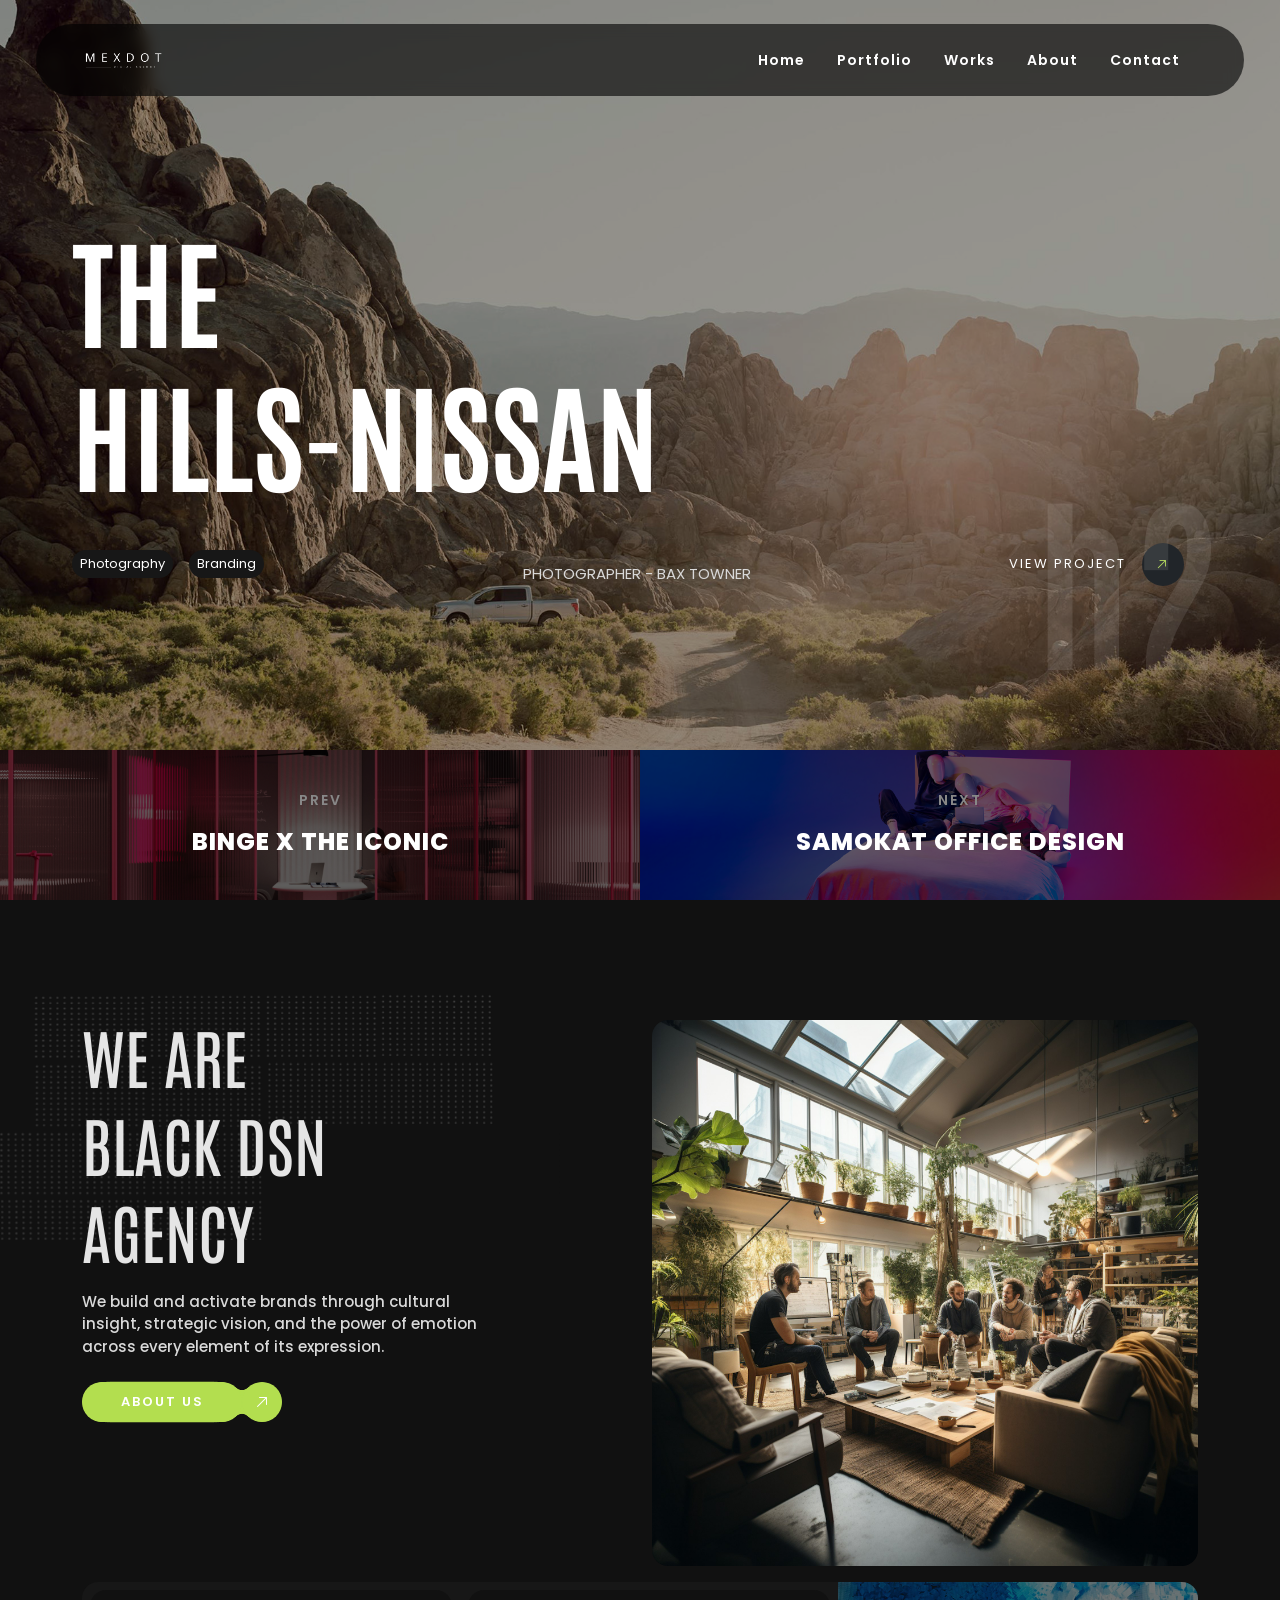
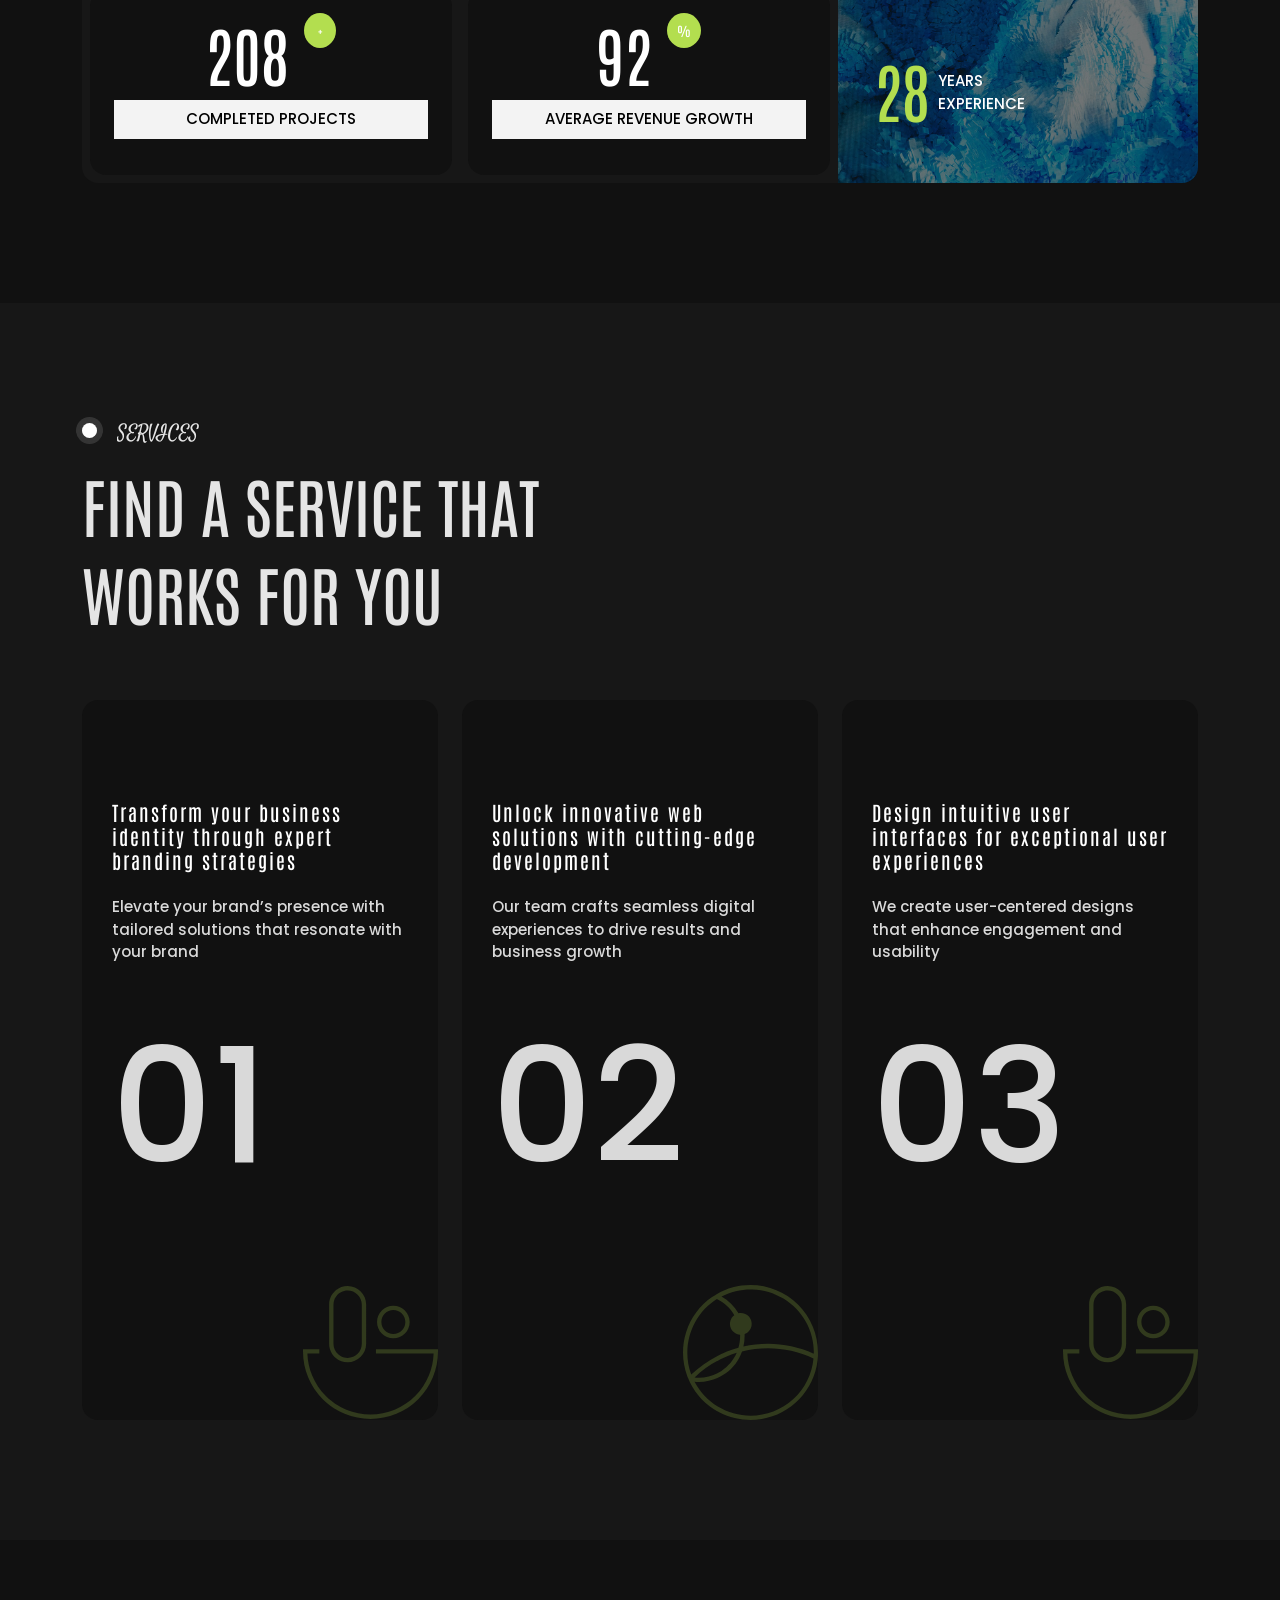
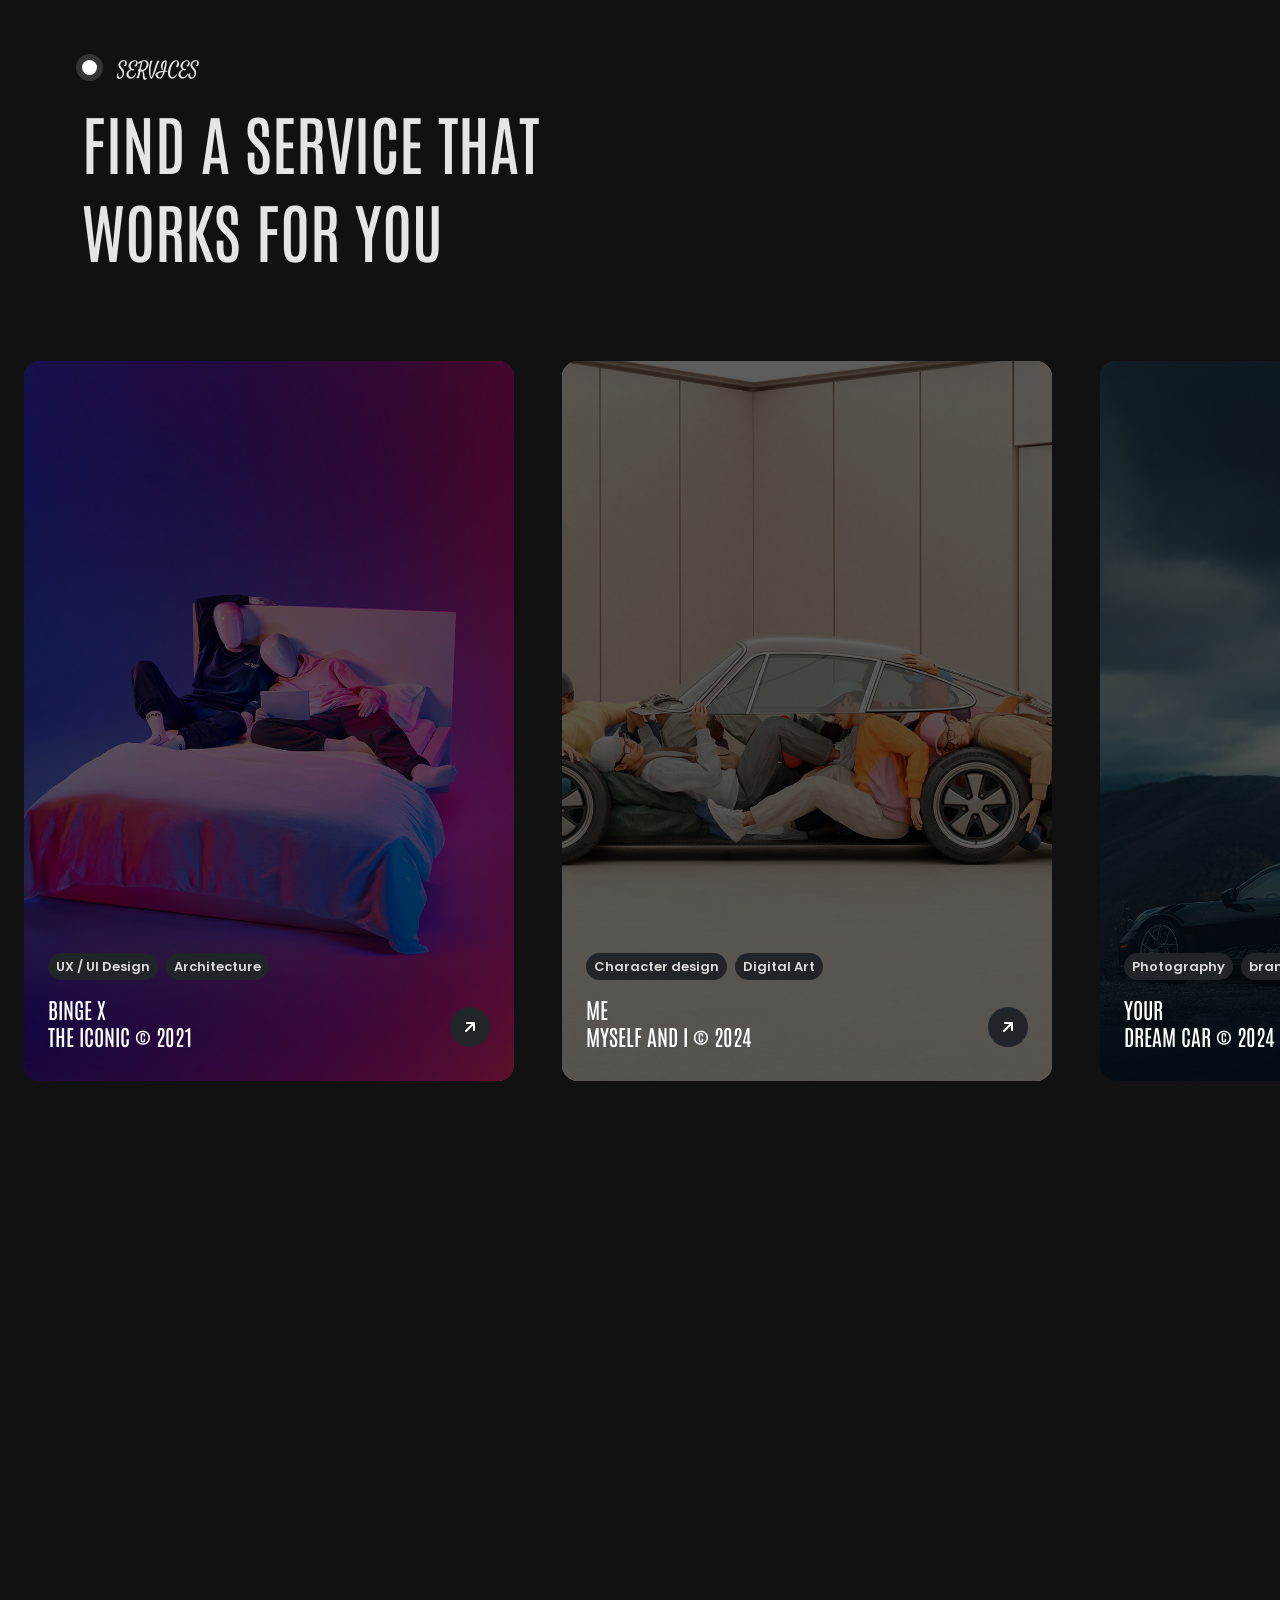
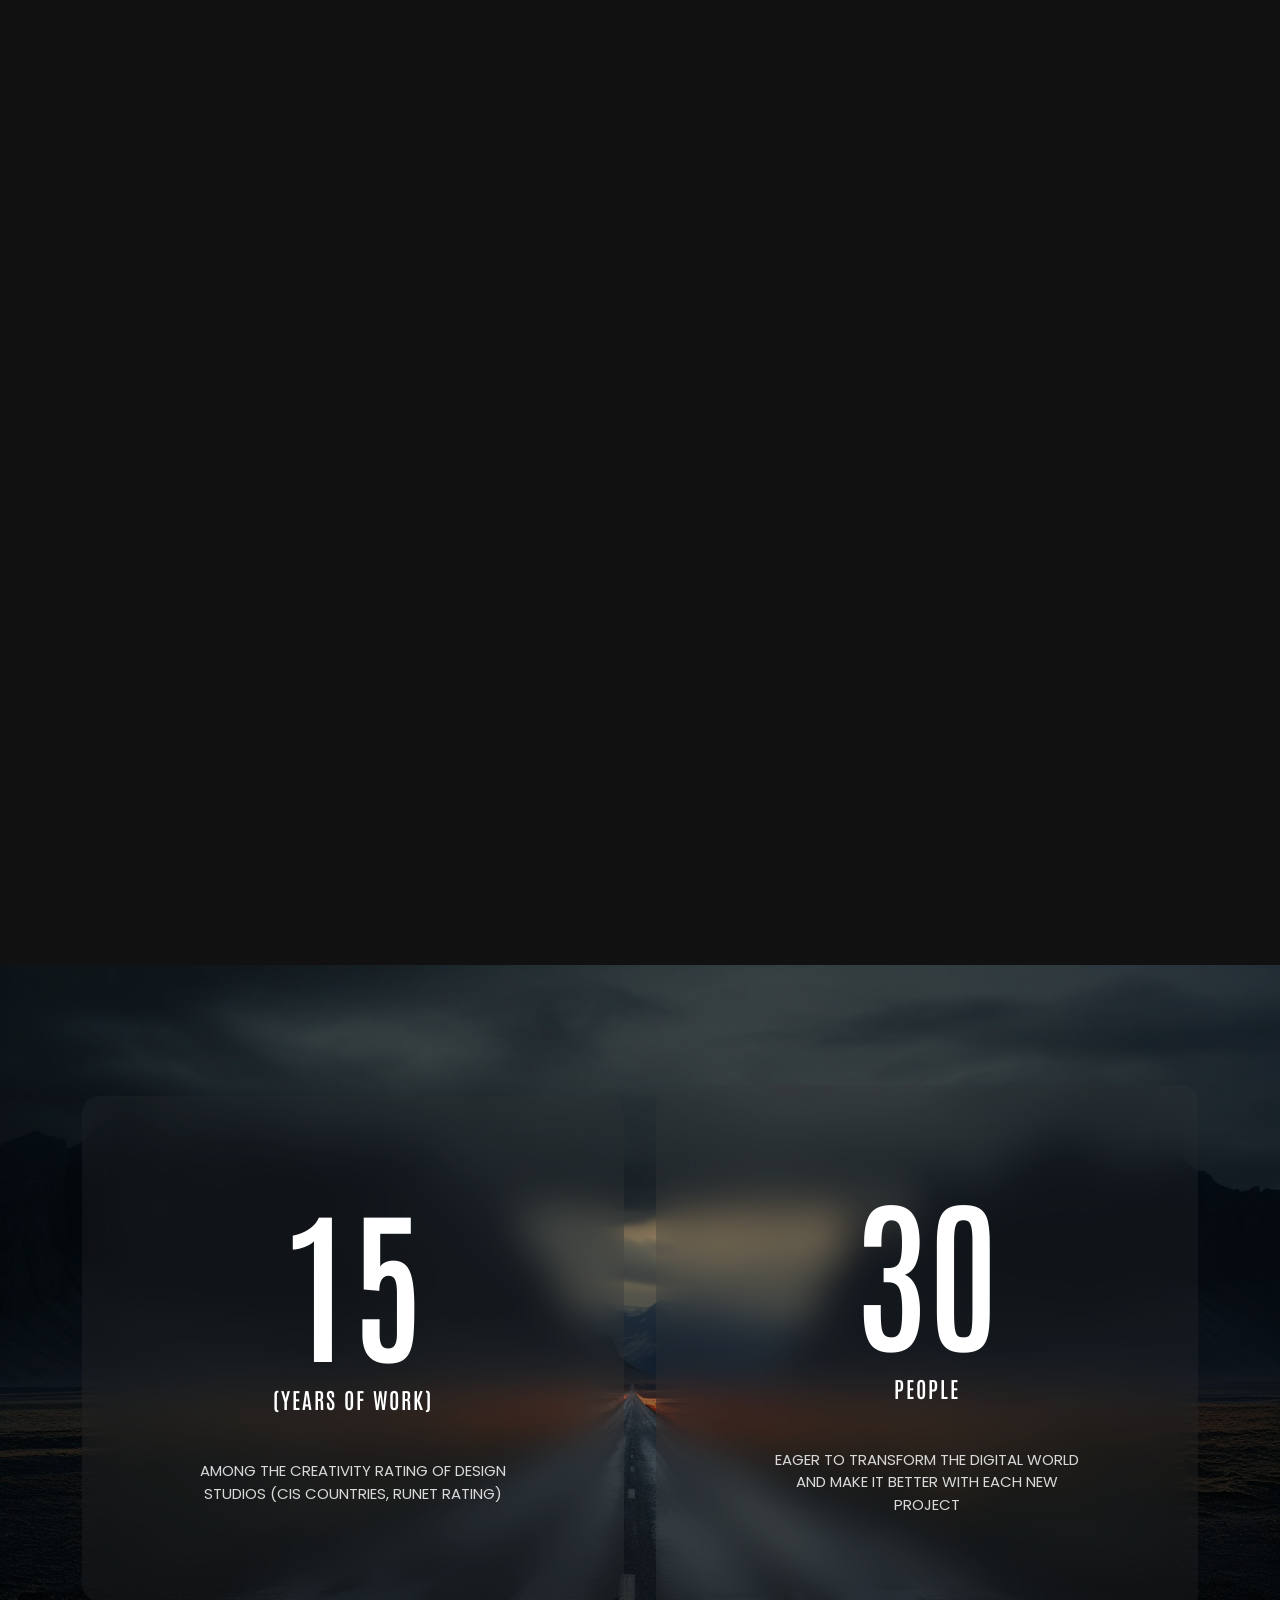
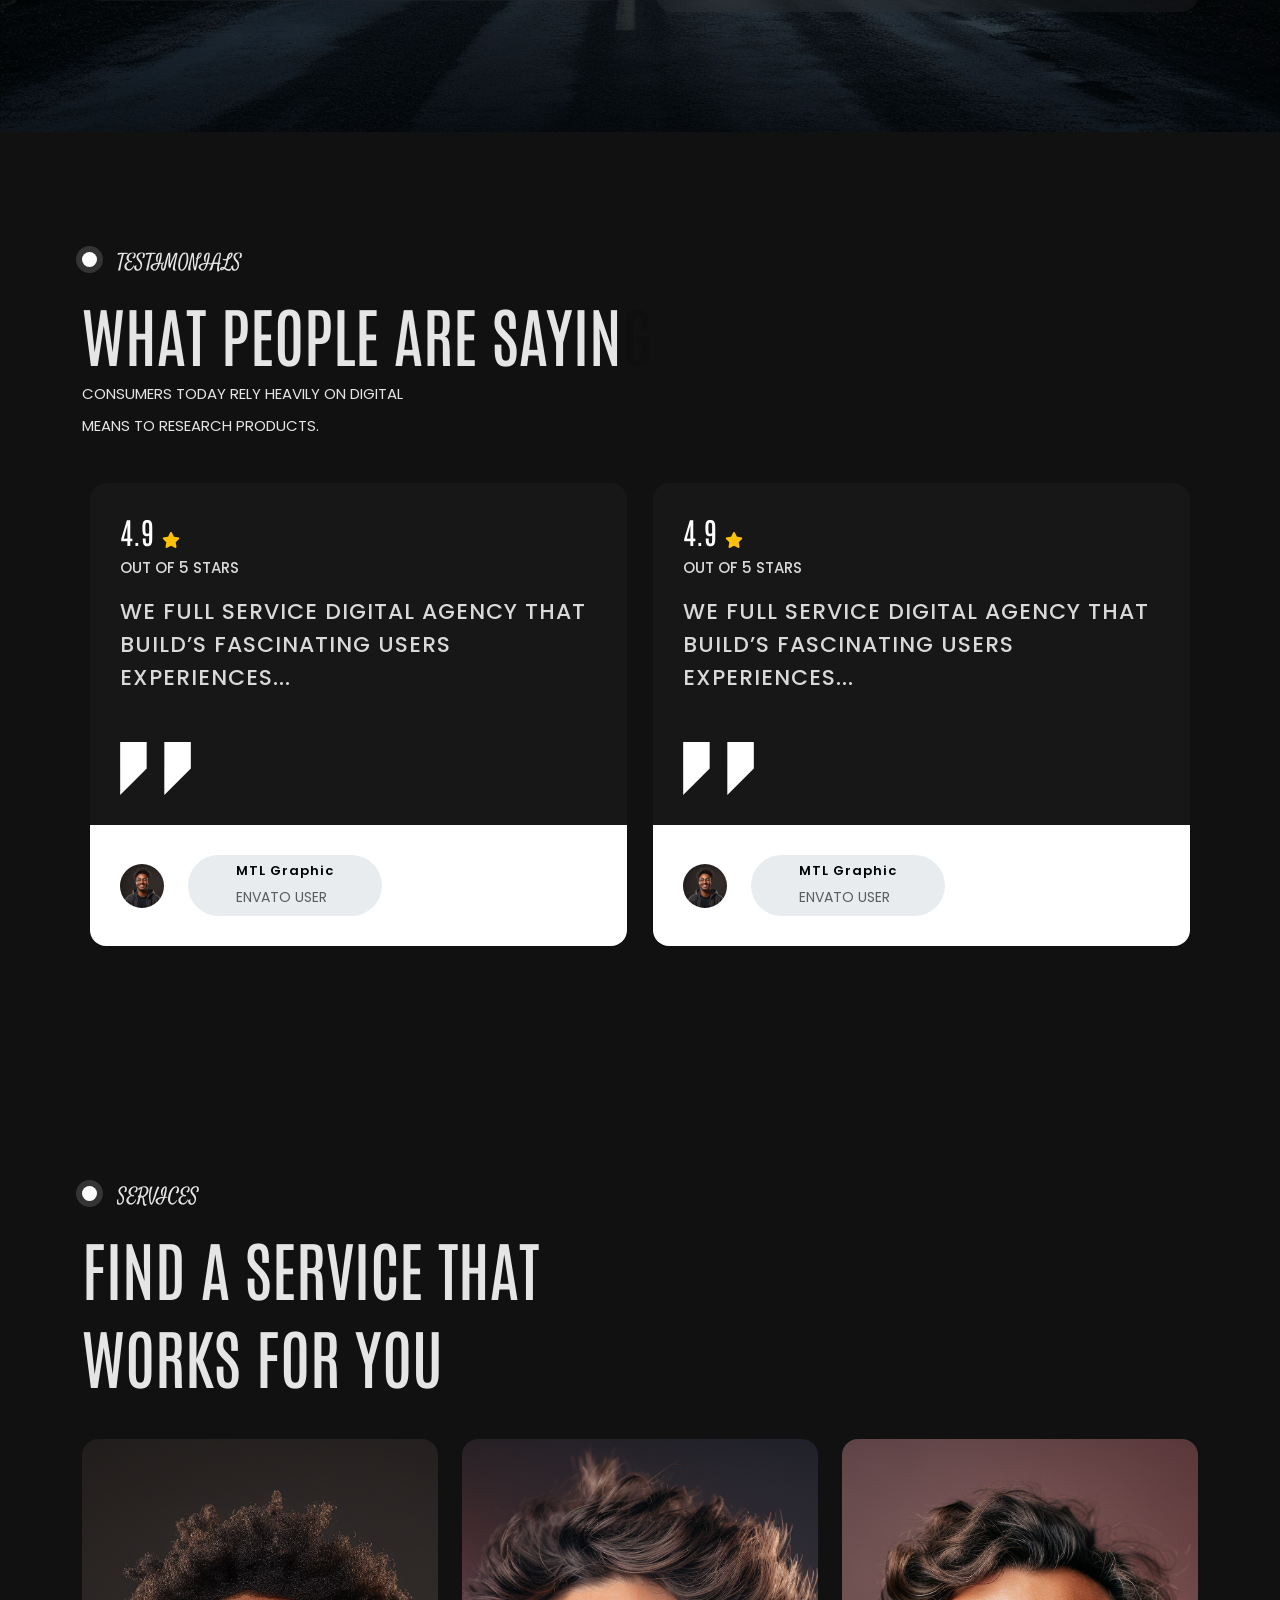
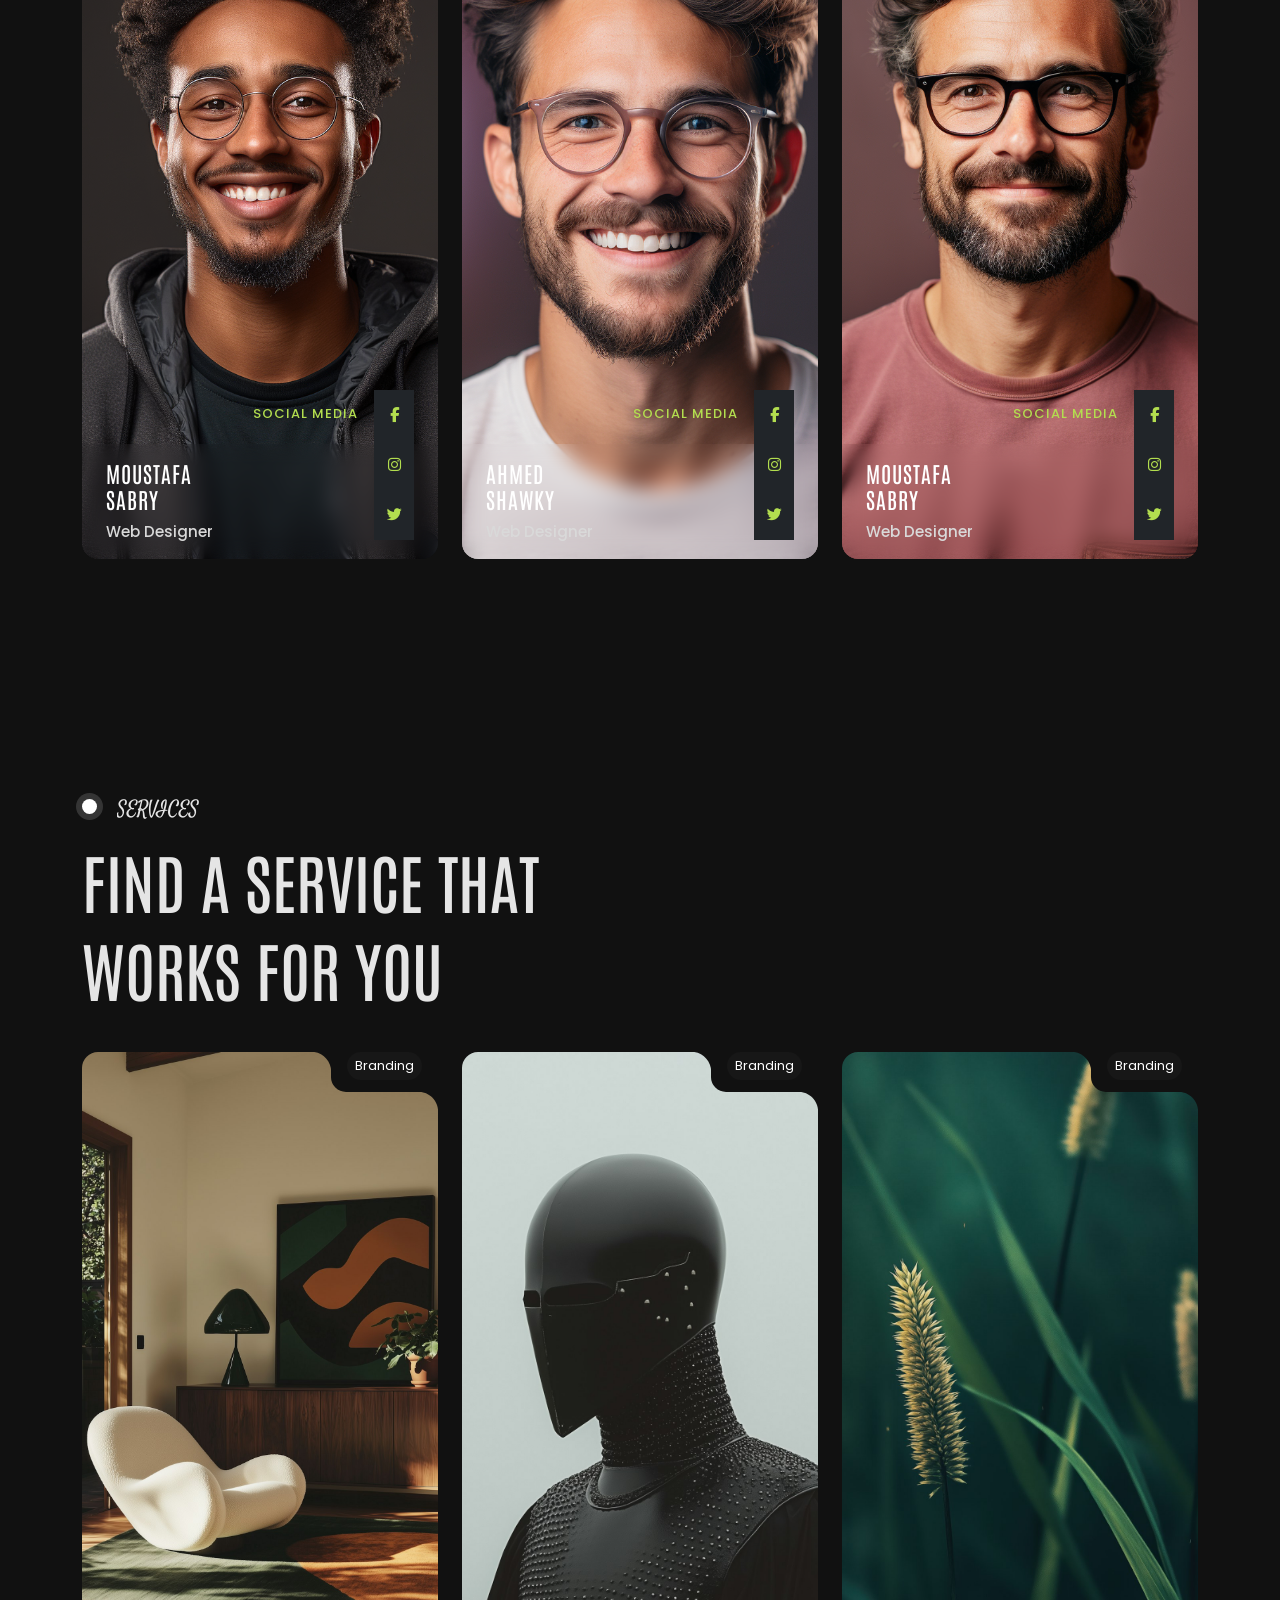
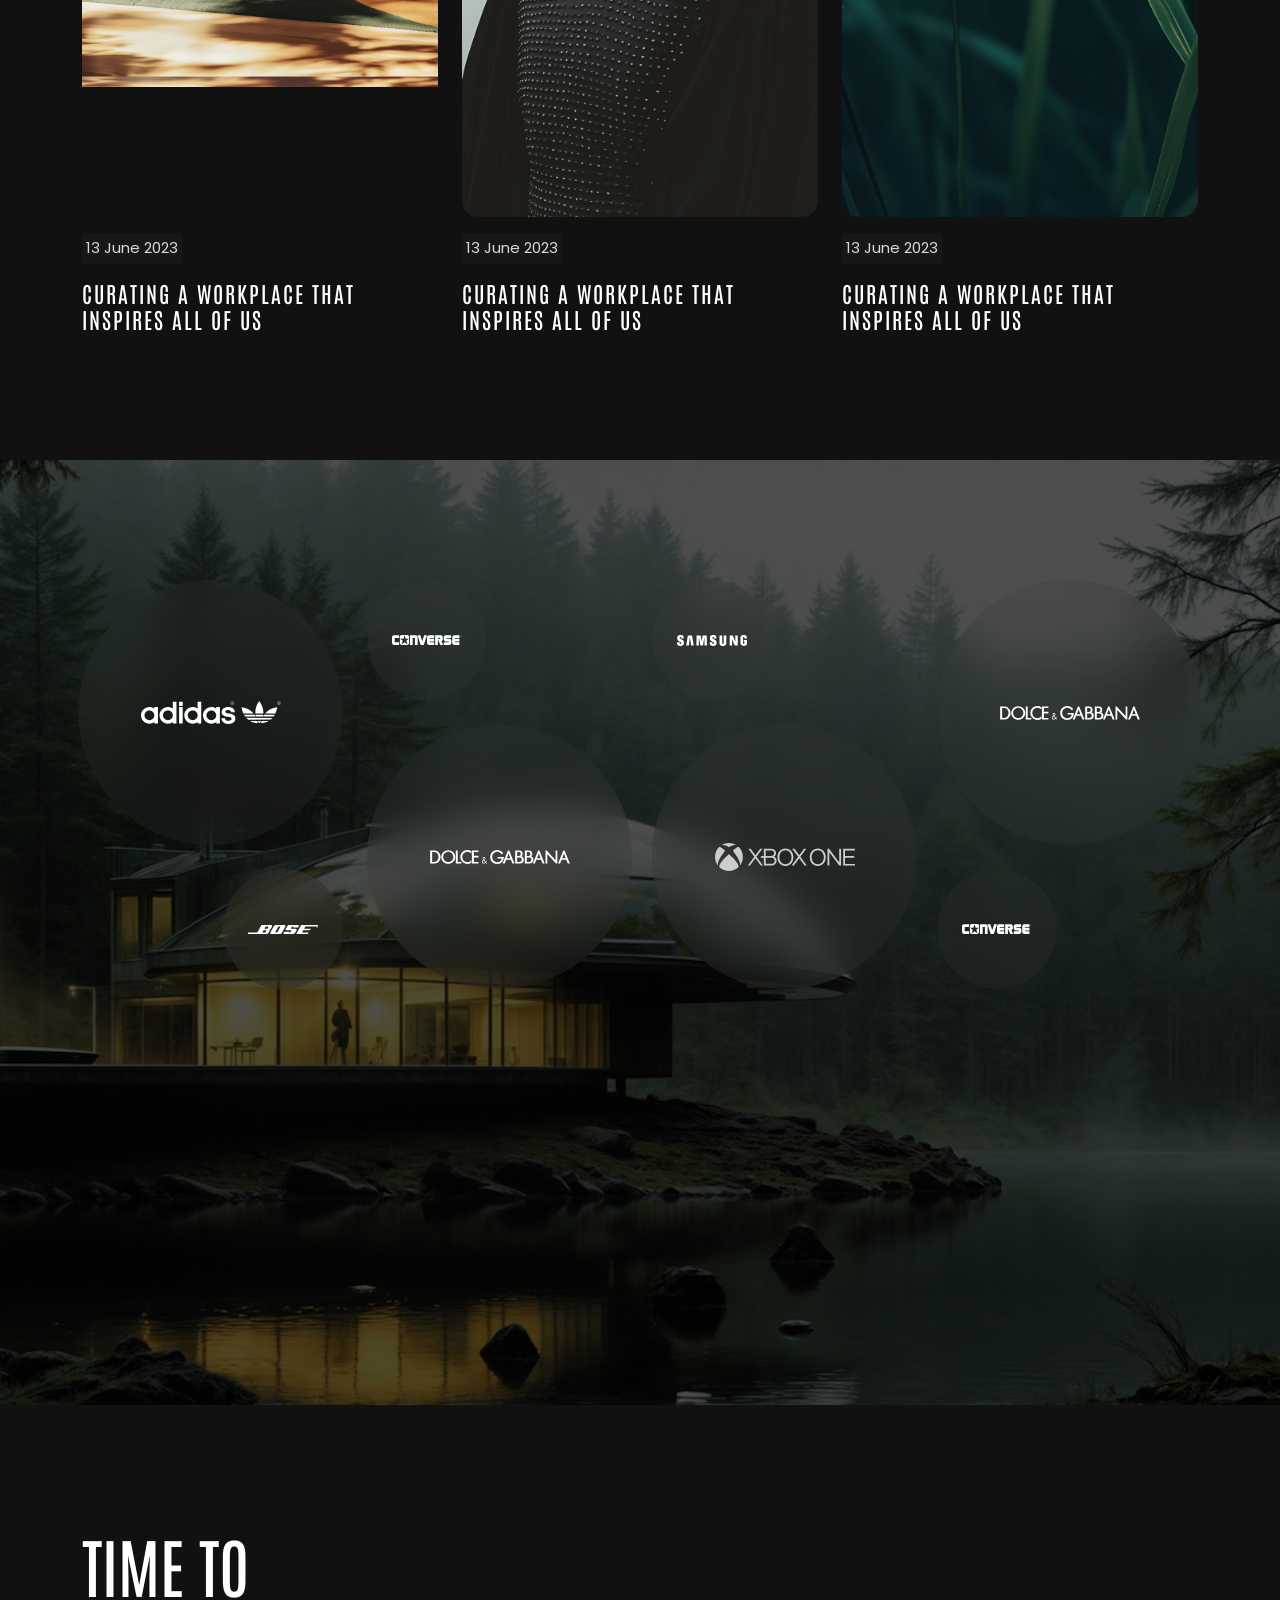
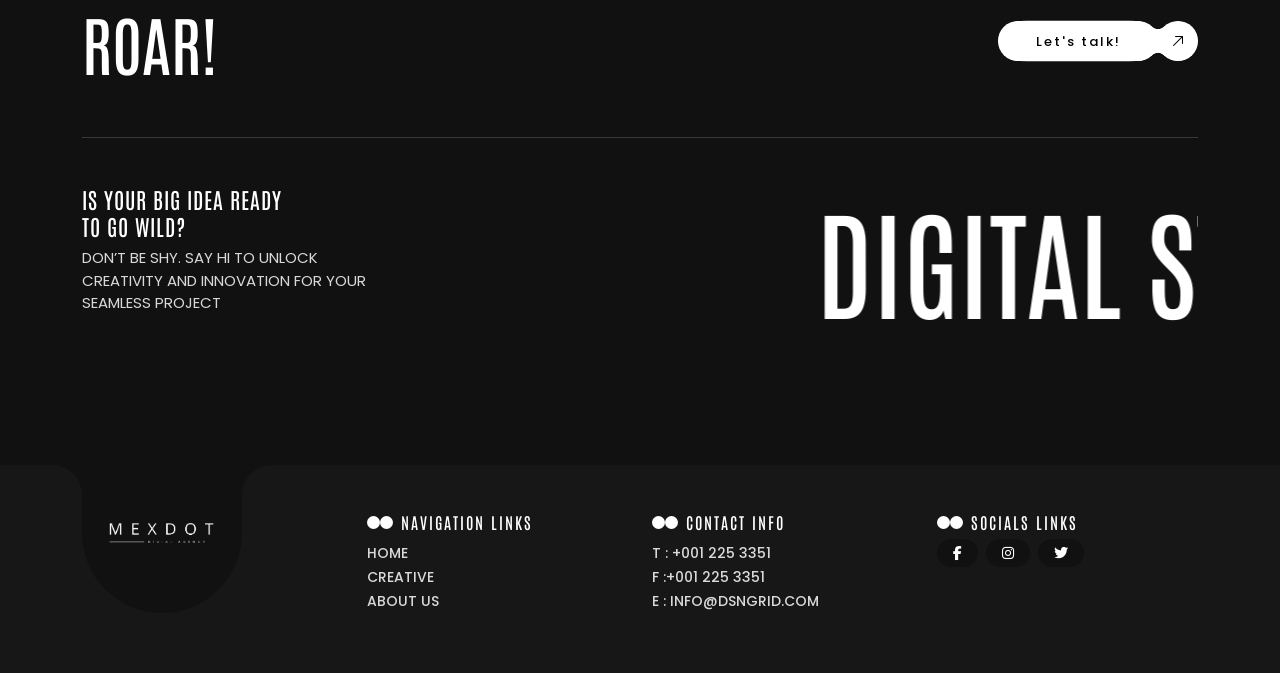
<file: index.html>
<!DOCTYPE html>
<html lang="en">

<head>
    <meta charset="UTF-8">
    <meta name="viewport" content="width=device-width, initial-scale=1.0">
    <title>MexDot</title>
    <!-- poppins-fonts -->
    <link rel="stylesheet" href="fonts/Poppins/stylesheet.css" type="text/css">

    <!-- antonio-fonts -->
    <link rel="stylesheet" href="fonts/Antonio/stylesheet.css" type="text/css">

    <!-- poppins-fonts -->
    <link rel="stylesheet" href="fonts/Satisfy/stylesheet.css" type="text/css">

    <!-- font awesome -->
    <link rel="stylesheet" href="css/all.min.css" type="text/css">

    <!-- bootstrap -->
    <link rel="stylesheet" href="css/bootstrap.min.css" type="text/css">

    <!-- owl carousel -->
    <link rel="sxtylesheet" href="css/owl.theme.default.min.css" type="text/css">
    <link rel="stylesheet" href="css/owl.carousel.min.css" type="text/css">

    <!-- main-css -->
    <link rel="stylesheet" href="css/style.css" type="text/css">

    <!-- responsive-css -->
    <link rel="stylesheet" href="css/responsive.css" type="text/css">


</head>

<body>

    <!-- header -->
    <header class="position-absolute top-0 start-0 z-3 w-100">
        <div class="container-fluid">
            <div
                class="header-wrapper d-flex align-items-center justify-content-center justify-content-between m-4 px-5 py-4 rounded-pill">
                <div class="logo">
                    <a href="javascript:void(0)">
                        <img src="images/logo-light.png" class="img-fluid" alt="logo">
                    </a>
                </div>
                <nav>
                    <ul class="d-flex mb-0">
                        <li class="px-3"><a href="" class="fw-semibold mb-0">Home</a></li>
                        <li class="px-3"><a href="" class="fw-semibold mb-0">Portfolio</a></li>
                        <li class="px-3"><a href="" class="fw-semibold mb-0">Works</a></li>
                        <li class="px-3"><a href="" class="fw-semibold mb-0">About</a></li>
                        <li class="px-3"><a href="" class="fw-semibold mb-0">Contact</a></li>
                    </ul>
                </nav>
                <!-- Mobile Hamburger -->
                <button class="nav-toggle" id="navToggle" aria-label="Toggle navigation">
                    <span></span>
                    <span></span>
                    <span></span>
                </button>
            </div>
            <!-- Mobile slide-down menu -->
            <div class="mobile-menu" id="mobileMenu">
                <ul class="ps-0 mb-0">
                    <li><a href="" class="fw-semibold">Home</a></li>
                    <li><a href="" class="fw-semibold">Portfolio</a></li>
                    <li><a href="" class="fw-semibold">Works</a></li>
                    <li><a href="" class="fw-semibold">About</a></li>
                    <li><a href="" class="fw-semibold">Contact</a></li>
                </ul>
            </div>
        </div>
    </header>

    <main>
        <!-- banner -->
        <section class="banner position-relative">
            <!-- Main Portfolio Container -->
            <div class="portfolio-container position-relative w-100 overflow-hidden">
                <!-- Slide 1 -->
                <div class="portfolio-slide position-absolute top-0 start-0 w-100 h-100  active"
                    style="background-image: url('images/p4.jpg');">
                    <div class="container-fluid">
                        <div class="slide-overlay position-absolute top-0 start-0 w-100 h-100"></div>
                        <div class="main-content position-relative d-flex justify-content-center">
                            <h1 class="project-title fw-bold">THE <br>HILLS-NISSAN</h1>
                            <div class="d-flex justify-content-between justify-content-center align-items-center">
                                <div class="project-meta d-flex align-items-center justify-content-center">
                                    <span class="project-category rounded-pill  px-2 py-1 me-3">Photography</span>
                                    <span class="project-category rounded-pill  px-2 py-1">Branding</span>
                                </div>
                                <div class="project-info d-flex justify-content-between mt-auto">
                                    <p class="photographer-credit mb-0">PHOTOGRAPHER - BAX TOWNER</p>
                                </div>
                                <div class="project-info d-flex justify-content-between mt-auto">

                                    <a href="#" class="view-project-btn me-4">VIEW PROJECT <span
                                            class="ms-3 transition1 rounded-circle bg-dark"><i
                                                class="fa-light fa-arrow-up-right transition1"></i></span></a>
                                </div>
                            </div>
                        </div>
                    </div>
                </div>

                <!-- Slide 2 -->
                <div class="portfolio-slide position-absolute top-0 start-0 w-100 h-100 "
                    style="background-image: url('images/p1.jpg');">
                    <div class="container-fluid">
                        <div class="slide-overlay position-absolute top-0 start-0 w-100 h-100"></div>
                        <div class="main-content position-relative d-flex justify-content-center">
                            <h1 class="project-title fw-bold">Binge x <br>The Iconic</h1>
                            <div class="d-flex justify-content-between justify-content-center align-items-center">
                                <div class="project-meta d-flex align-items-center justify-content-center">
                                    <span class="project-category rounded-pill  px-2 py-1 me-3">Interior Design</span>
                                    <span class="project-category rounded-pill  px-2 py-1">Architecture</span>
                                </div>
                                <div class="project-info d-flex justify-content-between mt-auto">
                                    <p class="photographer-credit mb-0">photographer - Janyon Boshoff</p>
                                </div>
                                <div class="project-info d-flex justify-content-between mt-auto">
                                    <a href="#" class="view-project-btn me-4">VIEW PROJECT <span
                                            class="ms-3 transition1 rounded-circle bg-dark"><i
                                                class="fa-light fa-arrow-up-right transition1"></i></span></a>
                                </div>
                            </div>
                        </div>
                    </div>
                </div>

                <!-- Slide 3 -->
                <div class="portfolio-slide position-absolute top-0 start-0 w-100 h-100 "
                    style="background-image: url('images/p2.jpg');">
                    <div class="container-fluid">
                        <div class="slide-overlay position-absolute top-0 start-0 w-100 h-100"></div>
                        <div class="main-content position-relative d-flex justify-content-center">
                            <h1 class="project-title fw-bold">Me <br>Myself and i</h1>
                            <div class="d-flex justify-content-between justify-content-center align-items-center">
                                <div class="project-meta d-flex align-items-center justify-content-center">
                                    <span class="project-category rounded-pill  px-2 py-1 me-3">Web Design</span>
                                    <span class="project-category rounded-pill  px-2 py-1">Development</span>
                                </div>
                                <div class="project-info d-flex justify-content-between mt-auto">
                                    <p class="photographer-credit mb-0">photographer - Chris Labrooy</p>
                                </div>
                                <div class="project-info d-flex justify-content-between mt-auto">
                                    <a href="#" class="view-project-btn me-4">VIEW PROJECT <span
                                            class="ms-3 transition1 rounded-circle bg-dark"><i
                                                class="fa-light fa-arrow-up-right transition1"></i></span></a>
                                </div>
                            </div>
                        </div>
                    </div>
                </div>

                <!-- Slide 4 -->
                <div class="portfolio-slide position-absolute top-0 start-0 w-100 h-100 "
                    style="background-image: url('images/p3.jpg');">
                    <div class="container-fluid">
                        <div class="slide-overlay position-absolute top-0 start-0 w-100 h-100"></div>
                        <div class="main-content position-relative d-flex justify-content-center">
                            <h1 class="project-title fw-bold">YOUR <br>DREAM CAR</h1>
                            <div class="d-flex justify-content-between justify-content-center align-items-center">
                                <div class="project-meta d-flex align-items-center justify-content-center">
                                    <span class="project-category rounded-pill  px-2 py-1 me-3">Web Design</span>
                                    <span class="project-category rounded-pill  px-2 py-1">Development</span>
                                </div>
                                <div class="project-info d-flex justify-content-between mt-auto">
                                    <p class="photographer-credit mb-0">photographer - Aaron Brimhall</p>
                                </div>
                                <div class="project-info d-flex justify-content-between mt-auto">
                                    <a href="#" class="view-project-btn me-4">VIEW PROJECT <span
                                            class="ms-3 transition1 rounded-circle bg-dark"><i
                                                class="fa-light fa-arrow-up-right transition1"></i></span></a>
                                </div>
                            </div>
                        </div>
                    </div>
                </div>

                <!-- Slide 5 -->
                <div class="portfolio-slide position-absolute top-0 start-0 w-100 h-100 "
                    style="background-image: url('images/p5.jpg');">
                    <div class="container-fluid">
                        <div class="slide-overlay position-absolute top-0 start-0 w-100 h-100"></div>
                        <div class="main-content position-relative d-flex justify-content-center">
                            <h1 class="project-title fw-bold">Church <br>Copenhagen Denmark</h1>
                            <div class="d-flex justify-content-between justify-content-center align-items-center">
                                <div class="project-meta d-flex align-items-center justify-content-center">
                                    <span class="project-category rounded-pill  px-2 py-1 me-3">Web Design</span>
                                    <span class="project-category rounded-pill  px-2 py-1">Development</span>
                                </div>
                                <div class="project-info d-flex justify-content-between mt-auto">
                                    <p class="photographer-credit mb-0">photographer - Kacper Mroczek</p>
                                </div>
                                <div class="project-info d-flex justify-content-between mt-auto">
                                    <a href="#" class="view-project-btn me-4">VIEW PROJECT <span
                                            class="ms-3 transition1 rounded-circle bg-dark"><i
                                                class="fa-light fa-arrow-up-right transition1"></i></span></a>
                                </div>
                            </div>
                        </div>
                    </div>
                </div>

                <!-- Slide 6 -->
                <div class="portfolio-slide position-absolute top-0 start-0 w-100 h-100 "
                    style="background-image: url('images/p6.jpg');">
                    <div class="container-fluid">
                        <div class="slide-overlay position-absolute top-0 start-0 w-100 h-100"></div>
                        <div class="main-content position-relative d-flex justify-content-center">
                            <h1 class="project-title fw-bold">LOST <br>RENDER</h1>
                            <div class="d-flex justify-content-between justify-content-center align-items-center">
                                <div class="project-meta d-flex align-items-center justify-content-center">
                                    <span class="project-category rounded-pill  px-2 py-1 me-3">Web Design</span>
                                    <span class="project-category rounded-pill  px-2 py-1">Development</span>
                                </div>
                                <div class="project-info d-flex justify-content-between mt-auto">
                                    <p class="photographer-credit mb-0">photographer - CJ Gong</p>
                                </div>
                                <div class="project-info d-flex justify-content-between mt-auto">
                                    <a href="#" class="view-project-btn me-4">VIEW PROJECT <span
                                            class="ms-3 transition1 rounded-circle bg-dark"><i
                                                class="fa-light fa-arrow-up-right transition1"></i></span></a>
                                </div>
                            </div>
                        </div>
                    </div>
                </div>

                <!-- Slide 7 -->
                <div class="portfolio-slide position-absolute top-0 start-0 w-100 h-100 "
                    style="background-image: url('images/p7.jpg');">
                    <div class="container-fluid">
                        <div class="slide-overlay position-absolute top-0 start-0 w-100 h-100"></div>
                        <div class="main-content position-relative d-flex justify-content-center">
                            <h1 class="project-title fw-bold">Samokat <br>office</h1>
                            <div class="d-flex justify-content-between justify-content-center align-items-center">
                                <div class="project-meta d-flex align-items-center justify-content-center">
                                    <span class="project-category rounded-pill  px-2 py-1 me-3">Web Design</span>
                                    <span class="project-category rounded-pill  px-2 py-1">Development</span>
                                </div>
                                <div class="project-info d-flex justify-content-between mt-auto">
                                    <p class="photographer-credit mb-0">photographer - KIDZ Studio</p>
                                </div>
                                <div class="project-info d-flex justify-content-between mt-auto">
                                    <a href="#" class="view-project-btn me-4">VIEW PROJECT <span
                                            class="ms-3 transition1 rounded-circle bg-dark"><i
                                                class="fa-light fa-arrow-up-right transition1"></i></span></a>
                                </div>
                            </div>
                        </div>
                    </div>
                </div>

            </div>

            <!-- Bottom Split Navigation -->
            <div class="bottom-navigation position-absolute bottom-0 start-0 w-100 d-flex">
                <div class="nav-section position-relative overflow-hidden prev-nav"
                    style="background-image: url(images/p4.jpg);">
                    <div class="nav-content position-relative h-100 d-flex justify-content-between text-center">
                        <div class="nav-label fw-semibold">PREV</div>
                        <div class="nav-title mt-auto">SAMOKAT OFFICE</div>
                    </div>
                </div>

                <div class="nav-section position-relative overflow-hidden next-nav"
                    style="background-image: url(images/p1.jpg);">
                    <div class="nav-content position-relative h-100 d-flex justify-content-between text-center">
                        <div class="nav-label fw-semibold">NEXT</div>
                        <div class="nav-title mt-auto">BINGE X THE ICONIC</div>
                    </div>
                </div>
            </div>

            <!-- Slide Number -->
            <div class="slide-number position-absolute">h2</div>

        </section>

        <!-- about -->
        <section class="about py position-relative">
            <div class="container">
                <div class="row mb-3">
                    <div class="col-lg-6 col-md-12">
                        <div class="section">
                            <div class="text-wrap d-flex">
                                <!-- line 1 -->
                                <div class="line position-relative">
                                    <h2 class="text m-0 base z-3">WE ARE</h2>
                                    <h2 class="text m-0 white position-absolute z-3">WE ARE</h2>
                                </div>
                                <!-- line 2 -->
                                <div class="line position-relative">
                                    <h2 class="text m-0 base z-3">BLACK DSN</h2>
                                    <h2 class="text m-0 white position-absolute z-3">BLACK DSN</h2>
                                </div>
                                <!-- line 3 -->
                                <div class="line position-relative">
                                    <h2 class="text m-0 base z-3">AGENCY</h2>
                                    <h2 class="text m-0 white position-absolute z-3">AGENCY</h2>
                                </div>
                            </div>
                        </div>
                        <p class="w-75 fw-medium my-4">We build and activate brands through cultural insight,
                            strategic vision, and the power of emotion across every element of its expression.</p>
                        <!-- about button -->
                        <svg width="0" height="0" style="position:absolute">
                            <defs>
                                <filter id="gooey">
                                    <feGaussianBlur in="SourceGraphic" stdDeviation="6" result="blur" />
                                    <feColorMatrix in="blur" mode="matrix" values="
      1 0 0 0 0
      0 1 0 0 0
      0 0 1 0 0
      0 0 0 22 -10" result="goo" />
                                    <feBlend in="SourceGraphic" in2="goo" />
                                </filter>
                            </defs>
                        </svg>

                        <div class="button-wrap">
                            <div class="gooey-btn transition1 d-inline-block position-relative" id="aboutBtn">
                                <button aria-label="About Us">
                                    <div class="cursor"><i></i><b></b></div>
                                    <div class="group position-relative d-flex align-items-center">
                                        <div
                                            class="pill align-items-center justify-content-center position-relative overflow-hidden">
                                            ABOUT&nbsp;US</div>
                                        <div class="circle transition1">
                                            <div class="arrow d-flex align-items-center justify-content-center"><i
                                                    class="fa-light fa-arrow-up-right transition1"></i></div>
                                        </div>
                                    </div>
                                </button>
                            </div>
                        </div>
                    </div>
                    <div class="col-lg-6 col-md-12">
                        <div class="about-img-wrapper rounded-4 overflow-hidden">
                            <img src="images/hero.jpg" width="100%" height="385" alt="img">
                        </div>
                    </div>
                </div>
                <div class="about-achi overflow-hidden rounded-4 w-100 d-flex">
                    <div class="about-item m-2 rounded-4 p-4 text-center ">
                        <h2 class="text-white">208 <sup class="mb-5"><span class="rounded-circle "
                                    style="padding: 9px 14px;">+</span></sup></h2>
                        <p class="py-2 fw-medium mb-0">COMPLETED PROJECTS</p>
                    </div>
                    <div class="about-item m-2 rounded-4 p-4 text-center ">
                        <h2 class="text-white">92 <sup class="mb-5"><span class="rounded-circle "
                                    style="padding: 9px 10px;">%</span></sup></h2>
                        <p class="py-2 fw-medium mb-0">AVERAGE REVENUE GROWTH</p>
                    </div>
                    <div class="about-item ">
                        <div class="about-img-wrapper position-relative">
                            <img src="images/bg-video.jpg" width="100%" class="img-fluid" alt="">
                            <div
                                class="about-img-wrapper-cnt position-absolute d-flex align-items-center justify-content-center">
                                <h2>28</h2>
                                <p class="mb-0 fw-medium text-white ps-2">YEARS <br> EXPERIENCE</p>
                            </div>
                        </div>
                    </div>
                </div>

            </div>
            </div>
        </section>

        <!-- services -->
        <section class="service py ">
            <div class="container">
                <!-- title -->
                <div class="section">
                    <div class="text-wrap d-flex">

                        <!-- line 1 -->
                        <div class="line d-flex position-relative">
                            <h6 class="mb-0 d-flex"></h6>
                            <h2 class="text title-top d-flex base z-3" style="margin-left: 21px;">SERVICES</h2>
                            <h2 class="text title-top d-flex white position-absolute z-3" style="margin-left: 35px;">
                                SERVICES</h2>
                        </div>
                        <!-- line 2 -->
                        <div class="line position-relative">
                            <h2 class="text m-0 base z-3">Find a service That</h2>
                            <h2 class="text m-0 white position-absolute z-3">Find a service That</h2>
                        </div>
                        <!-- line 3 -->
                        <div class="line position-relative">
                            <h2 class="text m-0 base z-3">works for you</h2>
                            <h2 class="text m-0 white position-absolute z-3">works for you</h2>
                        </div>
                    </div>
                </div>

                <div class="row mt-5 pt-4">
                    <div class="col-lg-4">
                        <div class="service-item position-relative rounded-4 ">
                            <h5 class="mb-4">Transform your business identity through expert branding strategies</h5>
                            <p class="fw-medium mb-5">Elevate your brand’s presence with tailored solutions that
                                resonate with your brand</p>
                            <h3>01</h3>
                            <div class="icon position-absolute bottom-0 end-0">
                                <svg xmlns="http://www.w3.org/2000/svg" viewBox="0 0 62 61" fill="#313A1D">
                                    <path fill-rule="evenodd" clip-rule="evenodd"
                                        d="M27 8.5V26.5C27 30.0898 24.0899 33 20.5 33C16.9102 33 14 30.0899 14 26.5V8.5C14 4.91015 16.9102 2 20.5 2C24.0899 2 27 4.91015 27 8.5ZM12 8.5C12 3.80558 15.8056 0 20.5 0C25.1944 0 29 3.80558 29 8.5V26.5C29 31.1944 25.1944 35 20.5 35C15.8056 35 12 31.1944 12 26.5V8.5ZM41.5 22C44.5376 22 47 19.5376 47 16.5C47 13.4624 44.5376 11 41.5 11C38.4624 11 36 13.4624 36 16.5C36 19.5376 38.4624 22 41.5 22ZM41.5 24C45.6421 24 49 20.6421 49 16.5C49 12.3579 45.6421 9 41.5 9C37.3579 9 34 12.3579 34 16.5C34 20.6421 37.3579 24 41.5 24ZM42.8632 58.6403C39.1021 60.1982 35.071 61 31 61C26.929 61 22.8979 60.1982 19.1368 58.6403C15.3757 57.0824 11.9583 54.7989 9.07968 51.9203C6.20107 49.0417 3.91763 45.6243 2.35973 41.8632C0.801836 38.1021 0 34.071 0 30V29H0.999999L7.5 29L7.5 31L2.01725 31C2.13687 34.4672 2.87779 37.8876 4.20749 41.0978C5.66487 44.6163 7.801 47.8132 10.4939 50.5061C13.1868 53.199 16.3837 55.3351 19.9022 56.7925C23.4206 58.2499 27.1917 59 31 59C34.8083 59 38.5794 58.2499 42.0978 56.7925C45.6163 55.3351 48.8132 53.199 51.5061 50.5061C54.199 47.8132 56.3351 44.6163 57.7925 41.0978C59.1222 37.8877 59.8631 34.4672 59.9828 31L33.5 31V29L61 29H62V30C62 34.071 61.1982 38.1021 59.6403 41.8632C58.0824 45.6243 55.7989 49.0417 52.9203 51.9203C50.0417 54.7989 46.6243 57.0824 42.8632 58.6403Z"
                                        fill="#313A1D"></path>
                                </svg>
                            </div>
                        </div>
                    </div>
                    <div class="col-lg-4">
                        <div class="service-item position-relative rounded-4 ">
                            <h5 class="mb-4">Unlock innovative web solutions with cutting-edge development</h5>
                            <p class="fw-medium mb-5">Our team crafts seamless digital experiences to drive results and
                                business growth</p>
                            <h3>02</h3>
                            <div class="icon position-absolute bottom-0 end-0">
                                <svg xmlns="http://www.w3.org/2000/svg" viewBox="0 0 60 60" fill="#313A1D">
                                    <path
                                        d="M30.0115 7.23803e-06C24.723 -0.00367286 19.5281 1.39604 14.9573 4.05635C14.2603 4.47264 13.573 4.90839 12.9147 5.3634C7.44186 9.15007 3.38539 14.6509 1.38526 20.9984C-0.614867 27.3458 -0.444969 34.1786 1.86838 40.4188C1.96519 40.7092 2.08145 40.9899 2.19762 41.2706C2.39124 41.7482 2.59467 42.2131 2.80765 42.6649C2.8851 42.8391 2.96255 43.0135 3.04968 43.1877C5.89744 49.0029 10.5494 53.7411 16.3114 56.695C22.0734 59.6489 28.6363 60.6601 35.0202 59.5776C41.4041 58.4951 47.2666 55.377 51.7327 50.6887C56.1988 46.0004 59.0289 39.9934 59.8004 33.5645C59.8876 32.8771 59.9553 32.1802 59.9843 31.4831C59.9843 30.9894 59.9843 30.515 59.9843 30.0116C59.9843 22.0587 56.8278 14.4309 51.208 8.8038C45.5881 3.17665 37.9644 0.010269 30.0115 7.23803e-06ZM1.93621 30.0116C1.93916 25.2663 3.14495 20.5993 5.44066 16.4464C7.73637 12.2934 11.0471 8.7901 15.0639 6.26368C18.2802 7.83988 20.9705 10.315 22.8088 13.3891C22.0143 13.9806 21.4205 14.8014 21.1073 15.7411C20.7941 16.6807 20.7767 17.6939 21.0574 18.6438C21.3382 19.5936 21.9035 20.4345 22.6772 21.053C23.4509 21.6714 24.3955 22.0376 25.3839 22.1021C25.3839 22.3345 25.3839 22.5571 25.3839 22.7895C25.38 24.5233 25.129 26.2478 24.6385 27.9108C16.7655 30.074 9.55333 34.1592 3.64979 39.7993C2.49553 36.6661 1.91506 33.3505 1.93621 30.0116ZM23.8835 30.147C22.4514 33.4234 20.0952 36.2115 17.1034 38.1699C14.1117 40.1283 10.6139 41.1722 7.03819 41.174C6.40763 41.176 5.77747 41.1436 5.15042 41.077C10.4659 36.0325 16.878 32.288 23.8835 30.1373V30.147ZM30.0115 58.0869C24.8848 58.0846 19.8567 56.6786 15.4723 54.0213C11.088 51.3641 7.51493 47.5571 5.14073 43.0133C5.77 43.0714 6.39928 43.1102 7.07696 43.1102C11.2855 43.1049 15.3886 41.7934 18.8203 39.3571C22.252 36.9207 24.8431 33.4795 26.236 29.5081C36.8666 26.8406 48.0935 27.9458 57.9999 32.6351C57.3459 39.6025 54.1135 46.0746 48.9361 50.7828C43.7587 55.491 37.0095 58.0958 30.0115 58.0869ZM58.0869 30.5635C48.3041 26.105 37.327 24.9859 26.8458 27.3783C27.1992 25.8708 27.3811 24.3282 27.388 22.7798C27.388 22.4603 27.388 22.1408 27.388 21.8117C28.4446 21.4145 29.3293 20.6607 29.8889 19.6804C30.4485 18.7001 30.6478 17.5551 30.4526 16.4433C30.2573 15.3315 29.6797 14.3229 28.8196 13.5919C27.9595 12.8609 26.8709 12.4537 25.7422 12.4404C25.3766 12.4407 25.0123 12.4861 24.6578 12.5758C22.8395 9.47138 20.2392 6.89784 17.1162 5.11168C21.3949 2.88658 26.1747 1.80118 30.9948 1.96011C35.8149 2.11904 40.513 3.51693 44.6358 6.01905C48.7587 8.52117 52.1673 12.0431 54.5335 16.2455C56.8997 20.4478 58.1435 25.1889 58.145 30.0116C58.0869 30.1858 58.0772 30.3698 58.0675 30.5538L58.0869 30.5635Z">
                                    </path>
                                </svg>
                            </div>
                        </div>
                    </div>
                    <div class="col-lg-4">
                        <div class="service-item position-relative rounded-4 ">
                            <h5 class="mb-4">Design intuitive user interfaces for exceptional user experiences</h5>
                            <p class="fw-medium mb-5">We create user-centered designs that enhance engagement and
                                usability</p>
                            <h3>03</h3>
                            <div class="icon position-absolute bottom-0 end-0">
                                <svg xmlns="http://www.w3.org/2000/svg" viewBox="0 0 62 61" fill="#313A1D">
                                    <path fill-rule="evenodd" clip-rule="evenodd"
                                        d="M27 8.5V26.5C27 30.0898 24.0899 33 20.5 33C16.9102 33 14 30.0899 14 26.5V8.5C14 4.91015 16.9102 2 20.5 2C24.0899 2 27 4.91015 27 8.5ZM12 8.5C12 3.80558 15.8056 0 20.5 0C25.1944 0 29 3.80558 29 8.5V26.5C29 31.1944 25.1944 35 20.5 35C15.8056 35 12 31.1944 12 26.5V8.5ZM41.5 22C44.5376 22 47 19.5376 47 16.5C47 13.4624 44.5376 11 41.5 11C38.4624 11 36 13.4624 36 16.5C36 19.5376 38.4624 22 41.5 22ZM41.5 24C45.6421 24 49 20.6421 49 16.5C49 12.3579 45.6421 9 41.5 9C37.3579 9 34 12.3579 34 16.5C34 20.6421 37.3579 24 41.5 24ZM42.8632 58.6403C39.1021 60.1982 35.071 61 31 61C26.929 61 22.8979 60.1982 19.1368 58.6403C15.3757 57.0824 11.9583 54.7989 9.07968 51.9203C6.20107 49.0417 3.91763 45.6243 2.35973 41.8632C0.801836 38.1021 0 34.071 0 30V29H0.999999L7.5 29L7.5 31L2.01725 31C2.13687 34.4672 2.87779 37.8876 4.20749 41.0978C5.66487 44.6163 7.801 47.8132 10.4939 50.5061C13.1868 53.199 16.3837 55.3351 19.9022 56.7925C23.4206 58.2499 27.1917 59 31 59C34.8083 59 38.5794 58.2499 42.0978 56.7925C45.6163 55.3351 48.8132 53.199 51.5061 50.5061C54.199 47.8132 56.3351 44.6163 57.7925 41.0978C59.1222 37.8877 59.8631 34.4672 59.9828 31L33.5 31V29L61 29H62V30C62 34.071 61.1982 38.1021 59.6403 41.8632C58.0824 45.6243 55.7989 49.0417 52.9203 51.9203C50.0417 54.7989 46.6243 57.0824 42.8632 58.6403Z"
                                        fill="#313A1D"></path>
                                </svg>
                            </div>
                        </div>
                    </div>
                </div>
            </div>
        </section>

        <!-- service2 -->
        <section class="service2 py ">
            <div class="container">
                <div class="section">
                    <div class="text-wrap d-flex">

                        <!-- line 1 -->
                        <div class="line d-flex position-relative">
                            <h6 class="mb-0 d-flex"></h6>
                            <h2 class="text title-top d-flex base z-3" style="margin-left: 21px;">SERVICES</h2>
                            <h2 class="text title-top d-flex white position-absolute z-3" style="margin-left: 35px;">
                                SERVICES</h2>
                        </div>
                        <!-- line 2 -->
                        <div class="line position-relative">
                            <h2 class="text m-0 base z-3">Find a service That</h2>
                            <h2 class="text m-0 white position-absolute z-3">Find a service That</h2>
                        </div>
                        <!-- line 3 -->
                        <div class="line position-relative">
                            <h2 class="text m-0 base z-3">works for you</h2>
                            <h2 class="text m-0 white position-absolute z-3">works for you</h2>
                        </div>
                    </div>
                </div>
            </div>

            <div class="service2-outer overflow-hidden">
                <div class="service2-wrapper mt-5 pt-5 d-flex align-items-center w-100 ">
                    <div class="service2-item mx-4 position-relative rounded-4 overflow-hidden ">
                        <div class="service2-img" style="background-image: url(images/p1.jpg);">
                            <div class="service2-cnt z-3 position-absolute bottom-0 start-0 w-100 p-4">
                                <div class="d-flex">
                                    <p class="px-2 py-1 bg-dark fw-semibold rounded-pill">UX / UI Design</p>
                                    <p class="px-2 py-1 ms-2 bg-dark fw-semibold rounded-pill">Architecture</p>
                                </div>
                                <div class="d-flex align-items-center justify-content-center justify-content-between">
                                    <h4 class="fw-medium">Binge x <br> The Iconic © 2021</h4>
                                    <a href="javascript:void(0)"
                                        class="text-white rounded-circle bg-dark mb-0 d-flex align-items-center justify-content-center"><i
                                            class="fa-solid fa-arrow-up-right transition1"></i></a>
                                </div>
                            </div>
                        </div>
                    </div>
                    <div class="service2-item mx-4 position-relative rounded-4 overflow-hidden ">
                        <div class="service2-img" style="background-image: url(images/p2.jpg);">
                            <div class="service2-cnt z-3 position-absolute bottom-0 start-0 w-100 p-4">
                                <div class="d-flex">
                                    <p class="px-2 py-1 bg-dark fw-semibold rounded-pill">Character design</p>
                                    <p class="px-2 py-1 ms-2 bg-dark fw-semibold rounded-pill">Digital Art</p>
                                </div>
                                <div class="d-flex align-items-center justify-content-center justify-content-between">
                                    <h4 class="fw-medium">Me <br> Myself and i © 2024</h4>
                                    <a href="javascript:void(0)"
                                        class="text-white rounded-circle bg-dark mb-0 d-flex align-items-center justify-content-center"><i
                                            class="fa-solid fa-arrow-up-right transition1"></i></a>
                                </div>
                            </div>
                        </div>
                    </div>
                    <div class="service2-item mx-4 position-relative rounded-4 overflow-hidden ">
                        <div class="service2-img" style="background-image: url(images/p3.jpg);">
                            <div class="service2-cnt z-3 position-absolute bottom-0 start-0 w-100 p-4">
                                <div class="d-flex">
                                    <p class="px-2 py-1 bg-dark fw-semibold rounded-pill">Photography</p>
                                    <p class="px-2 py-1 ms-2 bg-dark fw-semibold rounded-pill">branding</p>
                                </div>
                                <div class="d-flex align-items-center justify-content-center justify-content-between">
                                    <h4 class="fw-medium">YOUR <br> DREAM CAR © 2024</h4>
                                    <a href="javascript:void(0)"
                                        class="text-white rounded-circle bg-dark mb-0 d-flex align-items-center justify-content-center"><i
                                            class="fa-solid fa-arrow-up-right transition1"></i></a>
                                </div>
                            </div>
                        </div>
                    </div>
                    <div class="service2-item mx-4 position-relative rounded-4 overflow-hidden ">
                        <div class="service2-img" style="background-image: url(images/p4.jpg);">
                            <div class="service2-cnt z-3 position-absolute bottom-0 start-0 w-100 p-4">
                                <div class="d-flex">
                                    <p class="px-2 py-1 bg-dark fw-semibold rounded-pill">Photography</p>
                                    <p class="px-2 py-1 ms-2 bg-dark fw-semibold rounded-pill">branding</p>
                                </div>
                                <div class="d-flex align-items-center justify-content-center justify-content-between">
                                    <h4 class="fw-medium">The <br> Hills - Nissan © 2019</h4>
                                    <a href="javascript:void(0)"
                                        class="text-white rounded-circle bg-dark mb-0 d-flex align-items-center justify-content-center"><i
                                            class="fa-solid fa-arrow-up-right transition1"></i></a>
                                </div>
                            </div>
                        </div>
                    </div>
                    <div class="service2-item mx-4 position-relative rounded-4 overflow-hidden ">
                        <div class="service2-img" style="background-image: url(images/p5.jpg);">
                            <div class="service2-cnt z-3 position-absolute bottom-0 start-0 w-100 p-4">
                                <div class="d-flex">
                                    <p class="px-2 py-1 bg-dark fw-semibold rounded-pill">Photography</p>
                                    <p class="px-2 py-1 ms-2 bg-dark fw-semibold rounded-pill">Architecture</p>
                                </div>
                                <div class="d-flex align-items-center justify-content-center justify-content-between">
                                    <h4 class="fw-medium">Church <br>Copenhagen Denmark</h4>
                                    <a href="javascript:void(0)"
                                        class="text-white rounded-circle bg-dark mb-0 d-flex align-items-center justify-content-center"><i
                                            class="fa-solid fa-arrow-up-right transition1"></i></a>
                                </div>
                            </div>
                        </div>
                    </div>
                    <div class="service2-item mx-4 position-relative rounded-4 overflow-hidden ">
                        <div class="service2-img" style="background-image: url(images/p6.jpg);">
                            <div class="service2-cnt z-3 position-absolute bottom-0 start-0 w-100 p-4">
                                <div class="d-flex">
                                    <p class="px-2 py-1 bg-dark fw-semibold rounded-pill">Photography</p>
                                    <p class="px-2 py-1 ms-2 bg-dark fw-semibold rounded-pill">Architecture</p>
                                </div>
                                <div class="d-flex align-items-center justify-content-center justify-content-between">
                                    <h4 class="fw-medium">LOST <br>RENDER © 2023</h4>
                                    <a href="javascript:void(0)"
                                        class="text-white rounded-circle bg-dark mb-0 d-flex align-items-center justify-content-center"><i
                                            class="fa-solid fa-arrow-up-right transition1"></i></a>
                                </div>
                            </div>
                        </div>
                    </div>
                    <div class="service2-item mx-4 position-relative rounded-4 overflow-hidden ">
                        <div class="service2-img" style="background-image: url(images/p7.jpg);">
                            <div class="service2-cnt z-3 position-absolute bottom-0 start-0 w-100 p-4">
                                <div class="d-flex">
                                    <p class="px-2 py-1 bg-dark fw-semibold rounded-pill">Architecture</p>
                                    <p class="px-2 py-1 ms-2 bg-dark fw-semibold rounded-pill">Interior Design</p>
                                </div>
                                <div class="d-flex align-items-center justify-content-center justify-content-between">
                                    <h4 class="fw-medium">Samokat <br>office © 2021</h4>
                                    <a href="javascript:void(0)"
                                        class="text-white rounded-circle bg-dark mb-0 d-flex align-items-center justify-content-center"><i
                                            class="fa-solid fa-arrow-up-right transition1"></i></a>
                                </div>
                            </div>
                        </div>
                    </div>
                </div>
            </div>
        </section>

        <!-- poster -->
        <section class="poster position-relative py">
            <div class="container">
                <div class="d-flex align-items-center justify-content-between justify-content-center">
                    <div class="poster-item rounded-4 me-3 text-center w-50">
                        <h3>15</h3>
                        <h5 class="fw-semibold">(years of work)</h5>
                        <p class="ms-5 me-5 mt-5">Among the creativity rating of design studios (CIS countries, Runet
                            Rating)</p>
                    </div>
                    <div class="poster-item rounded-4 ms-3 text-center w-50">
                        <h3>30</h3>
                        <h5 class="fw-semibold">people</h5>
                        <p class=" ms-5 me-5 mt-5">Eager to transform the digital world and make it better with each new
                            project</p>
                    </div>
                </div>
            </div>
        </section>

        <!-- testimonials -->
        <section class="testimonial py">
            <div class="container">
                <div class="section">
                    <div class="text-wrap d-flex">

                        <!-- line 1 -->
                        <div class="line d-flex position-relative">
                            <h6 class="mb-0 d-flex"></h6>
                            <h2 class="text title-top d-flex base z-3" style="margin-left: 21px;">testimonials</h2>
                            <h2 class="text title-top d-flex white position-absolute z-3" style="margin-left: 35px;">
                                testimonials</h2>
                        </div>
                        <!-- line 2 -->
                        <div class="line position-relative">
                            <h2 class="text m-0 base z-3">What People Are Saying</h2>
                            <h2 class="text m-0 white position-absolute z-3">What People Are Saying</h2>
                        </div>
                        <!-- line 3 -->
                        <div class="line position-relative">
                            <p class="text m-0 base z-3">Consumers today rely heavily on digital</p>
                            <p class="text m-0 white position-absolute z-3">Consumers today rely heavily on digital</p>
                        </div>
                        <!-- line 4 -->
                        <div class="line position-relative">
                            <p class="text m-0 base z-3">means to research products.</p>
                            <p class="text m-0 white position-absolute z-3">means to research products.</p>
                        </div>
                    </div>
                </div>

                <!-- <div class="d-flex mt-5 w-100 align-items-center justify-content-center justify-content-between"> -->

                <div class="owl-carousel mt-5 owl-theme">
                    <div class="testi-item mx-2  rounded-4 overflow-hidden">
                        <div class="testi-cnt ">
                            <div class="testi-head">
                                <h5>4.9<span class="ms-2"><i class="fa-solid fa-star text-warning"></i></span></h5>
                                <p class="fw-medium">out of 5 stars</p>
                            </div>
                            <div class="testi-body">
                                <p class="text-uppercase fw-medium">We full service digital agency that build’s
                                    fascinating users <br>experiences...</p>

                                <div class="svg-wrapper mt-5">
                                    <svg xmlns="http://www.w3.org/2000/svg" width="40" height="30" viewBox="0 0 40 30"
                                        fill="none">
                                        <path d="M0 0V30L15.0025 15V0H0Z" fill="#ffffff"></path>
                                        <path d="M24.9961 0V30L39.9986 15V0H24.9961Z" fill="#ffffff">
                                        </path>
                                    </svg>
                                </div>

                            </div>

                        </div>
                        <div class="testi-footer bg-white">
                            <div class="d-flex align-items-center ">
                                <img src="images/t1.jpg" class="rounded-circle me-4" alt="img">
                                <div class="py-2 px-5 bg-body-secondary d-block rounded-pill">
                                    <h6 class="fw-semibold">MTL Graphic</h6>
                                    <p class="mb-0">Envato User</p>
                                </div>
                            </div>
                        </div>
                    </div>
                    <div class="testi-item mx-2  rounded-4 overflow-hidden">
                        <div class="testi-cnt ">
                            <div class="testi-head">
                                <h5>4.9<span class="ms-2"><i class="fa-solid fa-star text-warning"></i></span></h5>
                                <p class="fw-medium">out of 5 stars</p>
                            </div>
                            <div class="testi-body">
                                <p class="text-uppercase fw-medium">We full service digital agency that build’s
                                    fascinating users <br>experiences...</p>

                                <div class="svg-wrapper mt-5">
                                    <svg xmlns="http://www.w3.org/2000/svg" width="40" height="30" viewBox="0 0 40 30"
                                        fill="none">
                                        <path d="M0 0V30L15.0025 15V0H0Z" fill="#ffffff"></path>
                                        <path d="M24.9961 0V30L39.9986 15V0H24.9961Z" fill="#ffffff">
                                        </path>
                                    </svg>
                                </div>

                            </div>

                        </div>
                        <div class="testi-footer bg-white">
                            <div class="d-flex align-items-center ">
                                <img src="images/t1.jpg" class="rounded-circle me-4" alt="img">
                                <div class="py-2 px-5 bg-body-secondary d-block rounded-pill">
                                    <h6 class="fw-semibold">MTL Graphic</h6>
                                    <p class="mb-0">Envato User</p>
                                </div>
                            </div>
                        </div>
                    </div>
                </div>
                <!-- </div> -->
            </div>
        </section>

        <!-- team -->
        <section class="team py">
            <div class="container">
                <div class="section">
                    <div class="text-wrap d-flex">

                        <!-- line 1 -->
                        <div class="line d-flex position-relative">
                            <h6 class="mb-0 d-flex"></h6>
                            <h2 class="text title-top d-flex base z-3" style="margin-left: 21px;">SERVICES</h2>
                            <h2 class="text title-top d-flex white position-absolute z-3" style="margin-left: 35px;">
                                SERVICES</h2>
                        </div>
                        <!-- line 2 -->
                        <div class="line position-relative">
                            <h2 class="text m-0 base z-3">Find a service That</h2>
                            <h2 class="text m-0 white position-absolute z-3">Find a service That</h2>
                        </div>
                        <!-- line 3 -->
                        <div class="line position-relative">
                            <h2 class="text m-0 base z-3">works for you</h2>
                            <h2 class="text m-0 white position-absolute z-3">works for you</h2>
                        </div>
                    </div>
                </div>

                <div class="team-wrapper">
                    <div class="row mt-5">
                        <div class="col-lg-4">
                            <div class="team-item overflow-hidden position-relative rounded-4 w-100"
                                style="background-image: url(images/t1.jpg);">
                                <div class="team-cnt position-absolute bottom-0 start-0 w-100 px-4 py-3">
                                    <div class="team-head position-relative">
                                        <h4 class="text-uppercase">Moustafa <br>Sabry</h4>
                                        <p class="mb-0 fw-medium">Web Designer</p>

                                        <div class="team-social position-absolute d-flex">
                                            <h6 class="pt-3 pe-3">SOCIAL MEDIA</h6>
                                            <ul class="ps-0">
                                                <li class="bg-dark d-flex justify-content-center align-items-center"><a
                                                        href="javascript:void(0)"><i
                                                            class="fa-brands fa-facebook-f"></i></a></li>
                                                <li class="bg-dark d-flex justify-content-center align-items-center"><a
                                                        href="javascript:void(0)"><i
                                                            class="fa-brands fa-instagram"></i></a></li>
                                                <li class="bg-dark d-flex justify-content-center align-items-center"><a
                                                        href="javascript:void(0)"><i
                                                            class="fa-brands fa-twitter"></i></a></li>
                                            </ul>
                                        </div>
                                    </div>
                                </div>
                            </div>
                        </div>
                        <div class="col-lg-4">
                            <div class="team-item overflow-hidden position-relative rounded-4 w-100"
                                style="background-image: url(images/t2.jpg);">
                                <div class="team-cnt position-absolute bottom-0 start-0 w-100 px-4 py-3">
                                    <div class="team-head position-relative">
                                        <h4 class="text-uppercase">Ahmed <br>Shawky</h4>
                                        <p class="mb-0 fw-medium">Web Designer</p>

                                        <div class="team-social position-absolute d-flex">
                                            <h6 class="pt-3 pe-3">SOCIAL MEDIA</h6>
                                            <ul class="ps-0">
                                                <li class="bg-dark d-flex justify-content-center align-items-center"><a
                                                        href="javascript:void(0)"><i
                                                            class="fa-brands fa-facebook-f"></i></a></li>
                                                <li class="bg-dark d-flex justify-content-center align-items-center"><a
                                                        href="javascript:void(0)"><i
                                                            class="fa-brands fa-instagram"></i></a></li>
                                                <li class="bg-dark d-flex justify-content-center align-items-center"><a
                                                        href="javascript:void(0)"><i
                                                            class="fa-brands fa-twitter"></i></a></li>
                                            </ul>
                                        </div>
                                    </div>
                                </div>
                            </div>
                        </div>
                        <div class="col-lg-4">
                            <div class="team-item overflow-hidden position-relative rounded-4 w-100"
                                style="background-image: url(images/t3.jpg);">
                                <div class="team-cnt position-absolute bottom-0 start-0 w-100 px-4 py-3">
                                    <div class="team-head position-relative">
                                        <h4 class="text-uppercase">Moustafa <br>Sabry</h4>
                                        <p class="mb-0 fw-medium">Web Designer</p>

                                        <div class="team-social position-absolute d-flex">
                                            <h6 class="pt-3 pe-3">SOCIAL MEDIA</h6>
                                            <ul class="ps-0">
                                                <li class="bg-dark d-flex justify-content-center align-items-center"><a
                                                        href="javascript:void(0)"><i
                                                            class="fa-brands fa-facebook-f"></i></a></li>
                                                <li class="bg-dark d-flex justify-content-center align-items-center"><a
                                                        href="javascript:void(0)"><i
                                                            class="fa-brands fa-instagram"></i></a></li>
                                                <li class="bg-dark d-flex justify-content-center align-items-center"><a
                                                        href="javascript:void(0)"><i
                                                            class="fa-brands fa-twitter"></i></a></li>
                                            </ul>
                                        </div>
                                    </div>
                                </div>
                            </div>
                        </div>
                    </div>
                </div>
            </div>
        </section>

        <!-- blog -->
        <section class="blog py">
            <div class="container">
                <div class="section">
                    <div class="text-wrap d-flex">

                        <!-- line 1 -->
                        <div class="line d-flex position-relative">
                            <h6 class="mb-0 d-flex"></h6>
                            <h2 class="text title-top d-flex base z-3" style="margin-left: 21px;">SERVICES</h2>
                            <h2 class="text title-top d-flex white position-absolute z-3" style="margin-left: 35px;">
                                SERVICES</h2>
                        </div>
                        <!-- line 2 -->
                        <div class="line position-relative">
                            <h2 class="text m-0 base z-3">Find a service That</h2>
                            <h2 class="text m-0 white position-absolute z-3">Find a service That</h2>
                        </div>
                        <!-- line 3 -->
                        <div class="line position-relative">
                            <h2 class="text m-0 base z-3">works for you</h2>
                            <h2 class="text m-0 white position-absolute z-3">works for you</h2>
                        </div>
                    </div>
                </div>

                <div class="row mt-5">
                    <div class="col-lg-4">
                        <div class="blog-item position-relative overflow-hidden w-100 rounded-4">
                            <img src="images/1.jpg" class="img-fluid" alt="img">
                            <div class="blog-head px-3 pb-2  position-absolute top-0 end-0">
                                <svg class="top-svg" version="1.1" xmlns="http://www.w3.org/2000/svg" x="0" y="0"
                                    viewBox="0 0 100 100" xml:space="preserve">
                                    <path d="M98.1 0h1.9v51.9h-1.9c0-27.6-22.4-50-50-50V0h50z">
                                    </path>
                                </svg>
                                <svg class="bottom-svg" version="1.1" xmlns="http://www.w3.org/2000/svg" x="0" y="0"
                                    viewBox="0 0 100 100" xml:space="preserve">
                                    <path d="M98.1 0h1.9v51.9h-1.9c0-27.6-22.4-50-50-50V0h50z">
                                    </path>
                                </svg>
                                <span class="rounded-pill mb-1 d-inline-block px-2 py-1">Branding</span>
                            </div>

                        </div>
                        <div class="blog-cnt">
                            <p class="my-3 px-1 py-1 d-inline-block">13 June 2023</p>
                            <h3 class="text-uppercase">Curating a workplace that inspires all of us</h3>
                        </div>
                    </div>
                    <div class="col-lg-4">
                        <div class="blog-item position-relative overflow-hidden w-100 rounded-4"
                            style="background-image: url(images/2.jpg);">
                            <div class="blog-head px-3 pb-2  position-absolute top-0 end-0">
                                <svg class="top-svg" version="1.1" xmlns="http://www.w3.org/2000/svg" x="0" y="0"
                                    viewBox="0 0 100 100" xml:space="preserve">
                                    <path d="M98.1 0h1.9v51.9h-1.9c0-27.6-22.4-50-50-50V0h50z">
                                    </path>
                                </svg>
                                <svg class="bottom-svg" version="1.1" xmlns="http://www.w3.org/2000/svg" x="0" y="0"
                                    viewBox="0 0 100 100" xml:space="preserve">
                                    <path d="M98.1 0h1.9v51.9h-1.9c0-27.6-22.4-50-50-50V0h50z">
                                    </path>
                                </svg>
                                <span class="rounded-pill mb-1 d-inline-block px-2 py-1">Branding</span>
                            </div>

                        </div>
                        <div class="blog-cnt">
                            <p class="my-3 px-1 py-1 d-inline-block">13 June 2023</p>
                            <h3 class="text-uppercase">Curating a workplace that inspires all of us</h3>
                        </div>
                    </div>
                    <div class="col-lg-4">
                        <div class="blog-item position-relative overflow-hidden w-100 rounded-4"
                            style="background-image: url(images/3.jpg);">
                            <div class="blog-head px-3 pb-2  position-absolute top-0 end-0">
                                <svg class="top-svg" version="1.1" xmlns="http://www.w3.org/2000/svg" x="0" y="0"
                                    viewBox="0 0 100 100" xml:space="preserve">
                                    <path d="M98.1 0h1.9v51.9h-1.9c0-27.6-22.4-50-50-50V0h50z">
                                    </path>
                                </svg>
                                <svg class="bottom-svg" version="1.1" xmlns="http://www.w3.org/2000/svg" x="0" y="0"
                                    viewBox="0 0 100 100" xml:space="preserve">
                                    <path d="M98.1 0h1.9v51.9h-1.9c0-27.6-22.4-50-50-50V0h50z">
                                    </path>
                                </svg>
                                <span class="rounded-pill mb-1 d-inline-block px-2 py-1">Branding</span>
                            </div>

                        </div>
                        <div class="blog-cnt">
                            <p class="my-3 px-1 py-1 d-inline-block">13 June 2023</p>
                            <h3 class="text-uppercase">Curating a workplace that inspires all of us</h3>
                        </div>
                    </div>
                </div>
            </div>
        </section>

        <!-- brand -->
        <section class="brand position-relative py">
            <div class="container">
                <div class="brand-wrapper">
                    <div class="row">
                        <div class="col-lg-3">
                            <div class="d-flex flex-column align-items-end">
                                <div class="brand-item content-blure brand-item-lg rounded-circle d-flex align-items-center justify-content-center"
                                    style="translate: none; rotate: none; scale: none; transform-origin: 50% 50%; transform: translate3d(0px, 0px, 0px);">
                                    <img src="images/1.svg" alt="img">
                                </div>
                                <div class="brand-item content-blure brand-item-sm rounded-circle mt-4 d-flex align-items-center justify-content-center align-self-end"
                                    style="translate: none; rotate: none; scale: none; transform-origin: 50% 50%; transform: translate3d(0px, 0px, 0px);">
                                    <img src="images/2.svg" alt="img">
                                </div>
                            </div>
                        </div>
                        <div class="col-lg-3">
                            <div class="d-flex flex-column align-items-start">
                                <div class="brand-item content-blure brand-item-sm rounded-circle mb-4 d-flex align-items-center justify-content-center align-self-start"
                                    style="translate: none; rotate: none; scale: none; transform-origin: 50% 50%; transform: translate3d(0px, 0px, 0px);">
                                    <img src="images/6.svg" alt="img">
                                </div>
                                <div class="brand-item content-blure brand-item-lg rounded-circle d-flex align-items-center justify-content-center"
                                    style="translate: none; rotate: none; scale: none; transform-origin: 50% 50%; transform: translate3d(0px, 0px, 0px);">
                                    <img src="images/5.svg" alt="img">
                                </div>
                                
                            </div>
                        </div>
                        <div class="col-lg-3">
                            <div class="d-flex flex-column align-items-start">
                                <div class="brand-item content-blure brand-item-sm rounded-circle mb-4 d-flex align-items-center justify-content-center align-self-start"
                                    style="translate: none; rotate: none; scale: none; transform-origin: 50% 50%; transform: translate3d(0px, 0px, 0px);">
                                    <img src="images/3.svg" alt="img">
                                </div>
                                <div class="brand-item content-blure brand-item-lg rounded-circle d-flex align-items-center justify-content-center"
                                    style="translate: none; rotate: none; scale: none; transform-origin: 50% 50%; transform: translate3d(0px, 0px, 0px);">
                                    <img src="images/4.svg" alt="img">
                                </div>
                                
                            </div>
                        </div>
                         <div class="col-lg-3">
                            <div class="d-flex flex-column align-items-start">
                                <div class="brand-item content-blure brand-item-lg rounded-circle d-flex align-items-center justify-content-center"
                                    style="translate: none; rotate: none; scale: none; transform-origin: 50% 50%; transform: translate3d(0px, 0px, 0px);">
                                    <img src="images/5.svg" alt="img">
                                </div>
                                <div class="brand-item content-blure brand-item-sm rounded-circle mt-4 d-flex align-items-center justify-content-center align-self-start"
                                    style="translate: none; rotate: none; scale: none; transform-origin: 50% 50%; transform: translate3d(0px, 0px, 0px);">
                                    <img src="images/6.svg" alt="img">
                                </div>
                            </div>
                        </div>
                    </div>

                </div>
            </div>
        </section>

        <!-- contact -->
        <section class="contact py">
            <div class="container">
                <div class="contact-head pb-5 d-flex justify-content-between">
                    <h2 class="text-uppercase">time to<br>roar!</h2>
                    <svg width="0" height="0" style="position:absolute">
                            <defs>
                                <filter id="gooey">
                                    <feGaussianBlur in="SourceGraphic" stdDeviation="6" result="blur" />
                                    <feColorMatrix in="blur" mode="matrix" values="
      1 0 0 0 0
      0 1 0 0 0
      0 0 1 0 0
      0 0 0 22 -10" result="goo" />
                                    <feBlend in="SourceGraphic" in2="goo" />
                                </filter>
                            </defs>
                        </svg>

                        <div class="button-wrap pt-5 mt-5 ">
                            <div class="gooey-btn transition1 d-inline-block position-relative" id="aboutBtn">
                                <button aria-label="About Us">
                                    <div class="cursor"><i></i><b></b></div>
                                    <div class="group position-relative d-flex align-items-center">
                                        <div
                                            class="pill bg-white fw-medium align-items-center justify-content-center position-relative overflow-hidden text-black">
                                            Let's talk!</div>
                                        <div class="circle bg-white transition1">
                                            <div class="arrow d-flex align-items-center justify-content-center"><i
                                                    class="fa-light fa-arrow-up-right text-black transition1"></i></div>
                                        </div>
                                    </div>
                                </button>
                            </div>
                        </div>
                </div>
                <div class="contact-foot pt-5">
                    <div class="row">
                        <div class="col-lg-4">
                            <h4 class="text-uppercase">IS YOUR BIG IDEA READY<br>TO GO WILD?</h4>
                            <p  class="text-uppercase">DON’T BE SHY. SAY HI TO UNLOCK <br>CREATIVITY AND INNOVATION FOR YOUR <br>SEAMLESS PROJECT</p>
                        </div>
                        <div class="col-lg-8">
                            <marquee behavior="scroll" direction="left" scrollamount="9" loop="infinite"><h2>DIGITAL STUDIOS DIGITAL STUDIOS DIGITAL STUDIOS DIGITAL STUDIOS DIGITAL STUDIOS DIGITAL STUDIOS DIGITAL STUDIOS DIGITAL STUDIOS</h2></marquee>
                        </div>
                    </div>
                </div>
            </div>
        </section>

    </main>

    <!-- footer -->
    <footer class="pt-5 position-relative">
        <div class="container">
            <div class="row">
                <div class="col-lg-3">
                    <div class="logo-wrap d-flex align-items-center justify-content-center position-relative">
                            <div class="logo d-flex align-items-center justify-content-center">
                                <img src="images/logo.png" alt="logo">
                            </div>
                            <svg class="shape-one top-0" width="30" height="30" viewBox="0 0 30 30" fill="none" xmlns="http://www.w3.org/2000/svg">
                                <g clip-path="url(#clip0_13_104)">
                                    <path fill-rule="evenodd" clip-rule="evenodd" d="M30 0H0C16.5684 0 30 13.4314 30 30V0Z" fill="#111"></path>
                                </g>
                                <defs>
                                    <clipPath id="clip0_13_104">
                                        <rect width="30" height="30" fill="white"></rect>
                                    </clipPath>
                                </defs>
                            </svg>
                            <svg class="shape-two" width="30" height="30" viewBox="0 0 30 30" fill="none" xmlns="http://www.w3.org/2000/svg">
                                <path fill-rule="evenodd" clip-rule="evenodd" d="M0 0H30C13.4316 0 0 13.4314 0 30V0Z" fill="#111"></path>
                            </svg>

                        </div>
                </div>
                <div class="col-lg-3">
                    <div class="footer-head">
                        <div class="d-flex align-items-center">
                            <div class="footer-point bg-white rounded-circle"></div>
                        <div class="footer-point bg-white rounded-circle me-2"></div>
                        <h5 class="text-uppercase mb-0">Navigation Links</h5>
                        </div>
                        <ul class="ps-0 mt-2">
                            <li><a href="javascript:void(0)" class="text-uppercase fw-medium">home</a></li>
                            <li><a href="javascript:void(0)" class="text-uppercase fw-medium">creative</a></li>
                            <li><a href="javascript:void(0)" class="text-uppercase fw-medium">about us</a></li>
                        </ul>
                    </div>
                </div>
                <div class="col-lg-3">
                    <div class="footer-head">
                        <div class="d-flex align-items-center">
                            <div class="footer-point bg-white rounded-circle"></div>
                        <div class="footer-point bg-white rounded-circle me-2"></div>
                        <h5 class="text-uppercase mb-0">CONTACT Info</h5>
                        </div>
                        <ul class="ps-0 mt-2">
                            <li><a href="javascript:void(0)" class="text-uppercase fw-medium">T : +001 225 3351</a></li>
                            <li><a href="javascript:void(0)" class="text-uppercase fw-medium">F :+001 225 3351</a></li>
                            <li><a href="javascript:void(0)" class="text-uppercase fw-medium">E : info@dsngrid.com</a></li>
                        </ul>
                    </div>
                </div>
                <div class="col-lg-3">
                    <div class="footer-head footer-social">
                        <div class="d-flex align-items-center">
                            <div class="footer-point bg-white rounded-circle"></div>
                        <div class="footer-point bg-white rounded-circle me-2"></div>
                        <h5 class="text-uppercase mb-0">socials Links</h5>
                        </div>
                        <ul class="ps-0 mt-2 d-flex">
                            <li><a href="javascript:void(0)" class="px-3 py-1 rounded-pill  "><i class="fa-brands fa-facebook-f"></i></a></li>
                            <li class="mx-2"><a href="javascript:void(0)" class="px-3 py-1 rounded-pill  "><i class="fa-brands fa-instagram"></i></a></li>
                            <li><a href="javascript:void(0)" class="px-3 py-1 rounded-pill  "><i class="fa-brands fa-twitter"></i></a></li>
                        </ul>
                    </div>
                </div>
            </div>
        </div>
    </footer>



    <!-- j-query cdn -->
    <script src="js/jquery.min.js" type="text/javascript"></script>
    <!-- bootstrap cdn -->
    <script src="js/bootstrap.bundle.min.js" type="text/javascript"></script>
    <!-- owl carousel cdn -->
    <script src="js/owl.carousel.min.js" type="text/javascript"></script>
    <!-- gsap animation -->
    <script src="js/gsap.min.js" type="text/javascript"></script>
    <script src="js/ScrollTrigger.min.js" type="text/javascript"></script>
    <!-- main js -->
    <script src="js/script.js" type="text/javascript"></script>
</body>

</html>
</file>
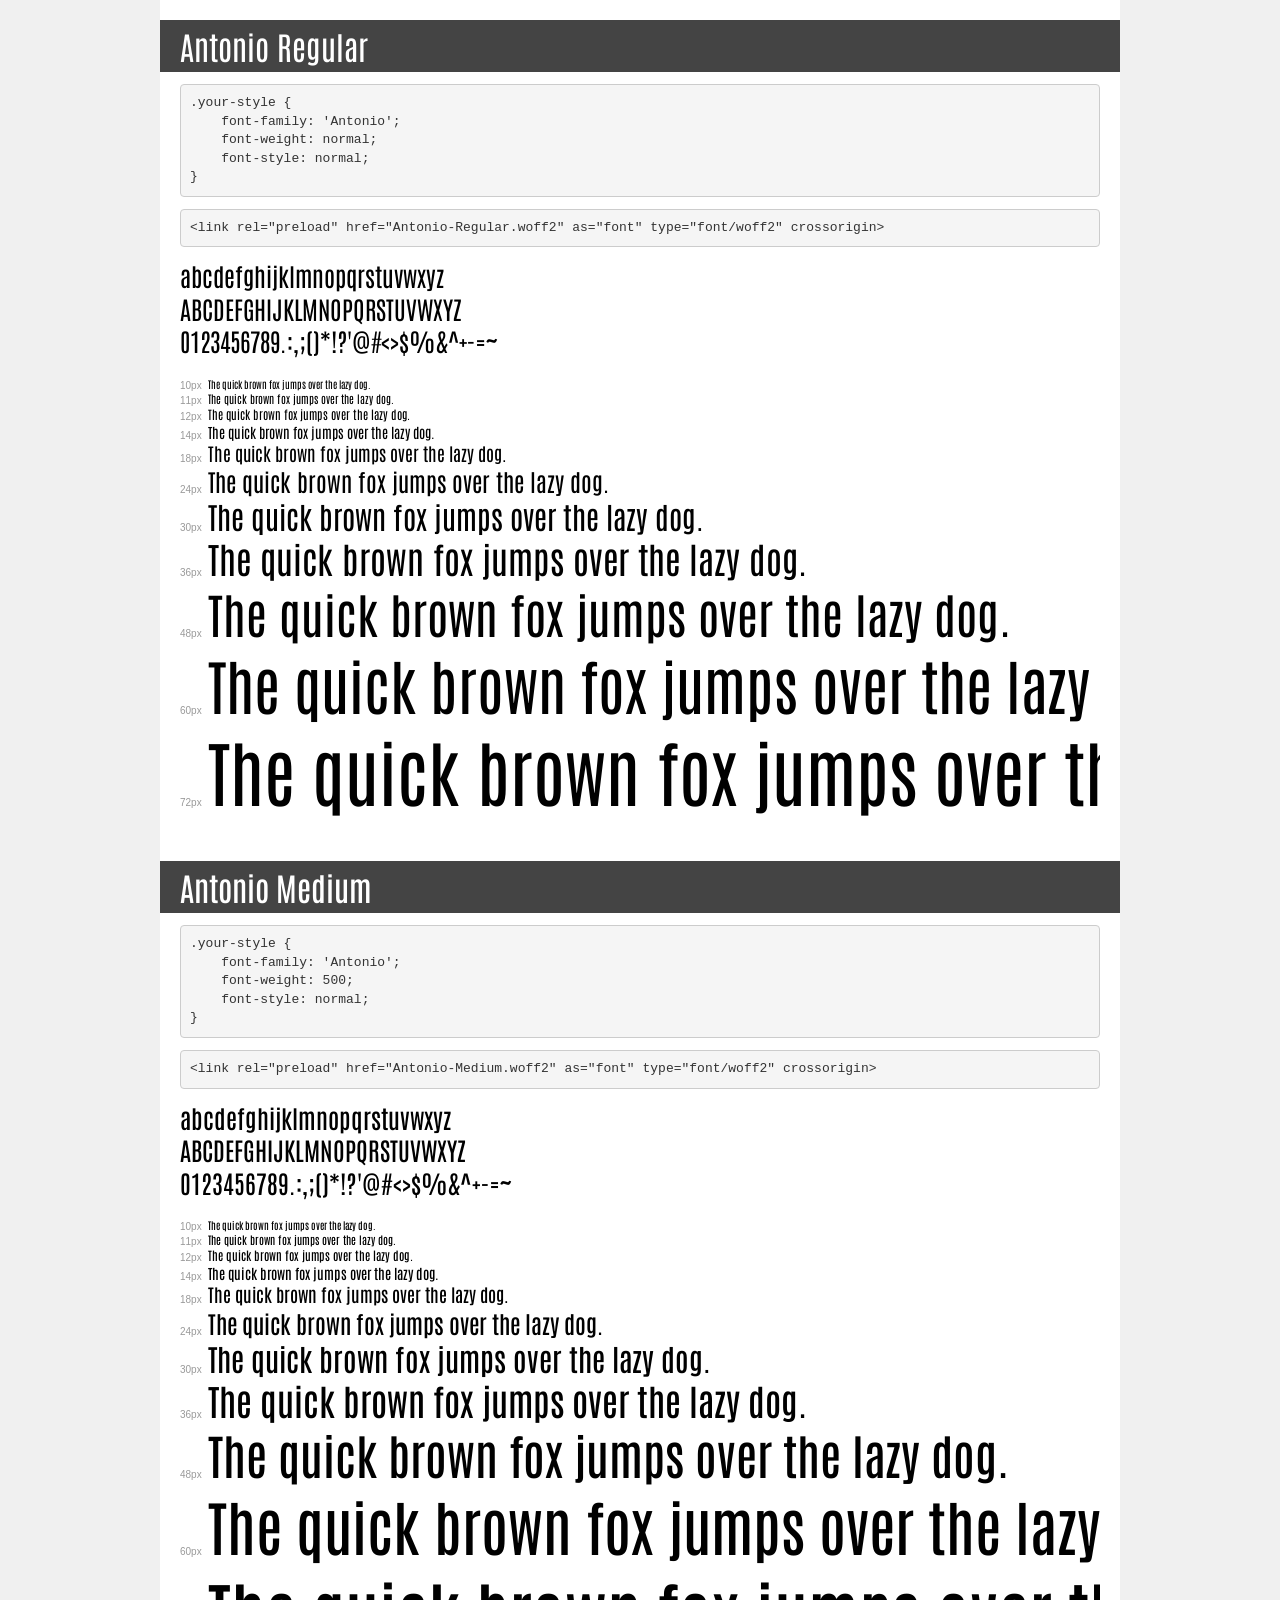
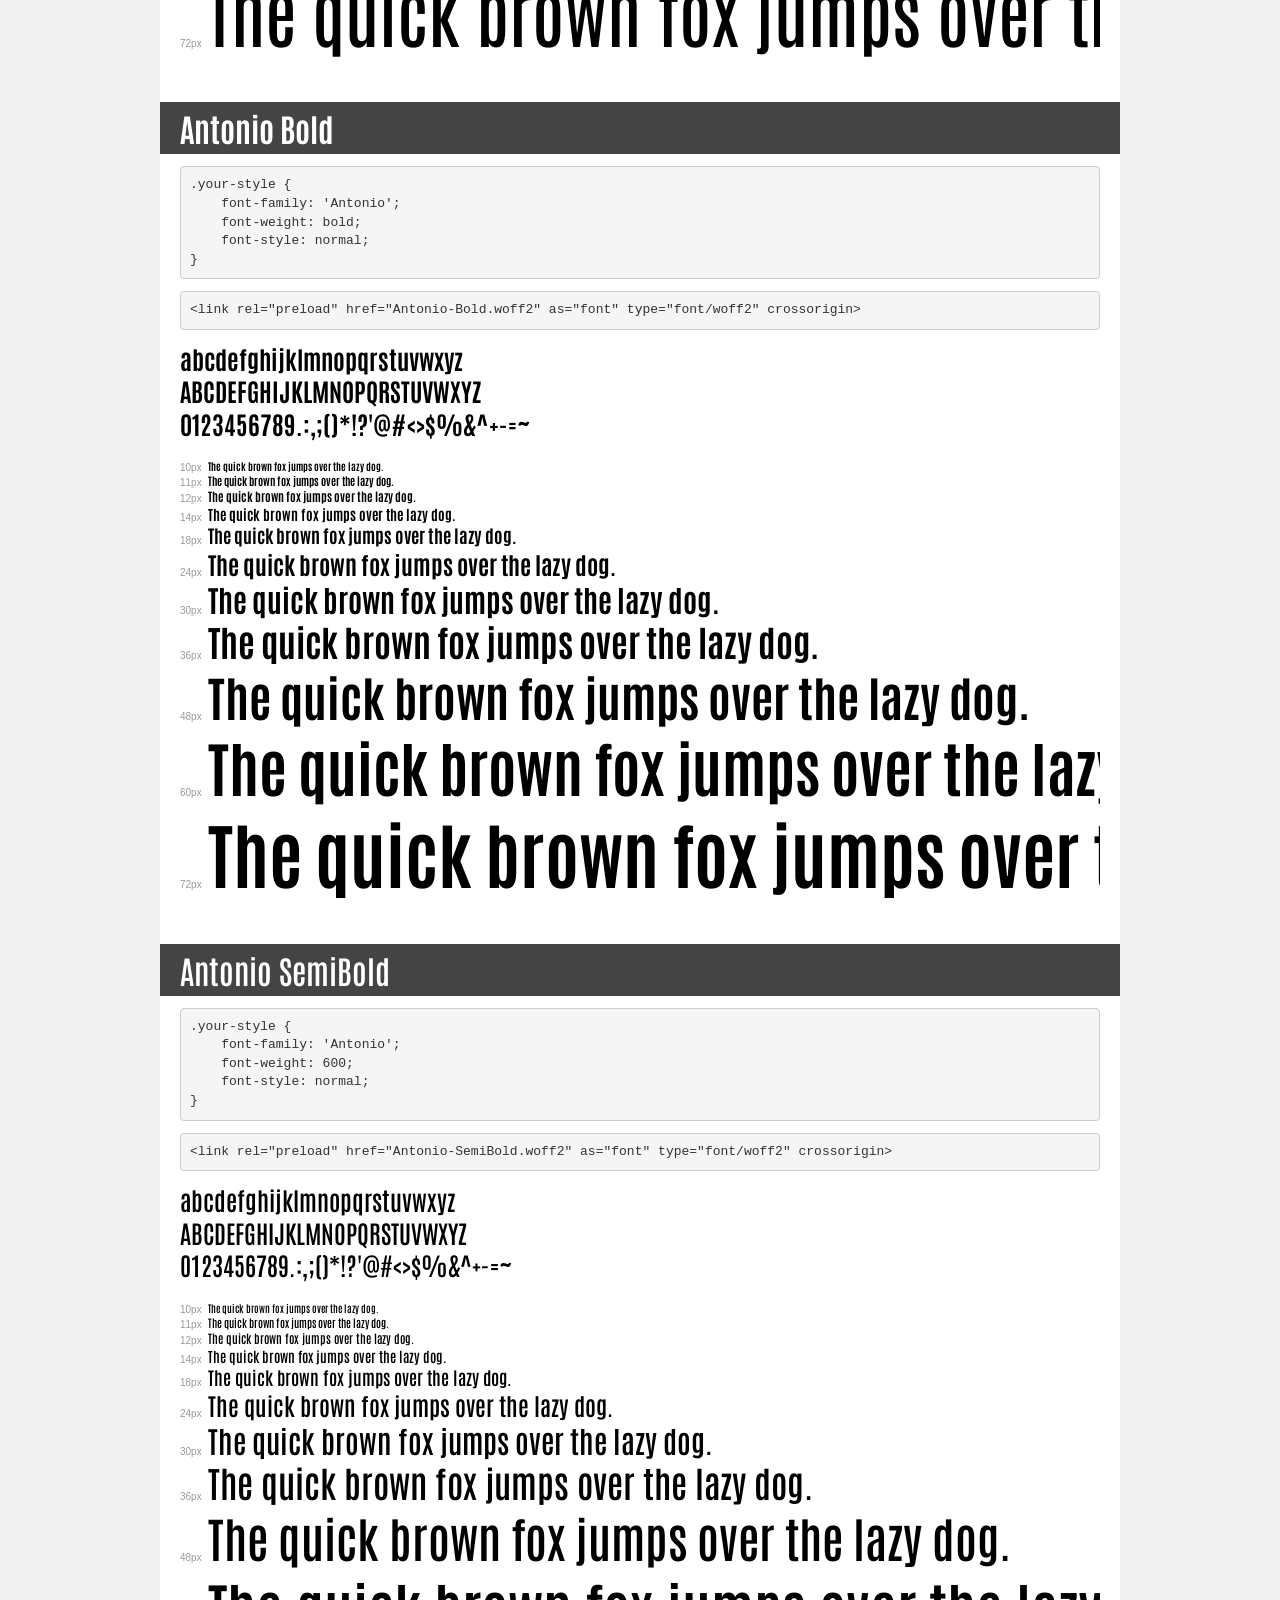
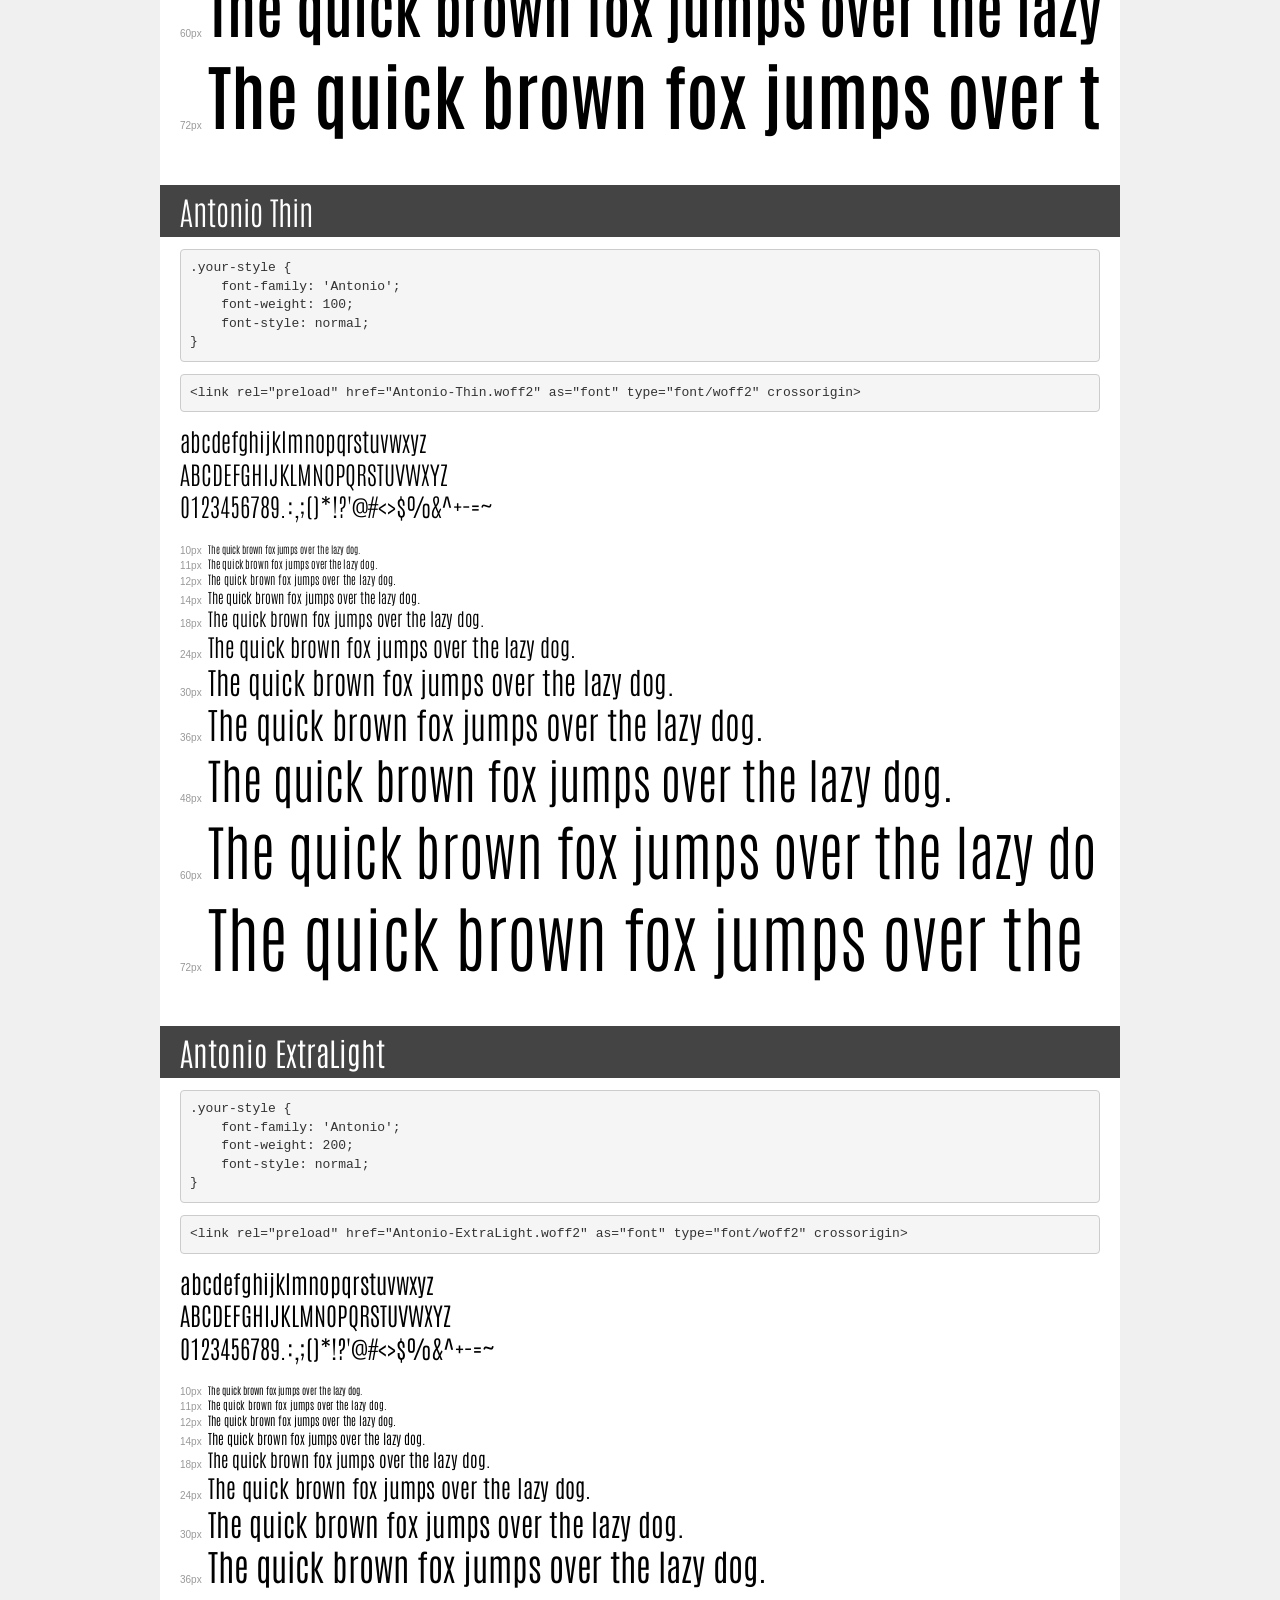
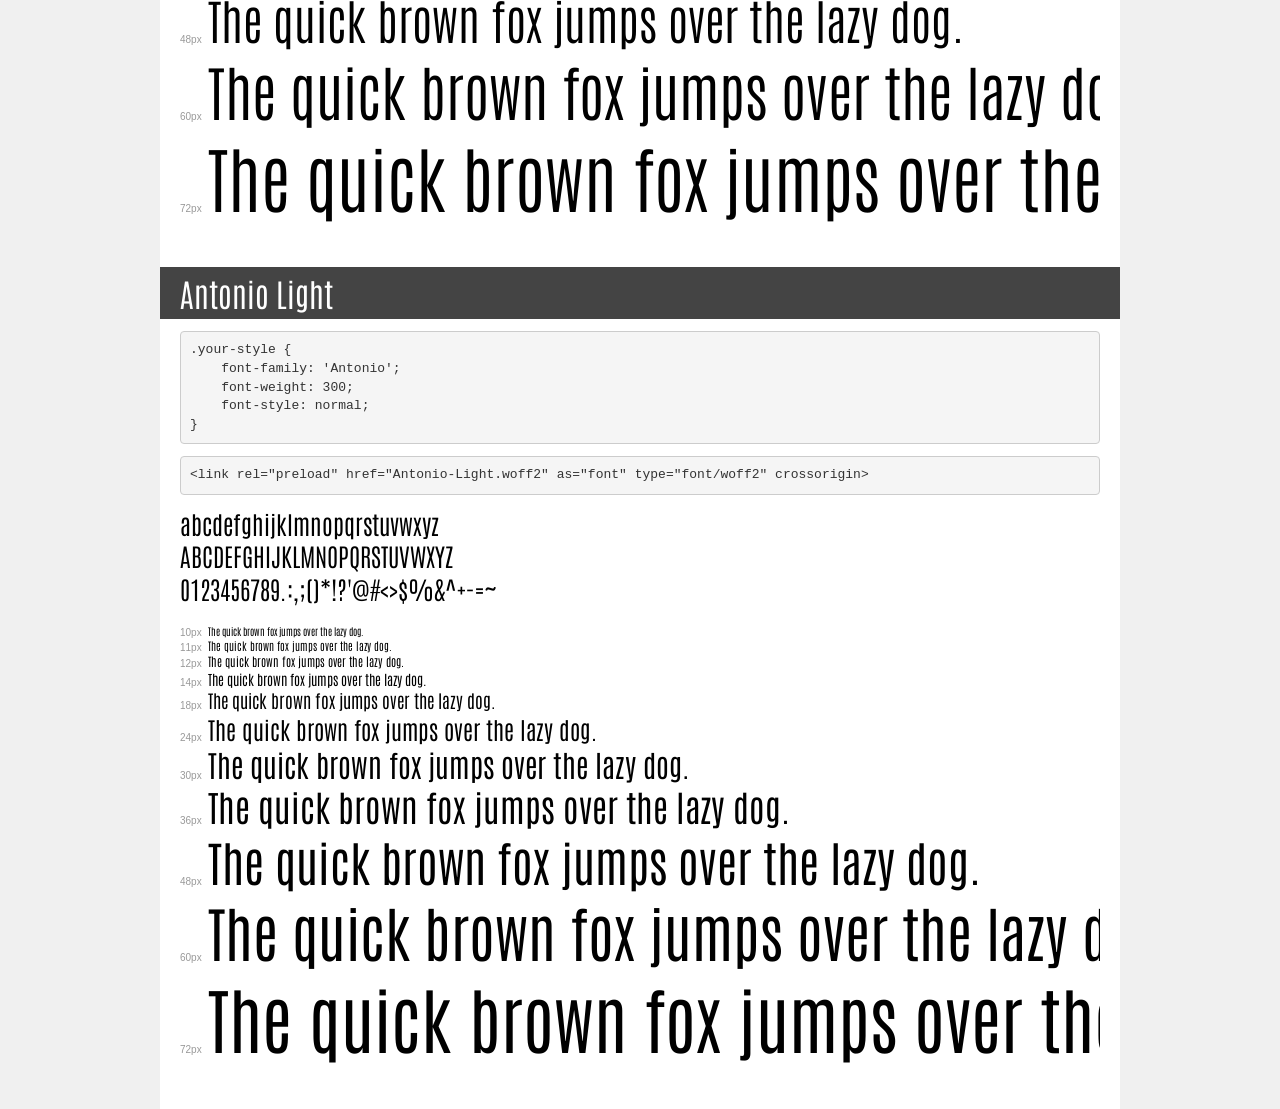
<file: fonts/Antonio/demo.html>
<!DOCTYPE html>
<html lang="en">
<head>
    <meta charset="utf-8">
    <meta http-equiv="X-UA-Compatible" content="IE=edge">
    <meta name="viewport" content="width=device-width, initial-scale=1">
    <meta name="robots" content="noindex, noarchive">
    <meta name="format-detection" content="telephone=no">
    <title>Transfonter demo</title>
    <link href="stylesheet.css" rel="stylesheet">
    <style>
        /*
        http://meyerweb.com/eric/tools/css/reset/
        v2.0 | 20110126
        License: none (public domain)
        */
        html, body, div, span, applet, object, iframe,
        h1, h2, h3, h4, h5, h6, p, blockquote, pre,
        a, abbr, acronym, address, big, cite, code,
        del, dfn, em, img, ins, kbd, q, s, samp,
        small, strike, strong, sub, sup, tt, var,
        b, u, i, center,
        dl, dt, dd, ol, ul, li,
        fieldset, form, label, legend,
        table, caption, tbody, tfoot, thead, tr, th, td,
        article, aside, canvas, details, embed,
        figure, figcaption, footer, header, hgroup,
        menu, nav, output, ruby, section, summary,
        time, mark, audio, video {
            margin: 0;
            padding: 0;
            border: 0;
            font-size: 100%;
            font: inherit;
            vertical-align: baseline;
        }
        /* HTML5 display-role reset for older browsers */
        article, aside, details, figcaption, figure,
        footer, header, hgroup, menu, nav, section {
            display: block;
        }
        body {
            line-height: 1;
        }
        ol, ul {
            list-style: none;
        }
        blockquote, q {
            quotes: none;
        }
        blockquote:before, blockquote:after,
        q:before, q:after {
            content: '';
            content: none;
        }
        table {
            border-collapse: collapse;
            border-spacing: 0;
        }
        /* demo styles */
        body {
            background: #f0f0f0;
            color: #000;
        }
        .page {
            background: #fff;
            width: 920px;
            margin: 0 auto;
            padding: 20px 20px 0 20px;
            overflow: hidden;
        }
        .font-container {
            overflow-x: auto;
            overflow-y: hidden;
            margin-bottom: 40px;
            line-height: 1.3;
            white-space: nowrap;
            padding-bottom: 5px;
        }
        h1 {
            position: relative;
            background: #444;
            font-size: 32px;
            color: #fff;
            padding: 10px 20px;
            margin: 0 -20px 12px -20px;
        }
        .letters {
            font-size: 25px;
            margin-bottom: 20px;
        }
        .s10:before {
            content: '10px';
        }
        .s11:before {
            content: '11px';
        }
        .s12:before {
            content: '12px';
        }
        .s14:before {
            content: '14px';
        }
        .s18:before {
            content: '18px';
        }
        .s24:before {
            content: '24px';
        }
        .s30:before {
            content: '30px';
        }
        .s36:before {
            content: '36px';
        }
        .s48:before {
            content: '48px';
        }
        .s60:before {
            content: '60px';
        }
        .s72:before {
            content: '72px';
        }
        .s10:before, .s11:before, .s12:before, .s14:before,
        .s18:before, .s24:before, .s30:before, .s36:before,
        .s48:before, .s60:before, .s72:before {
            font-family: Arial, sans-serif;
            font-size: 10px;
            font-weight: normal;
            font-style: normal;
            color: #999;
            padding-right: 6px;
        }
        pre {
            display: block;
            padding: 9px;
            margin: 0 0 12px;
            font-family: Monaco, Menlo, Consolas, "Courier New", monospace;
            font-size: 13px;
            line-height: 1.428571429;
            color: #333;
            font-weight: normal;
            font-style: normal;
            background-color: #f5f5f5;
            border: 1px solid #ccc;
            overflow-x: auto;
            border-radius: 4px;
        }
        /* responsive */
        @media (max-width: 959px) {
            .page {
                width: auto;
                margin: 0;
            }
        }
    </style>
</head>
<body>
<div class="page">
    <div class="demo">
        <h1 style="font-family: 'Antonio'; font-weight: normal; font-style: normal;">Antonio Regular</h1>
        <pre title="Usage">.your-style {
    font-family: 'Antonio';
    font-weight: normal;
    font-style: normal;
}</pre>
        <pre title="Preload (optional)">
&lt;link rel=&quot;preload&quot; href=&quot;Antonio-Regular.woff2&quot; as=&quot;font&quot; type=&quot;font/woff2&quot; crossorigin&gt;</pre>
        <div class="font-container" style="font-family: 'Antonio'; font-weight: normal; font-style: normal;">
            <p class="letters">
                abcdefghijklmnopqrstuvwxyz<br>
ABCDEFGHIJKLMNOPQRSTUVWXYZ<br>
                0123456789.:,;()*!?'@#&lt;&gt;$%&^+-=~
            </p>
            <p class="s10" style="font-size: 10px;">The quick brown fox jumps over the lazy dog.</p>
            <p class="s11" style="font-size: 11px;">The quick brown fox jumps over the lazy dog.</p>
            <p class="s12" style="font-size: 12px;">The quick brown fox jumps over the lazy dog.</p>
            <p class="s14" style="font-size: 14px;">The quick brown fox jumps over the lazy dog.</p>
            <p class="s18" style="font-size: 18px;">The quick brown fox jumps over the lazy dog.</p>
            <p class="s24" style="font-size: 24px;">The quick brown fox jumps over the lazy dog.</p>
            <p class="s30" style="font-size: 30px;">The quick brown fox jumps over the lazy dog.</p>
            <p class="s36" style="font-size: 36px;">The quick brown fox jumps over the lazy dog.</p>
            <p class="s48" style="font-size: 48px;">The quick brown fox jumps over the lazy dog.</p>
            <p class="s60" style="font-size: 60px;">The quick brown fox jumps over the lazy dog.</p>
            <p class="s72" style="font-size: 72px;">The quick brown fox jumps over the lazy dog.</p>
        </div>
    </div>

    <div class="demo">
        <h1 style="font-family: 'Antonio'; font-weight: 500; font-style: normal;">Antonio Medium</h1>
        <pre title="Usage">.your-style {
    font-family: 'Antonio';
    font-weight: 500;
    font-style: normal;
}</pre>
        <pre title="Preload (optional)">
&lt;link rel=&quot;preload&quot; href=&quot;Antonio-Medium.woff2&quot; as=&quot;font&quot; type=&quot;font/woff2&quot; crossorigin&gt;</pre>
        <div class="font-container" style="font-family: 'Antonio'; font-weight: 500; font-style: normal;">
            <p class="letters">
                abcdefghijklmnopqrstuvwxyz<br>
ABCDEFGHIJKLMNOPQRSTUVWXYZ<br>
                0123456789.:,;()*!?'@#&lt;&gt;$%&^+-=~
            </p>
            <p class="s10" style="font-size: 10px;">The quick brown fox jumps over the lazy dog.</p>
            <p class="s11" style="font-size: 11px;">The quick brown fox jumps over the lazy dog.</p>
            <p class="s12" style="font-size: 12px;">The quick brown fox jumps over the lazy dog.</p>
            <p class="s14" style="font-size: 14px;">The quick brown fox jumps over the lazy dog.</p>
            <p class="s18" style="font-size: 18px;">The quick brown fox jumps over the lazy dog.</p>
            <p class="s24" style="font-size: 24px;">The quick brown fox jumps over the lazy dog.</p>
            <p class="s30" style="font-size: 30px;">The quick brown fox jumps over the lazy dog.</p>
            <p class="s36" style="font-size: 36px;">The quick brown fox jumps over the lazy dog.</p>
            <p class="s48" style="font-size: 48px;">The quick brown fox jumps over the lazy dog.</p>
            <p class="s60" style="font-size: 60px;">The quick brown fox jumps over the lazy dog.</p>
            <p class="s72" style="font-size: 72px;">The quick brown fox jumps over the lazy dog.</p>
        </div>
    </div>

    <div class="demo">
        <h1 style="font-family: 'Antonio'; font-weight: bold; font-style: normal;">Antonio Bold</h1>
        <pre title="Usage">.your-style {
    font-family: 'Antonio';
    font-weight: bold;
    font-style: normal;
}</pre>
        <pre title="Preload (optional)">
&lt;link rel=&quot;preload&quot; href=&quot;Antonio-Bold.woff2&quot; as=&quot;font&quot; type=&quot;font/woff2&quot; crossorigin&gt;</pre>
        <div class="font-container" style="font-family: 'Antonio'; font-weight: bold; font-style: normal;">
            <p class="letters">
                abcdefghijklmnopqrstuvwxyz<br>
ABCDEFGHIJKLMNOPQRSTUVWXYZ<br>
                0123456789.:,;()*!?'@#&lt;&gt;$%&^+-=~
            </p>
            <p class="s10" style="font-size: 10px;">The quick brown fox jumps over the lazy dog.</p>
            <p class="s11" style="font-size: 11px;">The quick brown fox jumps over the lazy dog.</p>
            <p class="s12" style="font-size: 12px;">The quick brown fox jumps over the lazy dog.</p>
            <p class="s14" style="font-size: 14px;">The quick brown fox jumps over the lazy dog.</p>
            <p class="s18" style="font-size: 18px;">The quick brown fox jumps over the lazy dog.</p>
            <p class="s24" style="font-size: 24px;">The quick brown fox jumps over the lazy dog.</p>
            <p class="s30" style="font-size: 30px;">The quick brown fox jumps over the lazy dog.</p>
            <p class="s36" style="font-size: 36px;">The quick brown fox jumps over the lazy dog.</p>
            <p class="s48" style="font-size: 48px;">The quick brown fox jumps over the lazy dog.</p>
            <p class="s60" style="font-size: 60px;">The quick brown fox jumps over the lazy dog.</p>
            <p class="s72" style="font-size: 72px;">The quick brown fox jumps over the lazy dog.</p>
        </div>
    </div>

    <div class="demo">
        <h1 style="font-family: 'Antonio'; font-weight: 600; font-style: normal;">Antonio SemiBold</h1>
        <pre title="Usage">.your-style {
    font-family: 'Antonio';
    font-weight: 600;
    font-style: normal;
}</pre>
        <pre title="Preload (optional)">
&lt;link rel=&quot;preload&quot; href=&quot;Antonio-SemiBold.woff2&quot; as=&quot;font&quot; type=&quot;font/woff2&quot; crossorigin&gt;</pre>
        <div class="font-container" style="font-family: 'Antonio'; font-weight: 600; font-style: normal;">
            <p class="letters">
                abcdefghijklmnopqrstuvwxyz<br>
ABCDEFGHIJKLMNOPQRSTUVWXYZ<br>
                0123456789.:,;()*!?'@#&lt;&gt;$%&^+-=~
            </p>
            <p class="s10" style="font-size: 10px;">The quick brown fox jumps over the lazy dog.</p>
            <p class="s11" style="font-size: 11px;">The quick brown fox jumps over the lazy dog.</p>
            <p class="s12" style="font-size: 12px;">The quick brown fox jumps over the lazy dog.</p>
            <p class="s14" style="font-size: 14px;">The quick brown fox jumps over the lazy dog.</p>
            <p class="s18" style="font-size: 18px;">The quick brown fox jumps over the lazy dog.</p>
            <p class="s24" style="font-size: 24px;">The quick brown fox jumps over the lazy dog.</p>
            <p class="s30" style="font-size: 30px;">The quick brown fox jumps over the lazy dog.</p>
            <p class="s36" style="font-size: 36px;">The quick brown fox jumps over the lazy dog.</p>
            <p class="s48" style="font-size: 48px;">The quick brown fox jumps over the lazy dog.</p>
            <p class="s60" style="font-size: 60px;">The quick brown fox jumps over the lazy dog.</p>
            <p class="s72" style="font-size: 72px;">The quick brown fox jumps over the lazy dog.</p>
        </div>
    </div>

    <div class="demo">
        <h1 style="font-family: 'Antonio'; font-weight: 100; font-style: normal;">Antonio Thin</h1>
        <pre title="Usage">.your-style {
    font-family: 'Antonio';
    font-weight: 100;
    font-style: normal;
}</pre>
        <pre title="Preload (optional)">
&lt;link rel=&quot;preload&quot; href=&quot;Antonio-Thin.woff2&quot; as=&quot;font&quot; type=&quot;font/woff2&quot; crossorigin&gt;</pre>
        <div class="font-container" style="font-family: 'Antonio'; font-weight: 100; font-style: normal;">
            <p class="letters">
                abcdefghijklmnopqrstuvwxyz<br>
ABCDEFGHIJKLMNOPQRSTUVWXYZ<br>
                0123456789.:,;()*!?'@#&lt;&gt;$%&^+-=~
            </p>
            <p class="s10" style="font-size: 10px;">The quick brown fox jumps over the lazy dog.</p>
            <p class="s11" style="font-size: 11px;">The quick brown fox jumps over the lazy dog.</p>
            <p class="s12" style="font-size: 12px;">The quick brown fox jumps over the lazy dog.</p>
            <p class="s14" style="font-size: 14px;">The quick brown fox jumps over the lazy dog.</p>
            <p class="s18" style="font-size: 18px;">The quick brown fox jumps over the lazy dog.</p>
            <p class="s24" style="font-size: 24px;">The quick brown fox jumps over the lazy dog.</p>
            <p class="s30" style="font-size: 30px;">The quick brown fox jumps over the lazy dog.</p>
            <p class="s36" style="font-size: 36px;">The quick brown fox jumps over the lazy dog.</p>
            <p class="s48" style="font-size: 48px;">The quick brown fox jumps over the lazy dog.</p>
            <p class="s60" style="font-size: 60px;">The quick brown fox jumps over the lazy dog.</p>
            <p class="s72" style="font-size: 72px;">The quick brown fox jumps over the lazy dog.</p>
        </div>
    </div>

    <div class="demo">
        <h1 style="font-family: 'Antonio'; font-weight: 200; font-style: normal;">Antonio ExtraLight</h1>
        <pre title="Usage">.your-style {
    font-family: 'Antonio';
    font-weight: 200;
    font-style: normal;
}</pre>
        <pre title="Preload (optional)">
&lt;link rel=&quot;preload&quot; href=&quot;Antonio-ExtraLight.woff2&quot; as=&quot;font&quot; type=&quot;font/woff2&quot; crossorigin&gt;</pre>
        <div class="font-container" style="font-family: 'Antonio'; font-weight: 200; font-style: normal;">
            <p class="letters">
                abcdefghijklmnopqrstuvwxyz<br>
ABCDEFGHIJKLMNOPQRSTUVWXYZ<br>
                0123456789.:,;()*!?'@#&lt;&gt;$%&^+-=~
            </p>
            <p class="s10" style="font-size: 10px;">The quick brown fox jumps over the lazy dog.</p>
            <p class="s11" style="font-size: 11px;">The quick brown fox jumps over the lazy dog.</p>
            <p class="s12" style="font-size: 12px;">The quick brown fox jumps over the lazy dog.</p>
            <p class="s14" style="font-size: 14px;">The quick brown fox jumps over the lazy dog.</p>
            <p class="s18" style="font-size: 18px;">The quick brown fox jumps over the lazy dog.</p>
            <p class="s24" style="font-size: 24px;">The quick brown fox jumps over the lazy dog.</p>
            <p class="s30" style="font-size: 30px;">The quick brown fox jumps over the lazy dog.</p>
            <p class="s36" style="font-size: 36px;">The quick brown fox jumps over the lazy dog.</p>
            <p class="s48" style="font-size: 48px;">The quick brown fox jumps over the lazy dog.</p>
            <p class="s60" style="font-size: 60px;">The quick brown fox jumps over the lazy dog.</p>
            <p class="s72" style="font-size: 72px;">The quick brown fox jumps over the lazy dog.</p>
        </div>
    </div>

    <div class="demo">
        <h1 style="font-family: 'Antonio'; font-weight: 300; font-style: normal;">Antonio Light</h1>
        <pre title="Usage">.your-style {
    font-family: 'Antonio';
    font-weight: 300;
    font-style: normal;
}</pre>
        <pre title="Preload (optional)">
&lt;link rel=&quot;preload&quot; href=&quot;Antonio-Light.woff2&quot; as=&quot;font&quot; type=&quot;font/woff2&quot; crossorigin&gt;</pre>
        <div class="font-container" style="font-family: 'Antonio'; font-weight: 300; font-style: normal;">
            <p class="letters">
                abcdefghijklmnopqrstuvwxyz<br>
ABCDEFGHIJKLMNOPQRSTUVWXYZ<br>
                0123456789.:,;()*!?'@#&lt;&gt;$%&^+-=~
            </p>
            <p class="s10" style="font-size: 10px;">The quick brown fox jumps over the lazy dog.</p>
            <p class="s11" style="font-size: 11px;">The quick brown fox jumps over the lazy dog.</p>
            <p class="s12" style="font-size: 12px;">The quick brown fox jumps over the lazy dog.</p>
            <p class="s14" style="font-size: 14px;">The quick brown fox jumps over the lazy dog.</p>
            <p class="s18" style="font-size: 18px;">The quick brown fox jumps over the lazy dog.</p>
            <p class="s24" style="font-size: 24px;">The quick brown fox jumps over the lazy dog.</p>
            <p class="s30" style="font-size: 30px;">The quick brown fox jumps over the lazy dog.</p>
            <p class="s36" style="font-size: 36px;">The quick brown fox jumps over the lazy dog.</p>
            <p class="s48" style="font-size: 48px;">The quick brown fox jumps over the lazy dog.</p>
            <p class="s60" style="font-size: 60px;">The quick brown fox jumps over the lazy dog.</p>
            <p class="s72" style="font-size: 72px;">The quick brown fox jumps over the lazy dog.</p>
        </div>
    </div>

</div>
</body>
</html>
</file>
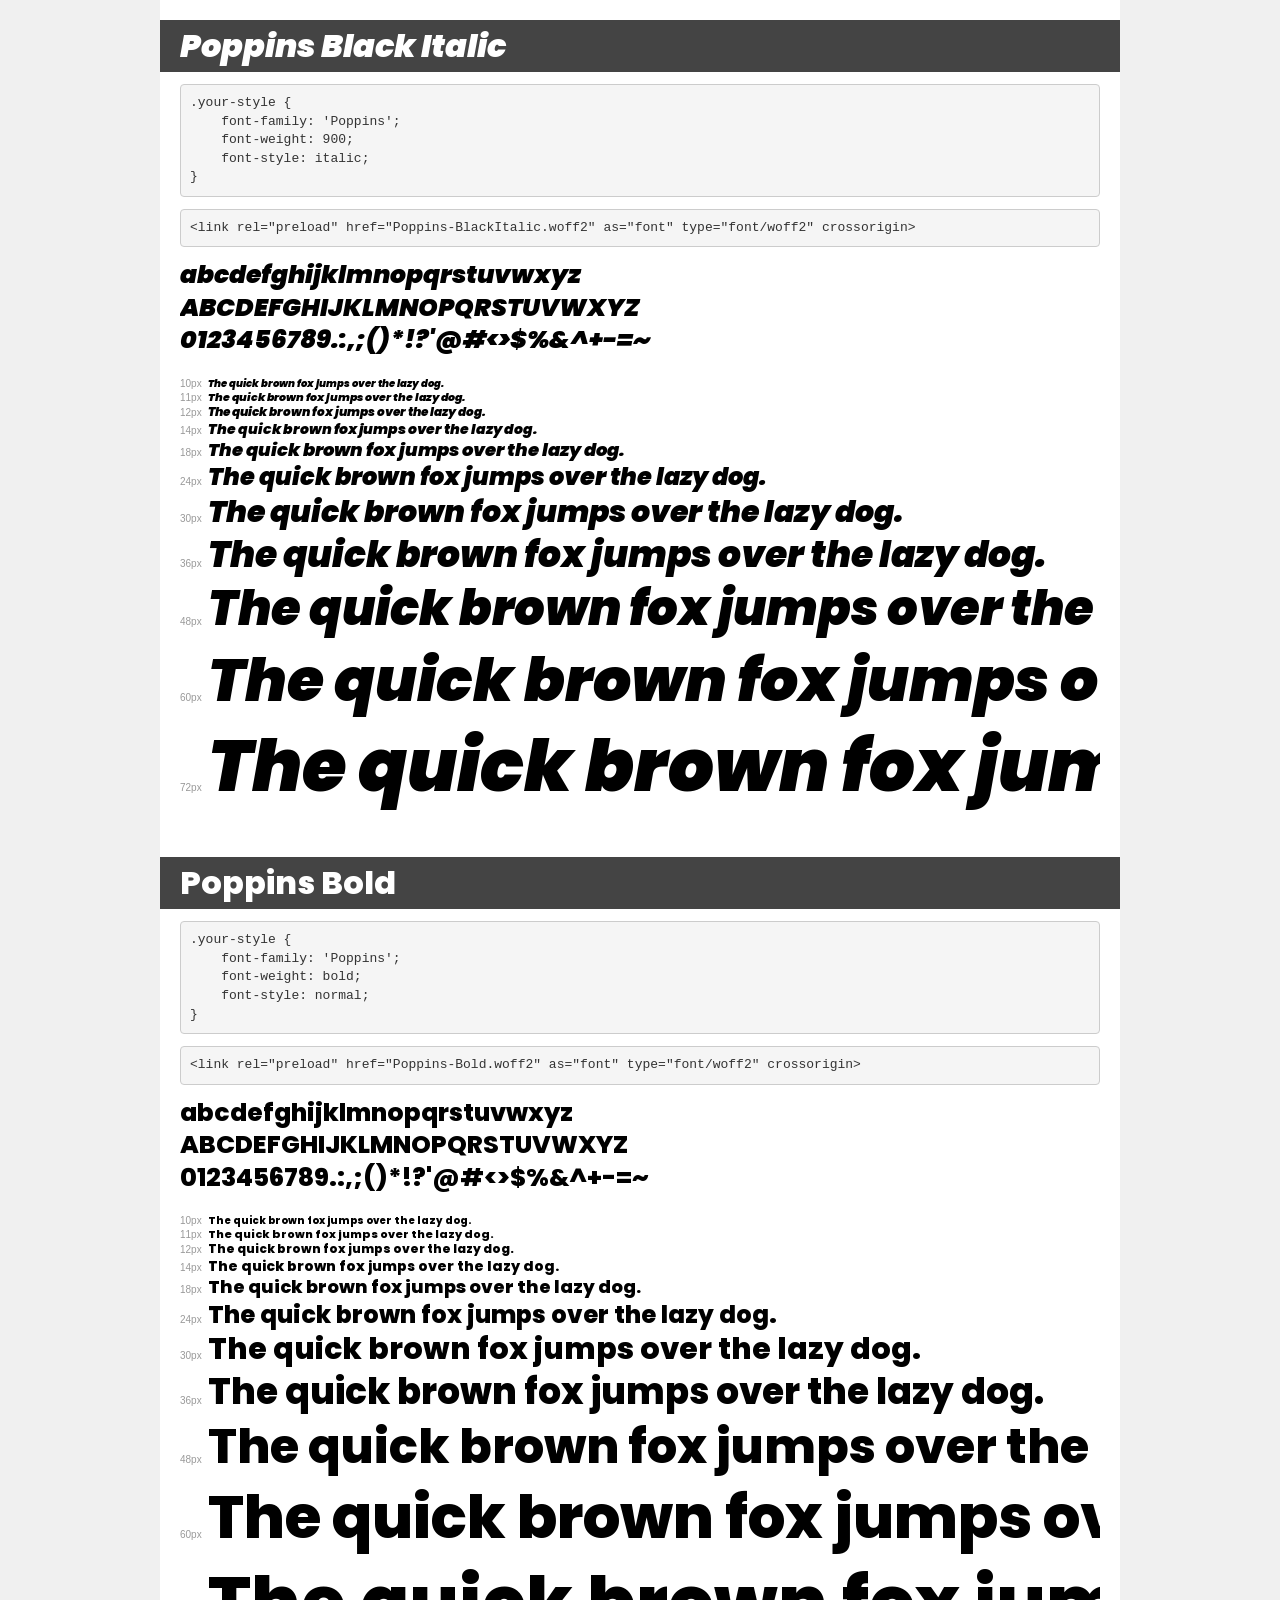
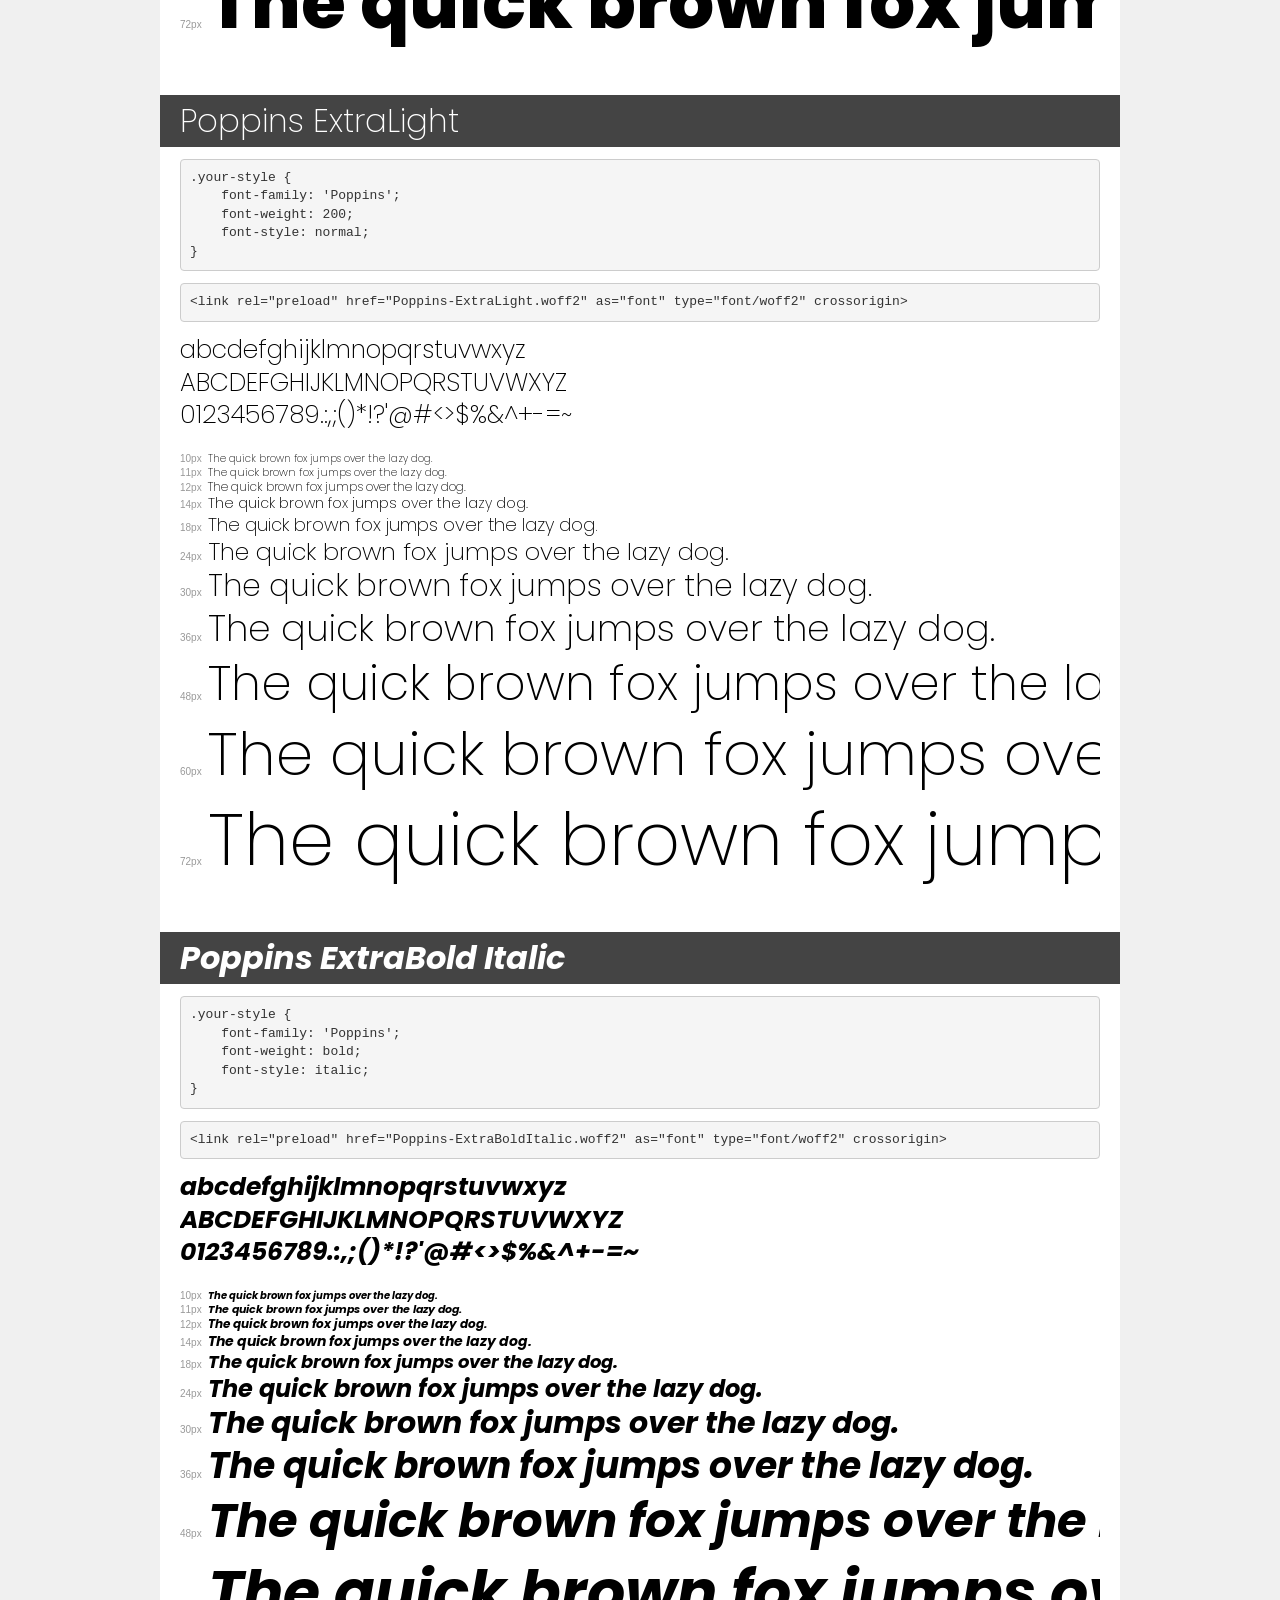
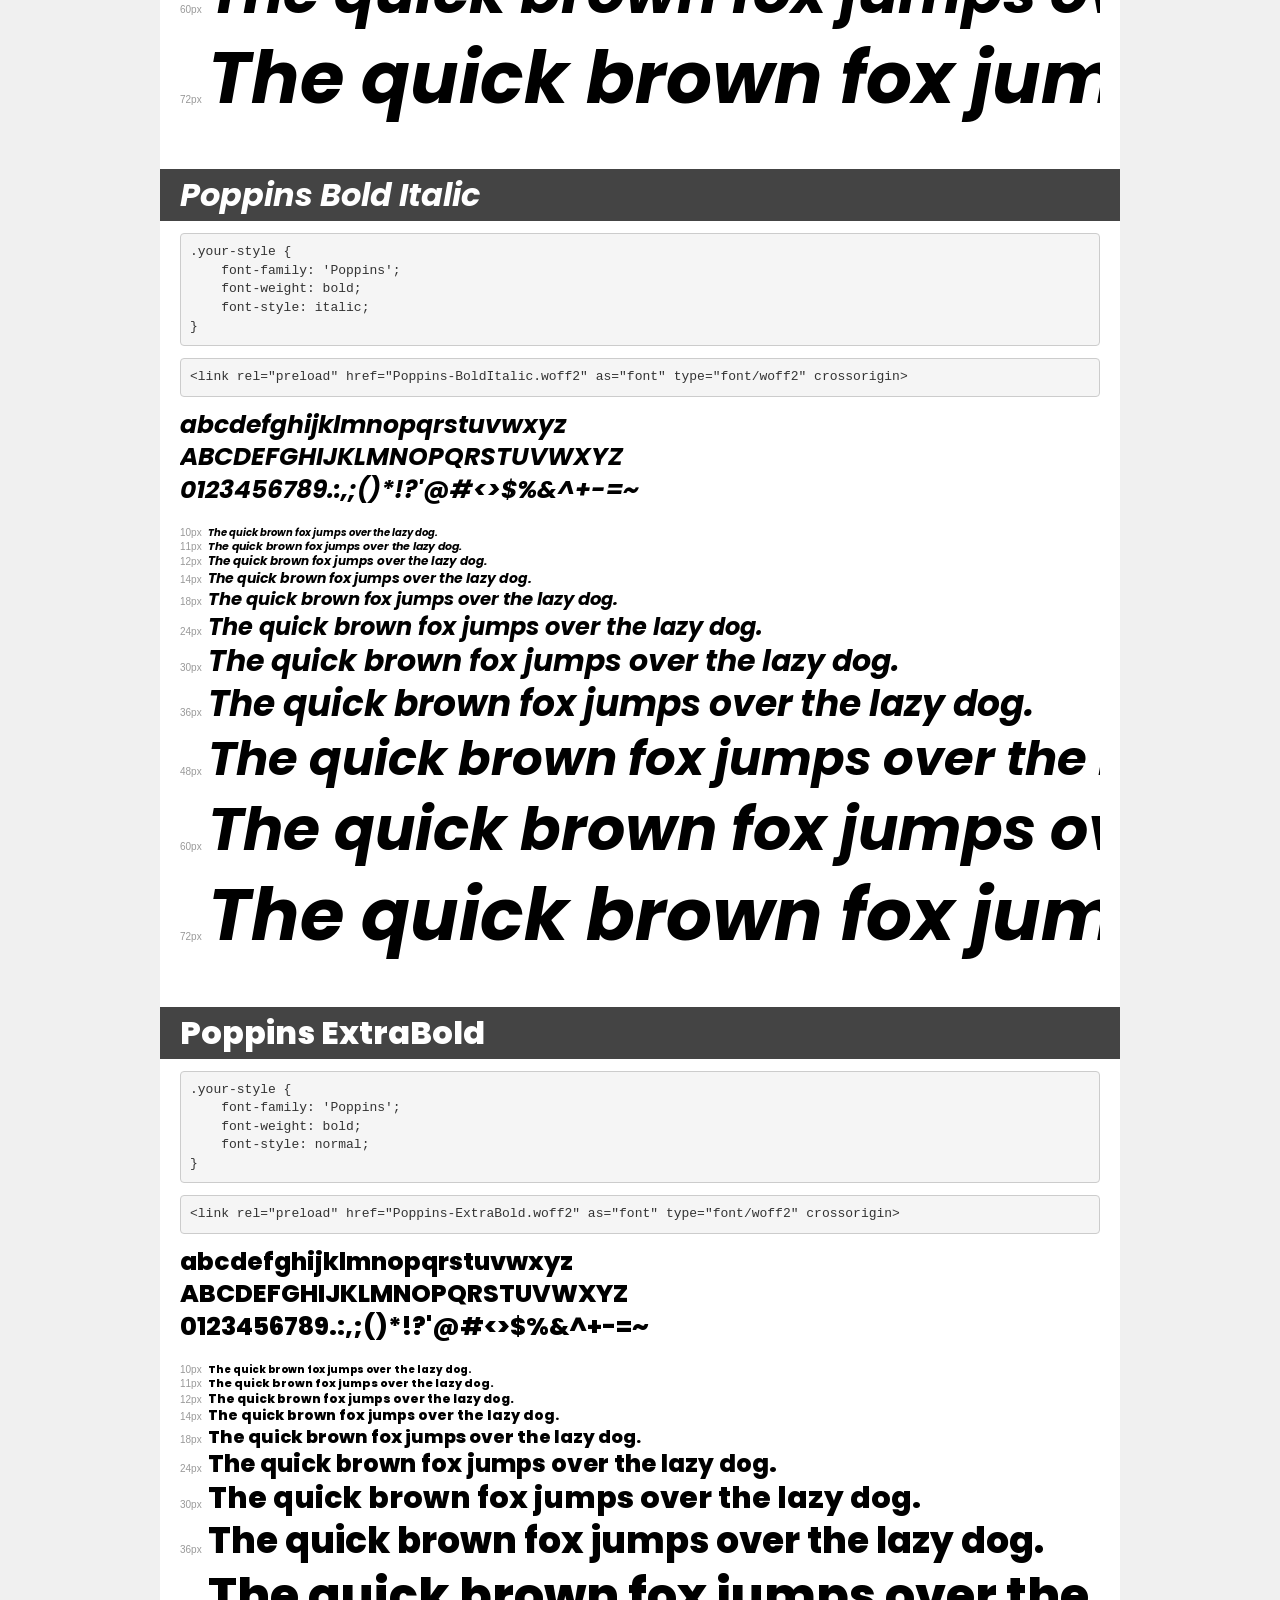
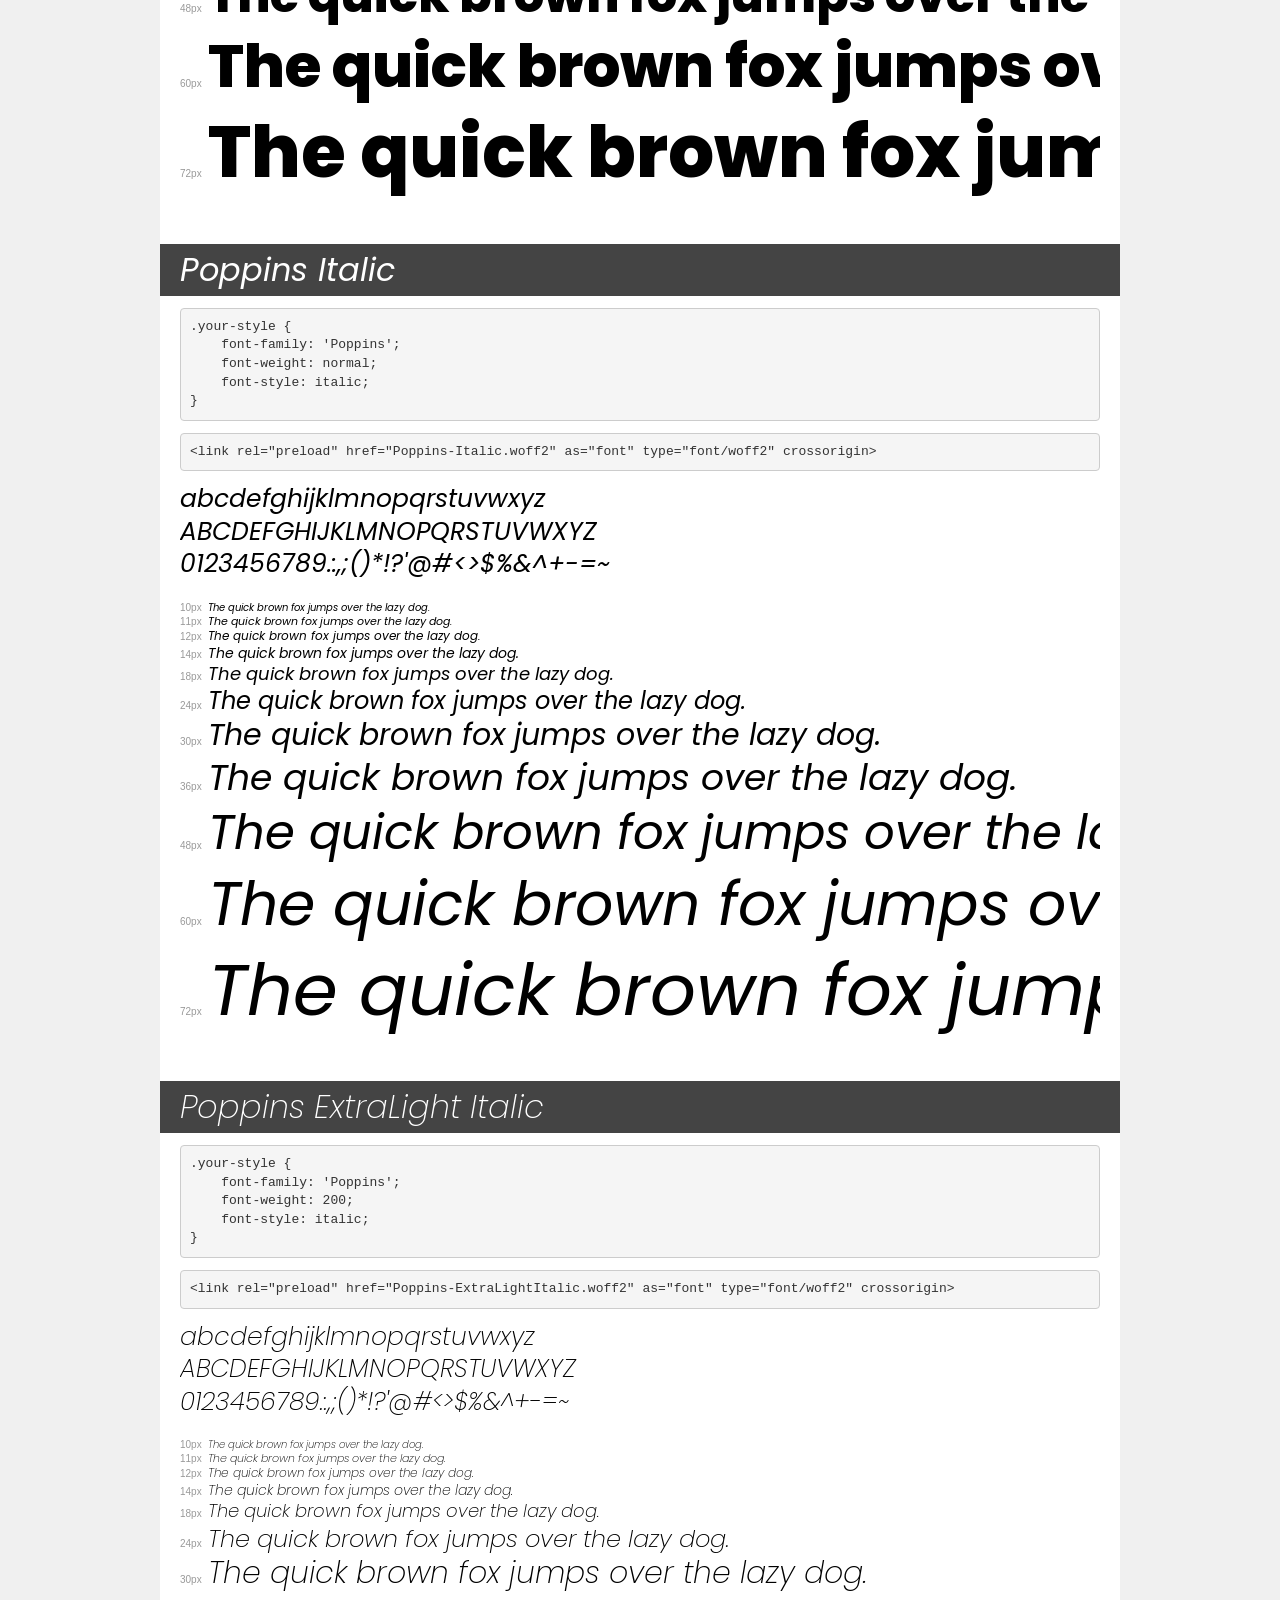
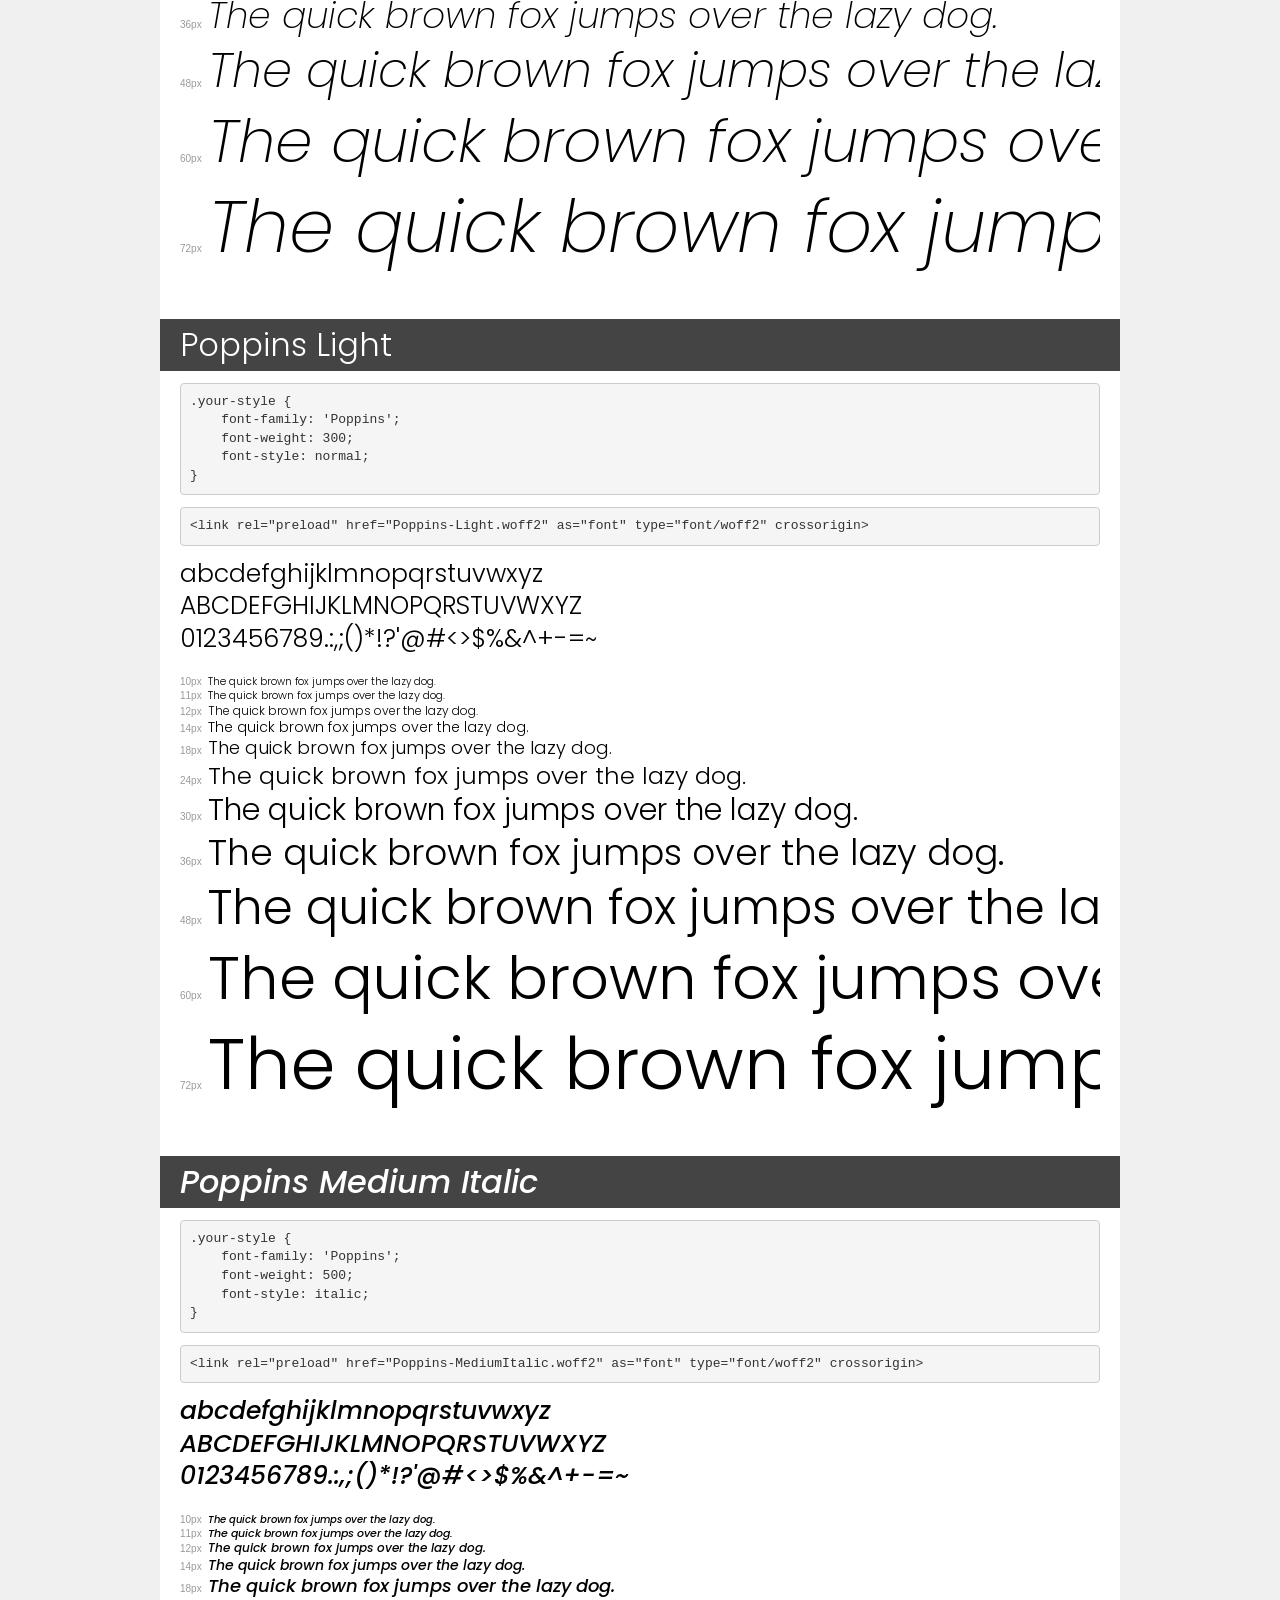
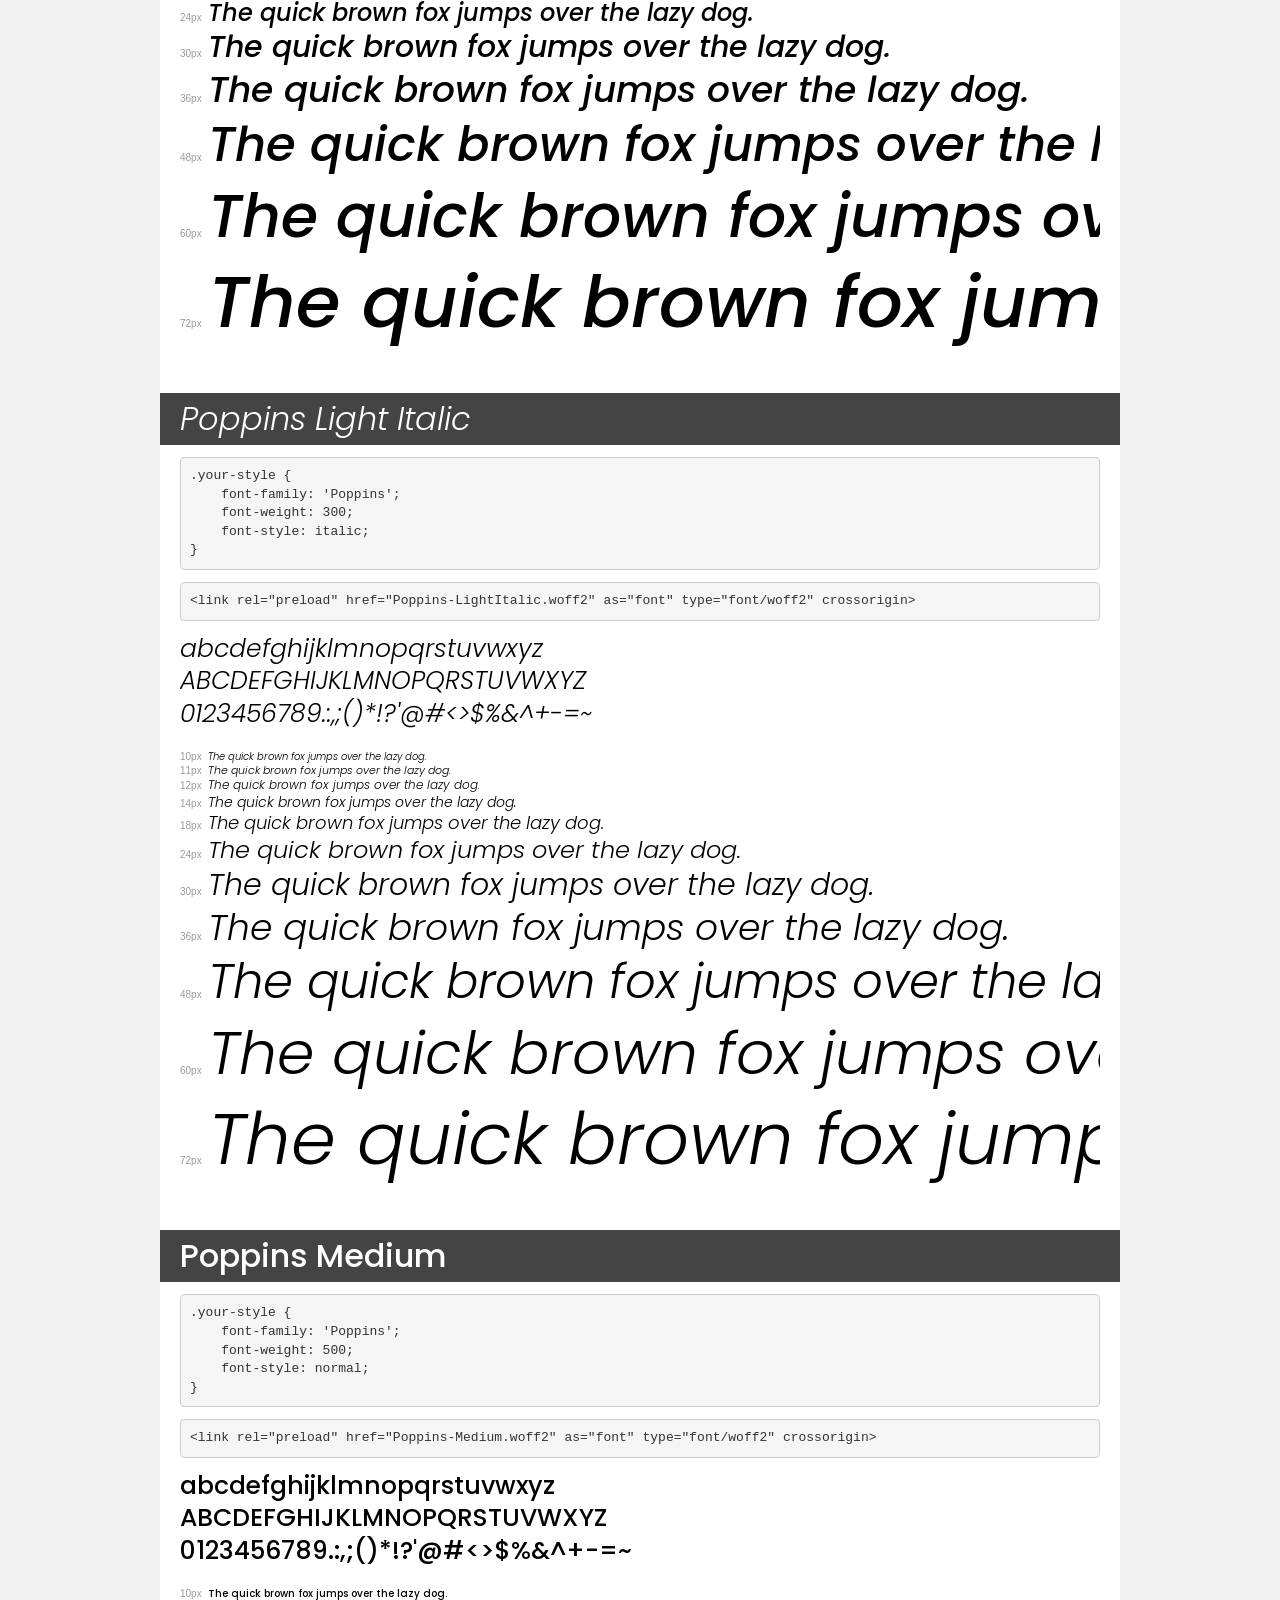
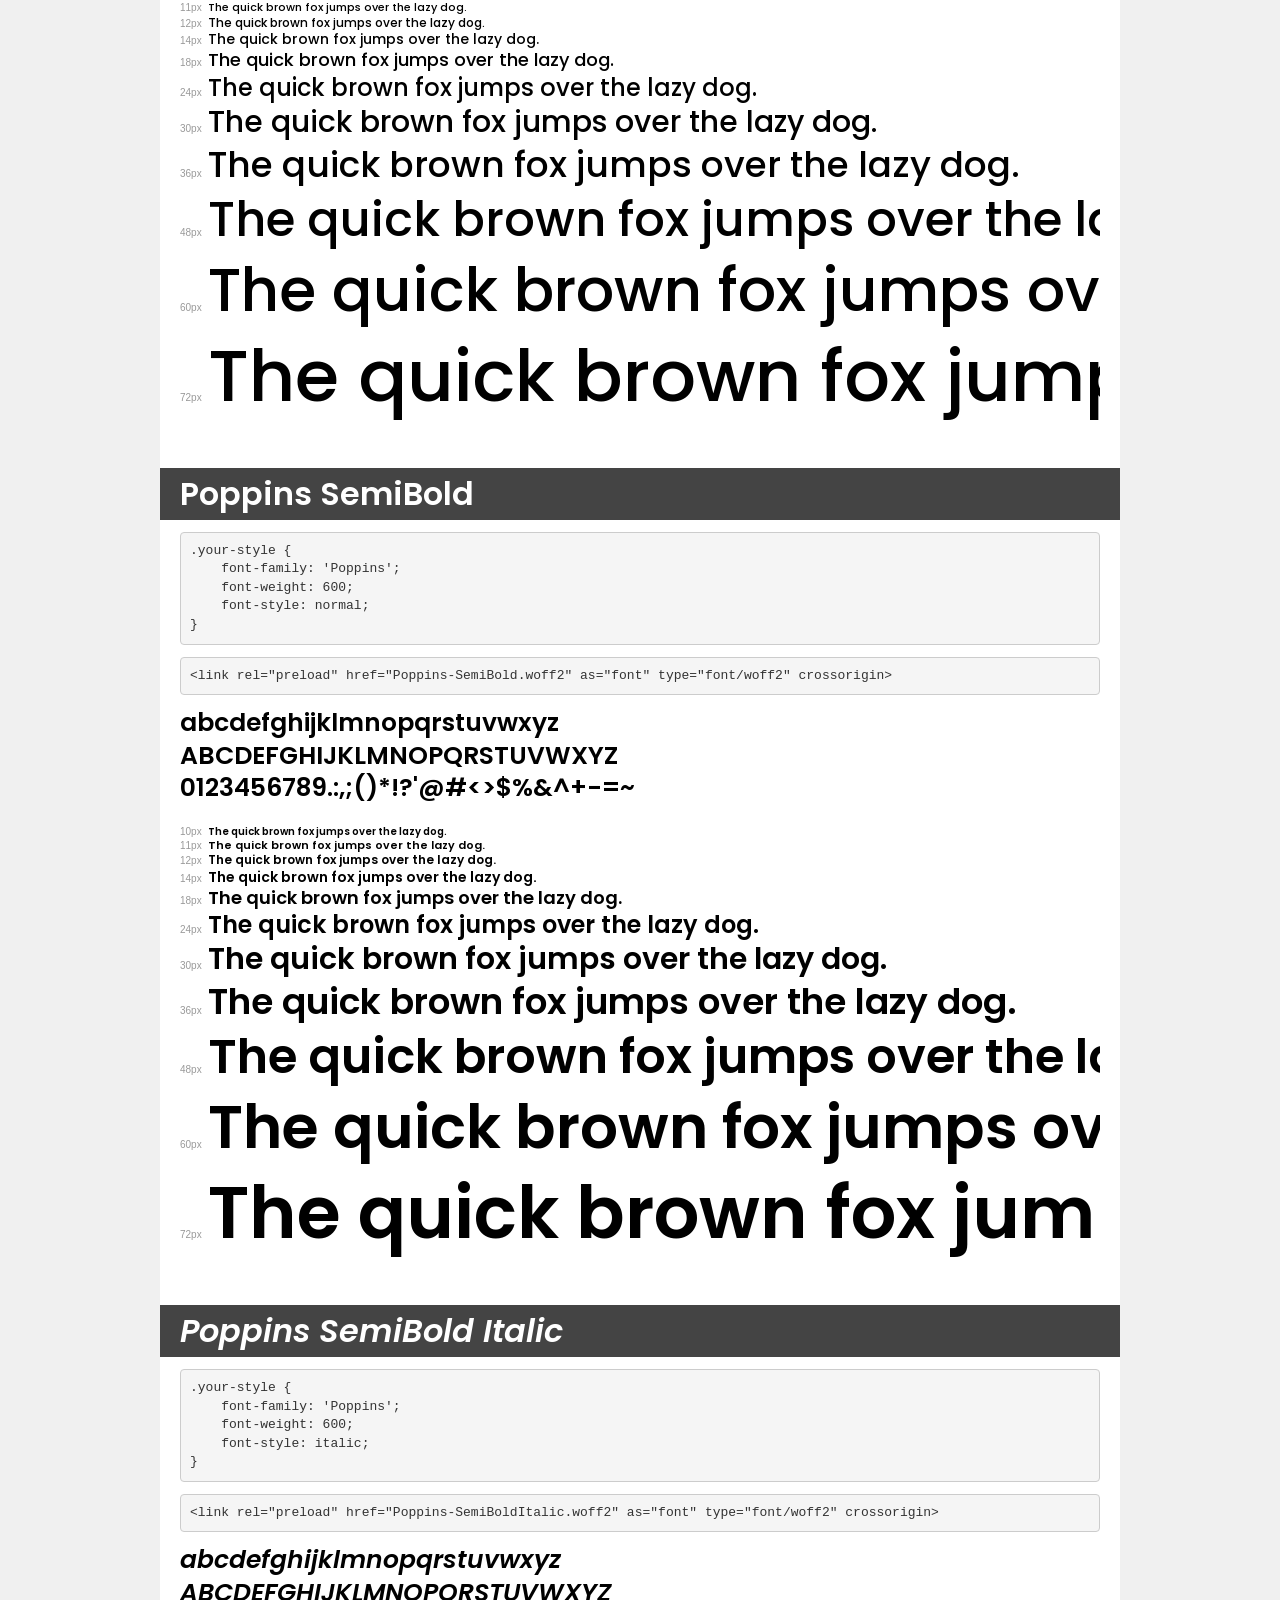
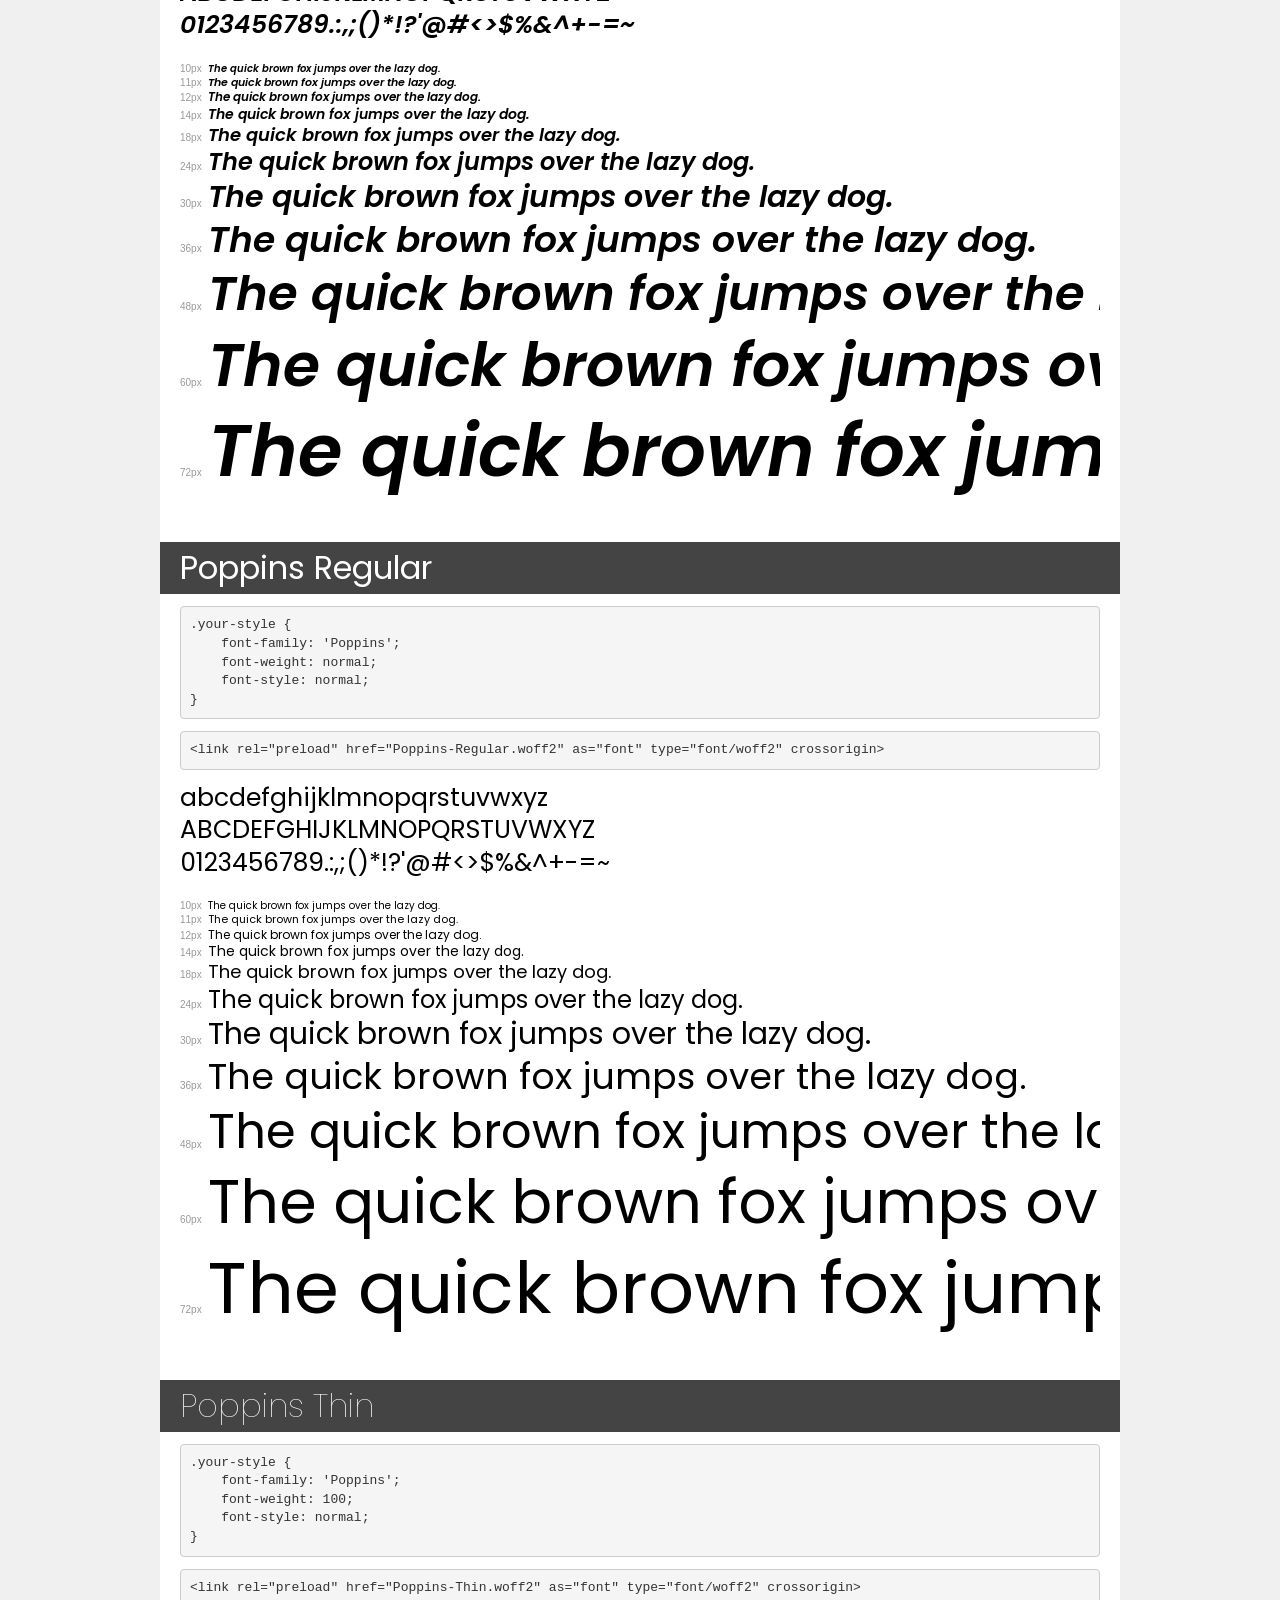
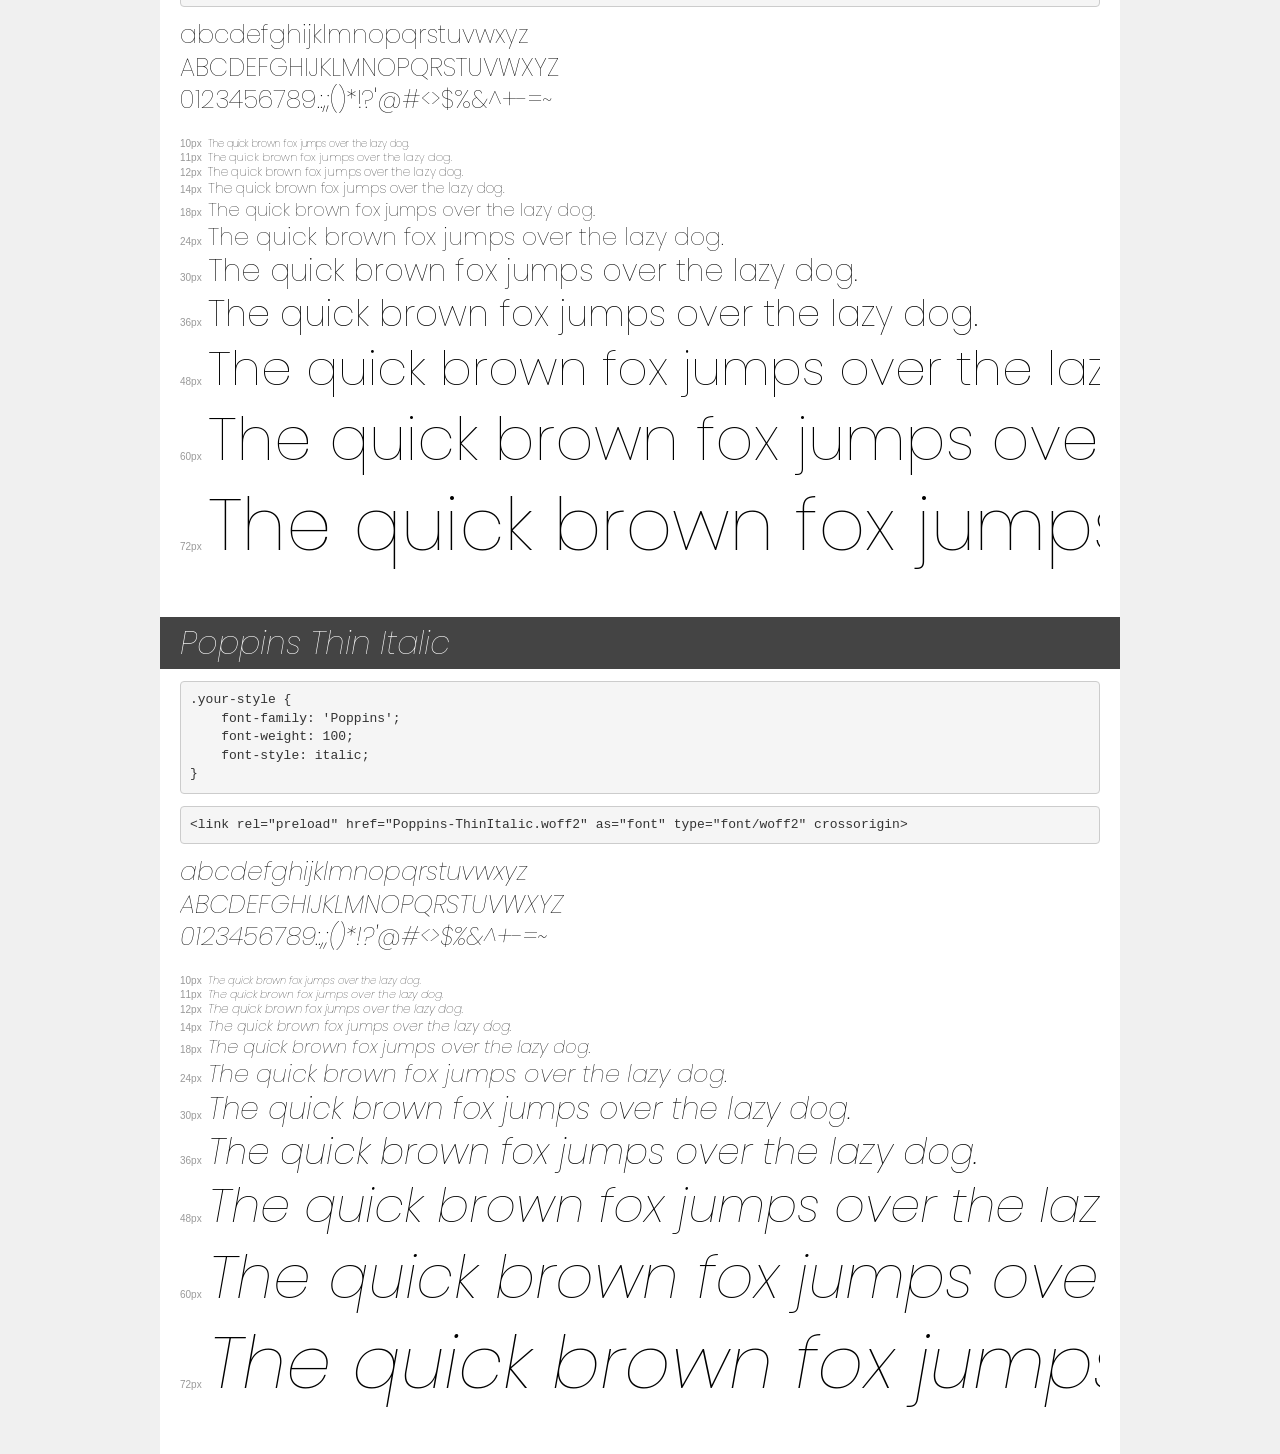
<file: fonts/Poppins/demo.html>
<!DOCTYPE html>
<html lang="en">
<head>
    <meta charset="utf-8">
    <meta http-equiv="X-UA-Compatible" content="IE=edge">
    <meta name="viewport" content="width=device-width, initial-scale=1">
    <meta name="robots" content="noindex, noarchive">
    <meta name="format-detection" content="telephone=no">
    <title>Transfonter demo</title>
    <link href="stylesheet.css" rel="stylesheet">
    <style>
        /*
        http://meyerweb.com/eric/tools/css/reset/
        v2.0 | 20110126
        License: none (public domain)
        */
        html, body, div, span, applet, object, iframe,
        h1, h2, h3, h4, h5, h6, p, blockquote, pre,
        a, abbr, acronym, address, big, cite, code,
        del, dfn, em, img, ins, kbd, q, s, samp,
        small, strike, strong, sub, sup, tt, var,
        b, u, i, center,
        dl, dt, dd, ol, ul, li,
        fieldset, form, label, legend,
        table, caption, tbody, tfoot, thead, tr, th, td,
        article, aside, canvas, details, embed,
        figure, figcaption, footer, header, hgroup,
        menu, nav, output, ruby, section, summary,
        time, mark, audio, video {
            margin: 0;
            padding: 0;
            border: 0;
            font-size: 100%;
            font: inherit;
            vertical-align: baseline;
        }
        /* HTML5 display-role reset for older browsers */
        article, aside, details, figcaption, figure,
        footer, header, hgroup, menu, nav, section {
            display: block;
        }
        body {
            line-height: 1;
        }
        ol, ul {
            list-style: none;
        }
        blockquote, q {
            quotes: none;
        }
        blockquote:before, blockquote:after,
        q:before, q:after {
            content: '';
            content: none;
        }
        table {
            border-collapse: collapse;
            border-spacing: 0;
        }
        /* demo styles */
        body {
            background: #f0f0f0;
            color: #000;
        }
        .page {
            background: #fff;
            width: 920px;
            margin: 0 auto;
            padding: 20px 20px 0 20px;
            overflow: hidden;
        }
        .font-container {
            overflow-x: auto;
            overflow-y: hidden;
            margin-bottom: 40px;
            line-height: 1.3;
            white-space: nowrap;
            padding-bottom: 5px;
        }
        h1 {
            position: relative;
            background: #444;
            font-size: 32px;
            color: #fff;
            padding: 10px 20px;
            margin: 0 -20px 12px -20px;
        }
        .letters {
            font-size: 25px;
            margin-bottom: 20px;
        }
        .s10:before {
            content: '10px';
        }
        .s11:before {
            content: '11px';
        }
        .s12:before {
            content: '12px';
        }
        .s14:before {
            content: '14px';
        }
        .s18:before {
            content: '18px';
        }
        .s24:before {
            content: '24px';
        }
        .s30:before {
            content: '30px';
        }
        .s36:before {
            content: '36px';
        }
        .s48:before {
            content: '48px';
        }
        .s60:before {
            content: '60px';
        }
        .s72:before {
            content: '72px';
        }
        .s10:before, .s11:before, .s12:before, .s14:before,
        .s18:before, .s24:before, .s30:before, .s36:before,
        .s48:before, .s60:before, .s72:before {
            font-family: Arial, sans-serif;
            font-size: 10px;
            font-weight: normal;
            font-style: normal;
            color: #999;
            padding-right: 6px;
        }
        pre {
            display: block;
            padding: 9px;
            margin: 0 0 12px;
            font-family: Monaco, Menlo, Consolas, "Courier New", monospace;
            font-size: 13px;
            line-height: 1.428571429;
            color: #333;
            font-weight: normal;
            font-style: normal;
            background-color: #f5f5f5;
            border: 1px solid #ccc;
            overflow-x: auto;
            border-radius: 4px;
        }
        /* responsive */
        @media (max-width: 959px) {
            .page {
                width: auto;
                margin: 0;
            }
        }
    </style>
</head>
<body>
<div class="page">
    <div class="demo">
        <h1 style="font-family: 'Poppins'; font-weight: 900; font-style: italic;">Poppins Black Italic</h1>
        <pre title="Usage">.your-style {
    font-family: 'Poppins';
    font-weight: 900;
    font-style: italic;
}</pre>
        <pre title="Preload (optional)">
&lt;link rel=&quot;preload&quot; href=&quot;Poppins-BlackItalic.woff2&quot; as=&quot;font&quot; type=&quot;font/woff2&quot; crossorigin&gt;</pre>
        <div class="font-container" style="font-family: 'Poppins'; font-weight: 900; font-style: italic;">
            <p class="letters">
                abcdefghijklmnopqrstuvwxyz<br>
ABCDEFGHIJKLMNOPQRSTUVWXYZ<br>
                0123456789.:,;()*!?'@#&lt;&gt;$%&^+-=~
            </p>
            <p class="s10" style="font-size: 10px;">The quick brown fox jumps over the lazy dog.</p>
            <p class="s11" style="font-size: 11px;">The quick brown fox jumps over the lazy dog.</p>
            <p class="s12" style="font-size: 12px;">The quick brown fox jumps over the lazy dog.</p>
            <p class="s14" style="font-size: 14px;">The quick brown fox jumps over the lazy dog.</p>
            <p class="s18" style="font-size: 18px;">The quick brown fox jumps over the lazy dog.</p>
            <p class="s24" style="font-size: 24px;">The quick brown fox jumps over the lazy dog.</p>
            <p class="s30" style="font-size: 30px;">The quick brown fox jumps over the lazy dog.</p>
            <p class="s36" style="font-size: 36px;">The quick brown fox jumps over the lazy dog.</p>
            <p class="s48" style="font-size: 48px;">The quick brown fox jumps over the lazy dog.</p>
            <p class="s60" style="font-size: 60px;">The quick brown fox jumps over the lazy dog.</p>
            <p class="s72" style="font-size: 72px;">The quick brown fox jumps over the lazy dog.</p>
        </div>
    </div>

    <div class="demo">
        <h1 style="font-family: 'Poppins'; font-weight: bold; font-style: normal;">Poppins Bold</h1>
        <pre title="Usage">.your-style {
    font-family: 'Poppins';
    font-weight: bold;
    font-style: normal;
}</pre>
        <pre title="Preload (optional)">
&lt;link rel=&quot;preload&quot; href=&quot;Poppins-Bold.woff2&quot; as=&quot;font&quot; type=&quot;font/woff2&quot; crossorigin&gt;</pre>
        <div class="font-container" style="font-family: 'Poppins'; font-weight: bold; font-style: normal;">
            <p class="letters">
                abcdefghijklmnopqrstuvwxyz<br>
ABCDEFGHIJKLMNOPQRSTUVWXYZ<br>
                0123456789.:,;()*!?'@#&lt;&gt;$%&^+-=~
            </p>
            <p class="s10" style="font-size: 10px;">The quick brown fox jumps over the lazy dog.</p>
            <p class="s11" style="font-size: 11px;">The quick brown fox jumps over the lazy dog.</p>
            <p class="s12" style="font-size: 12px;">The quick brown fox jumps over the lazy dog.</p>
            <p class="s14" style="font-size: 14px;">The quick brown fox jumps over the lazy dog.</p>
            <p class="s18" style="font-size: 18px;">The quick brown fox jumps over the lazy dog.</p>
            <p class="s24" style="font-size: 24px;">The quick brown fox jumps over the lazy dog.</p>
            <p class="s30" style="font-size: 30px;">The quick brown fox jumps over the lazy dog.</p>
            <p class="s36" style="font-size: 36px;">The quick brown fox jumps over the lazy dog.</p>
            <p class="s48" style="font-size: 48px;">The quick brown fox jumps over the lazy dog.</p>
            <p class="s60" style="font-size: 60px;">The quick brown fox jumps over the lazy dog.</p>
            <p class="s72" style="font-size: 72px;">The quick brown fox jumps over the lazy dog.</p>
        </div>
    </div>

    <div class="demo">
        <h1 style="font-family: 'Poppins'; font-weight: 200; font-style: normal;">Poppins ExtraLight</h1>
        <pre title="Usage">.your-style {
    font-family: 'Poppins';
    font-weight: 200;
    font-style: normal;
}</pre>
        <pre title="Preload (optional)">
&lt;link rel=&quot;preload&quot; href=&quot;Poppins-ExtraLight.woff2&quot; as=&quot;font&quot; type=&quot;font/woff2&quot; crossorigin&gt;</pre>
        <div class="font-container" style="font-family: 'Poppins'; font-weight: 200; font-style: normal;">
            <p class="letters">
                abcdefghijklmnopqrstuvwxyz<br>
ABCDEFGHIJKLMNOPQRSTUVWXYZ<br>
                0123456789.:,;()*!?'@#&lt;&gt;$%&^+-=~
            </p>
            <p class="s10" style="font-size: 10px;">The quick brown fox jumps over the lazy dog.</p>
            <p class="s11" style="font-size: 11px;">The quick brown fox jumps over the lazy dog.</p>
            <p class="s12" style="font-size: 12px;">The quick brown fox jumps over the lazy dog.</p>
            <p class="s14" style="font-size: 14px;">The quick brown fox jumps over the lazy dog.</p>
            <p class="s18" style="font-size: 18px;">The quick brown fox jumps over the lazy dog.</p>
            <p class="s24" style="font-size: 24px;">The quick brown fox jumps over the lazy dog.</p>
            <p class="s30" style="font-size: 30px;">The quick brown fox jumps over the lazy dog.</p>
            <p class="s36" style="font-size: 36px;">The quick brown fox jumps over the lazy dog.</p>
            <p class="s48" style="font-size: 48px;">The quick brown fox jumps over the lazy dog.</p>
            <p class="s60" style="font-size: 60px;">The quick brown fox jumps over the lazy dog.</p>
            <p class="s72" style="font-size: 72px;">The quick brown fox jumps over the lazy dog.</p>
        </div>
    </div>

    <div class="demo">
        <h1 style="font-family: 'Poppins'; font-weight: bold; font-style: italic;">Poppins ExtraBold Italic</h1>
        <pre title="Usage">.your-style {
    font-family: 'Poppins';
    font-weight: bold;
    font-style: italic;
}</pre>
        <pre title="Preload (optional)">
&lt;link rel=&quot;preload&quot; href=&quot;Poppins-ExtraBoldItalic.woff2&quot; as=&quot;font&quot; type=&quot;font/woff2&quot; crossorigin&gt;</pre>
        <div class="font-container" style="font-family: 'Poppins'; font-weight: bold; font-style: italic;">
            <p class="letters">
                abcdefghijklmnopqrstuvwxyz<br>
ABCDEFGHIJKLMNOPQRSTUVWXYZ<br>
                0123456789.:,;()*!?'@#&lt;&gt;$%&^+-=~
            </p>
            <p class="s10" style="font-size: 10px;">The quick brown fox jumps over the lazy dog.</p>
            <p class="s11" style="font-size: 11px;">The quick brown fox jumps over the lazy dog.</p>
            <p class="s12" style="font-size: 12px;">The quick brown fox jumps over the lazy dog.</p>
            <p class="s14" style="font-size: 14px;">The quick brown fox jumps over the lazy dog.</p>
            <p class="s18" style="font-size: 18px;">The quick brown fox jumps over the lazy dog.</p>
            <p class="s24" style="font-size: 24px;">The quick brown fox jumps over the lazy dog.</p>
            <p class="s30" style="font-size: 30px;">The quick brown fox jumps over the lazy dog.</p>
            <p class="s36" style="font-size: 36px;">The quick brown fox jumps over the lazy dog.</p>
            <p class="s48" style="font-size: 48px;">The quick brown fox jumps over the lazy dog.</p>
            <p class="s60" style="font-size: 60px;">The quick brown fox jumps over the lazy dog.</p>
            <p class="s72" style="font-size: 72px;">The quick brown fox jumps over the lazy dog.</p>
        </div>
    </div>

    <div class="demo">
        <h1 style="font-family: 'Poppins'; font-weight: bold; font-style: italic;">Poppins Bold Italic</h1>
        <pre title="Usage">.your-style {
    font-family: 'Poppins';
    font-weight: bold;
    font-style: italic;
}</pre>
        <pre title="Preload (optional)">
&lt;link rel=&quot;preload&quot; href=&quot;Poppins-BoldItalic.woff2&quot; as=&quot;font&quot; type=&quot;font/woff2&quot; crossorigin&gt;</pre>
        <div class="font-container" style="font-family: 'Poppins'; font-weight: bold; font-style: italic;">
            <p class="letters">
                abcdefghijklmnopqrstuvwxyz<br>
ABCDEFGHIJKLMNOPQRSTUVWXYZ<br>
                0123456789.:,;()*!?'@#&lt;&gt;$%&^+-=~
            </p>
            <p class="s10" style="font-size: 10px;">The quick brown fox jumps over the lazy dog.</p>
            <p class="s11" style="font-size: 11px;">The quick brown fox jumps over the lazy dog.</p>
            <p class="s12" style="font-size: 12px;">The quick brown fox jumps over the lazy dog.</p>
            <p class="s14" style="font-size: 14px;">The quick brown fox jumps over the lazy dog.</p>
            <p class="s18" style="font-size: 18px;">The quick brown fox jumps over the lazy dog.</p>
            <p class="s24" style="font-size: 24px;">The quick brown fox jumps over the lazy dog.</p>
            <p class="s30" style="font-size: 30px;">The quick brown fox jumps over the lazy dog.</p>
            <p class="s36" style="font-size: 36px;">The quick brown fox jumps over the lazy dog.</p>
            <p class="s48" style="font-size: 48px;">The quick brown fox jumps over the lazy dog.</p>
            <p class="s60" style="font-size: 60px;">The quick brown fox jumps over the lazy dog.</p>
            <p class="s72" style="font-size: 72px;">The quick brown fox jumps over the lazy dog.</p>
        </div>
    </div>

    <div class="demo">
        <h1 style="font-family: 'Poppins'; font-weight: bold; font-style: normal;">Poppins ExtraBold</h1>
        <pre title="Usage">.your-style {
    font-family: 'Poppins';
    font-weight: bold;
    font-style: normal;
}</pre>
        <pre title="Preload (optional)">
&lt;link rel=&quot;preload&quot; href=&quot;Poppins-ExtraBold.woff2&quot; as=&quot;font&quot; type=&quot;font/woff2&quot; crossorigin&gt;</pre>
        <div class="font-container" style="font-family: 'Poppins'; font-weight: bold; font-style: normal;">
            <p class="letters">
                abcdefghijklmnopqrstuvwxyz<br>
ABCDEFGHIJKLMNOPQRSTUVWXYZ<br>
                0123456789.:,;()*!?'@#&lt;&gt;$%&^+-=~
            </p>
            <p class="s10" style="font-size: 10px;">The quick brown fox jumps over the lazy dog.</p>
            <p class="s11" style="font-size: 11px;">The quick brown fox jumps over the lazy dog.</p>
            <p class="s12" style="font-size: 12px;">The quick brown fox jumps over the lazy dog.</p>
            <p class="s14" style="font-size: 14px;">The quick brown fox jumps over the lazy dog.</p>
            <p class="s18" style="font-size: 18px;">The quick brown fox jumps over the lazy dog.</p>
            <p class="s24" style="font-size: 24px;">The quick brown fox jumps over the lazy dog.</p>
            <p class="s30" style="font-size: 30px;">The quick brown fox jumps over the lazy dog.</p>
            <p class="s36" style="font-size: 36px;">The quick brown fox jumps over the lazy dog.</p>
            <p class="s48" style="font-size: 48px;">The quick brown fox jumps over the lazy dog.</p>
            <p class="s60" style="font-size: 60px;">The quick brown fox jumps over the lazy dog.</p>
            <p class="s72" style="font-size: 72px;">The quick brown fox jumps over the lazy dog.</p>
        </div>
    </div>

    <div class="demo">
        <h1 style="font-family: 'Poppins'; font-weight: normal; font-style: italic;">Poppins Italic</h1>
        <pre title="Usage">.your-style {
    font-family: 'Poppins';
    font-weight: normal;
    font-style: italic;
}</pre>
        <pre title="Preload (optional)">
&lt;link rel=&quot;preload&quot; href=&quot;Poppins-Italic.woff2&quot; as=&quot;font&quot; type=&quot;font/woff2&quot; crossorigin&gt;</pre>
        <div class="font-container" style="font-family: 'Poppins'; font-weight: normal; font-style: italic;">
            <p class="letters">
                abcdefghijklmnopqrstuvwxyz<br>
ABCDEFGHIJKLMNOPQRSTUVWXYZ<br>
                0123456789.:,;()*!?'@#&lt;&gt;$%&^+-=~
            </p>
            <p class="s10" style="font-size: 10px;">The quick brown fox jumps over the lazy dog.</p>
            <p class="s11" style="font-size: 11px;">The quick brown fox jumps over the lazy dog.</p>
            <p class="s12" style="font-size: 12px;">The quick brown fox jumps over the lazy dog.</p>
            <p class="s14" style="font-size: 14px;">The quick brown fox jumps over the lazy dog.</p>
            <p class="s18" style="font-size: 18px;">The quick brown fox jumps over the lazy dog.</p>
            <p class="s24" style="font-size: 24px;">The quick brown fox jumps over the lazy dog.</p>
            <p class="s30" style="font-size: 30px;">The quick brown fox jumps over the lazy dog.</p>
            <p class="s36" style="font-size: 36px;">The quick brown fox jumps over the lazy dog.</p>
            <p class="s48" style="font-size: 48px;">The quick brown fox jumps over the lazy dog.</p>
            <p class="s60" style="font-size: 60px;">The quick brown fox jumps over the lazy dog.</p>
            <p class="s72" style="font-size: 72px;">The quick brown fox jumps over the lazy dog.</p>
        </div>
    </div>

    <div class="demo">
        <h1 style="font-family: 'Poppins'; font-weight: 200; font-style: italic;">Poppins ExtraLight Italic</h1>
        <pre title="Usage">.your-style {
    font-family: 'Poppins';
    font-weight: 200;
    font-style: italic;
}</pre>
        <pre title="Preload (optional)">
&lt;link rel=&quot;preload&quot; href=&quot;Poppins-ExtraLightItalic.woff2&quot; as=&quot;font&quot; type=&quot;font/woff2&quot; crossorigin&gt;</pre>
        <div class="font-container" style="font-family: 'Poppins'; font-weight: 200; font-style: italic;">
            <p class="letters">
                abcdefghijklmnopqrstuvwxyz<br>
ABCDEFGHIJKLMNOPQRSTUVWXYZ<br>
                0123456789.:,;()*!?'@#&lt;&gt;$%&^+-=~
            </p>
            <p class="s10" style="font-size: 10px;">The quick brown fox jumps over the lazy dog.</p>
            <p class="s11" style="font-size: 11px;">The quick brown fox jumps over the lazy dog.</p>
            <p class="s12" style="font-size: 12px;">The quick brown fox jumps over the lazy dog.</p>
            <p class="s14" style="font-size: 14px;">The quick brown fox jumps over the lazy dog.</p>
            <p class="s18" style="font-size: 18px;">The quick brown fox jumps over the lazy dog.</p>
            <p class="s24" style="font-size: 24px;">The quick brown fox jumps over the lazy dog.</p>
            <p class="s30" style="font-size: 30px;">The quick brown fox jumps over the lazy dog.</p>
            <p class="s36" style="font-size: 36px;">The quick brown fox jumps over the lazy dog.</p>
            <p class="s48" style="font-size: 48px;">The quick brown fox jumps over the lazy dog.</p>
            <p class="s60" style="font-size: 60px;">The quick brown fox jumps over the lazy dog.</p>
            <p class="s72" style="font-size: 72px;">The quick brown fox jumps over the lazy dog.</p>
        </div>
    </div>

    <div class="demo">
        <h1 style="font-family: 'Poppins'; font-weight: 300; font-style: normal;">Poppins Light</h1>
        <pre title="Usage">.your-style {
    font-family: 'Poppins';
    font-weight: 300;
    font-style: normal;
}</pre>
        <pre title="Preload (optional)">
&lt;link rel=&quot;preload&quot; href=&quot;Poppins-Light.woff2&quot; as=&quot;font&quot; type=&quot;font/woff2&quot; crossorigin&gt;</pre>
        <div class="font-container" style="font-family: 'Poppins'; font-weight: 300; font-style: normal;">
            <p class="letters">
                abcdefghijklmnopqrstuvwxyz<br>
ABCDEFGHIJKLMNOPQRSTUVWXYZ<br>
                0123456789.:,;()*!?'@#&lt;&gt;$%&^+-=~
            </p>
            <p class="s10" style="font-size: 10px;">The quick brown fox jumps over the lazy dog.</p>
            <p class="s11" style="font-size: 11px;">The quick brown fox jumps over the lazy dog.</p>
            <p class="s12" style="font-size: 12px;">The quick brown fox jumps over the lazy dog.</p>
            <p class="s14" style="font-size: 14px;">The quick brown fox jumps over the lazy dog.</p>
            <p class="s18" style="font-size: 18px;">The quick brown fox jumps over the lazy dog.</p>
            <p class="s24" style="font-size: 24px;">The quick brown fox jumps over the lazy dog.</p>
            <p class="s30" style="font-size: 30px;">The quick brown fox jumps over the lazy dog.</p>
            <p class="s36" style="font-size: 36px;">The quick brown fox jumps over the lazy dog.</p>
            <p class="s48" style="font-size: 48px;">The quick brown fox jumps over the lazy dog.</p>
            <p class="s60" style="font-size: 60px;">The quick brown fox jumps over the lazy dog.</p>
            <p class="s72" style="font-size: 72px;">The quick brown fox jumps over the lazy dog.</p>
        </div>
    </div>

    <div class="demo">
        <h1 style="font-family: 'Poppins'; font-weight: 500; font-style: italic;">Poppins Medium Italic</h1>
        <pre title="Usage">.your-style {
    font-family: 'Poppins';
    font-weight: 500;
    font-style: italic;
}</pre>
        <pre title="Preload (optional)">
&lt;link rel=&quot;preload&quot; href=&quot;Poppins-MediumItalic.woff2&quot; as=&quot;font&quot; type=&quot;font/woff2&quot; crossorigin&gt;</pre>
        <div class="font-container" style="font-family: 'Poppins'; font-weight: 500; font-style: italic;">
            <p class="letters">
                abcdefghijklmnopqrstuvwxyz<br>
ABCDEFGHIJKLMNOPQRSTUVWXYZ<br>
                0123456789.:,;()*!?'@#&lt;&gt;$%&^+-=~
            </p>
            <p class="s10" style="font-size: 10px;">The quick brown fox jumps over the lazy dog.</p>
            <p class="s11" style="font-size: 11px;">The quick brown fox jumps over the lazy dog.</p>
            <p class="s12" style="font-size: 12px;">The quick brown fox jumps over the lazy dog.</p>
            <p class="s14" style="font-size: 14px;">The quick brown fox jumps over the lazy dog.</p>
            <p class="s18" style="font-size: 18px;">The quick brown fox jumps over the lazy dog.</p>
            <p class="s24" style="font-size: 24px;">The quick brown fox jumps over the lazy dog.</p>
            <p class="s30" style="font-size: 30px;">The quick brown fox jumps over the lazy dog.</p>
            <p class="s36" style="font-size: 36px;">The quick brown fox jumps over the lazy dog.</p>
            <p class="s48" style="font-size: 48px;">The quick brown fox jumps over the lazy dog.</p>
            <p class="s60" style="font-size: 60px;">The quick brown fox jumps over the lazy dog.</p>
            <p class="s72" style="font-size: 72px;">The quick brown fox jumps over the lazy dog.</p>
        </div>
    </div>

    <div class="demo">
        <h1 style="font-family: 'Poppins'; font-weight: 300; font-style: italic;">Poppins Light Italic</h1>
        <pre title="Usage">.your-style {
    font-family: 'Poppins';
    font-weight: 300;
    font-style: italic;
}</pre>
        <pre title="Preload (optional)">
&lt;link rel=&quot;preload&quot; href=&quot;Poppins-LightItalic.woff2&quot; as=&quot;font&quot; type=&quot;font/woff2&quot; crossorigin&gt;</pre>
        <div class="font-container" style="font-family: 'Poppins'; font-weight: 300; font-style: italic;">
            <p class="letters">
                abcdefghijklmnopqrstuvwxyz<br>
ABCDEFGHIJKLMNOPQRSTUVWXYZ<br>
                0123456789.:,;()*!?'@#&lt;&gt;$%&^+-=~
            </p>
            <p class="s10" style="font-size: 10px;">The quick brown fox jumps over the lazy dog.</p>
            <p class="s11" style="font-size: 11px;">The quick brown fox jumps over the lazy dog.</p>
            <p class="s12" style="font-size: 12px;">The quick brown fox jumps over the lazy dog.</p>
            <p class="s14" style="font-size: 14px;">The quick brown fox jumps over the lazy dog.</p>
            <p class="s18" style="font-size: 18px;">The quick brown fox jumps over the lazy dog.</p>
            <p class="s24" style="font-size: 24px;">The quick brown fox jumps over the lazy dog.</p>
            <p class="s30" style="font-size: 30px;">The quick brown fox jumps over the lazy dog.</p>
            <p class="s36" style="font-size: 36px;">The quick brown fox jumps over the lazy dog.</p>
            <p class="s48" style="font-size: 48px;">The quick brown fox jumps over the lazy dog.</p>
            <p class="s60" style="font-size: 60px;">The quick brown fox jumps over the lazy dog.</p>
            <p class="s72" style="font-size: 72px;">The quick brown fox jumps over the lazy dog.</p>
        </div>
    </div>

    <div class="demo">
        <h1 style="font-family: 'Poppins'; font-weight: 500; font-style: normal;">Poppins Medium</h1>
        <pre title="Usage">.your-style {
    font-family: 'Poppins';
    font-weight: 500;
    font-style: normal;
}</pre>
        <pre title="Preload (optional)">
&lt;link rel=&quot;preload&quot; href=&quot;Poppins-Medium.woff2&quot; as=&quot;font&quot; type=&quot;font/woff2&quot; crossorigin&gt;</pre>
        <div class="font-container" style="font-family: 'Poppins'; font-weight: 500; font-style: normal;">
            <p class="letters">
                abcdefghijklmnopqrstuvwxyz<br>
ABCDEFGHIJKLMNOPQRSTUVWXYZ<br>
                0123456789.:,;()*!?'@#&lt;&gt;$%&^+-=~
            </p>
            <p class="s10" style="font-size: 10px;">The quick brown fox jumps over the lazy dog.</p>
            <p class="s11" style="font-size: 11px;">The quick brown fox jumps over the lazy dog.</p>
            <p class="s12" style="font-size: 12px;">The quick brown fox jumps over the lazy dog.</p>
            <p class="s14" style="font-size: 14px;">The quick brown fox jumps over the lazy dog.</p>
            <p class="s18" style="font-size: 18px;">The quick brown fox jumps over the lazy dog.</p>
            <p class="s24" style="font-size: 24px;">The quick brown fox jumps over the lazy dog.</p>
            <p class="s30" style="font-size: 30px;">The quick brown fox jumps over the lazy dog.</p>
            <p class="s36" style="font-size: 36px;">The quick brown fox jumps over the lazy dog.</p>
            <p class="s48" style="font-size: 48px;">The quick brown fox jumps over the lazy dog.</p>
            <p class="s60" style="font-size: 60px;">The quick brown fox jumps over the lazy dog.</p>
            <p class="s72" style="font-size: 72px;">The quick brown fox jumps over the lazy dog.</p>
        </div>
    </div>

    <div class="demo">
        <h1 style="font-family: 'Poppins'; font-weight: 600; font-style: normal;">Poppins SemiBold</h1>
        <pre title="Usage">.your-style {
    font-family: 'Poppins';
    font-weight: 600;
    font-style: normal;
}</pre>
        <pre title="Preload (optional)">
&lt;link rel=&quot;preload&quot; href=&quot;Poppins-SemiBold.woff2&quot; as=&quot;font&quot; type=&quot;font/woff2&quot; crossorigin&gt;</pre>
        <div class="font-container" style="font-family: 'Poppins'; font-weight: 600; font-style: normal;">
            <p class="letters">
                abcdefghijklmnopqrstuvwxyz<br>
ABCDEFGHIJKLMNOPQRSTUVWXYZ<br>
                0123456789.:,;()*!?'@#&lt;&gt;$%&^+-=~
            </p>
            <p class="s10" style="font-size: 10px;">The quick brown fox jumps over the lazy dog.</p>
            <p class="s11" style="font-size: 11px;">The quick brown fox jumps over the lazy dog.</p>
            <p class="s12" style="font-size: 12px;">The quick brown fox jumps over the lazy dog.</p>
            <p class="s14" style="font-size: 14px;">The quick brown fox jumps over the lazy dog.</p>
            <p class="s18" style="font-size: 18px;">The quick brown fox jumps over the lazy dog.</p>
            <p class="s24" style="font-size: 24px;">The quick brown fox jumps over the lazy dog.</p>
            <p class="s30" style="font-size: 30px;">The quick brown fox jumps over the lazy dog.</p>
            <p class="s36" style="font-size: 36px;">The quick brown fox jumps over the lazy dog.</p>
            <p class="s48" style="font-size: 48px;">The quick brown fox jumps over the lazy dog.</p>
            <p class="s60" style="font-size: 60px;">The quick brown fox jumps over the lazy dog.</p>
            <p class="s72" style="font-size: 72px;">The quick brown fox jumps over the lazy dog.</p>
        </div>
    </div>

    <div class="demo">
        <h1 style="font-family: 'Poppins'; font-weight: 600; font-style: italic;">Poppins SemiBold Italic</h1>
        <pre title="Usage">.your-style {
    font-family: 'Poppins';
    font-weight: 600;
    font-style: italic;
}</pre>
        <pre title="Preload (optional)">
&lt;link rel=&quot;preload&quot; href=&quot;Poppins-SemiBoldItalic.woff2&quot; as=&quot;font&quot; type=&quot;font/woff2&quot; crossorigin&gt;</pre>
        <div class="font-container" style="font-family: 'Poppins'; font-weight: 600; font-style: italic;">
            <p class="letters">
                abcdefghijklmnopqrstuvwxyz<br>
ABCDEFGHIJKLMNOPQRSTUVWXYZ<br>
                0123456789.:,;()*!?'@#&lt;&gt;$%&^+-=~
            </p>
            <p class="s10" style="font-size: 10px;">The quick brown fox jumps over the lazy dog.</p>
            <p class="s11" style="font-size: 11px;">The quick brown fox jumps over the lazy dog.</p>
            <p class="s12" style="font-size: 12px;">The quick brown fox jumps over the lazy dog.</p>
            <p class="s14" style="font-size: 14px;">The quick brown fox jumps over the lazy dog.</p>
            <p class="s18" style="font-size: 18px;">The quick brown fox jumps over the lazy dog.</p>
            <p class="s24" style="font-size: 24px;">The quick brown fox jumps over the lazy dog.</p>
            <p class="s30" style="font-size: 30px;">The quick brown fox jumps over the lazy dog.</p>
            <p class="s36" style="font-size: 36px;">The quick brown fox jumps over the lazy dog.</p>
            <p class="s48" style="font-size: 48px;">The quick brown fox jumps over the lazy dog.</p>
            <p class="s60" style="font-size: 60px;">The quick brown fox jumps over the lazy dog.</p>
            <p class="s72" style="font-size: 72px;">The quick brown fox jumps over the lazy dog.</p>
        </div>
    </div>

    <div class="demo">
        <h1 style="font-family: 'Poppins'; font-weight: normal; font-style: normal;">Poppins Regular</h1>
        <pre title="Usage">.your-style {
    font-family: 'Poppins';
    font-weight: normal;
    font-style: normal;
}</pre>
        <pre title="Preload (optional)">
&lt;link rel=&quot;preload&quot; href=&quot;Poppins-Regular.woff2&quot; as=&quot;font&quot; type=&quot;font/woff2&quot; crossorigin&gt;</pre>
        <div class="font-container" style="font-family: 'Poppins'; font-weight: normal; font-style: normal;">
            <p class="letters">
                abcdefghijklmnopqrstuvwxyz<br>
ABCDEFGHIJKLMNOPQRSTUVWXYZ<br>
                0123456789.:,;()*!?'@#&lt;&gt;$%&^+-=~
            </p>
            <p class="s10" style="font-size: 10px;">The quick brown fox jumps over the lazy dog.</p>
            <p class="s11" style="font-size: 11px;">The quick brown fox jumps over the lazy dog.</p>
            <p class="s12" style="font-size: 12px;">The quick brown fox jumps over the lazy dog.</p>
            <p class="s14" style="font-size: 14px;">The quick brown fox jumps over the lazy dog.</p>
            <p class="s18" style="font-size: 18px;">The quick brown fox jumps over the lazy dog.</p>
            <p class="s24" style="font-size: 24px;">The quick brown fox jumps over the lazy dog.</p>
            <p class="s30" style="font-size: 30px;">The quick brown fox jumps over the lazy dog.</p>
            <p class="s36" style="font-size: 36px;">The quick brown fox jumps over the lazy dog.</p>
            <p class="s48" style="font-size: 48px;">The quick brown fox jumps over the lazy dog.</p>
            <p class="s60" style="font-size: 60px;">The quick brown fox jumps over the lazy dog.</p>
            <p class="s72" style="font-size: 72px;">The quick brown fox jumps over the lazy dog.</p>
        </div>
    </div>

    <div class="demo">
        <h1 style="font-family: 'Poppins'; font-weight: 100; font-style: normal;">Poppins Thin</h1>
        <pre title="Usage">.your-style {
    font-family: 'Poppins';
    font-weight: 100;
    font-style: normal;
}</pre>
        <pre title="Preload (optional)">
&lt;link rel=&quot;preload&quot; href=&quot;Poppins-Thin.woff2&quot; as=&quot;font&quot; type=&quot;font/woff2&quot; crossorigin&gt;</pre>
        <div class="font-container" style="font-family: 'Poppins'; font-weight: 100; font-style: normal;">
            <p class="letters">
                abcdefghijklmnopqrstuvwxyz<br>
ABCDEFGHIJKLMNOPQRSTUVWXYZ<br>
                0123456789.:,;()*!?'@#&lt;&gt;$%&^+-=~
            </p>
            <p class="s10" style="font-size: 10px;">The quick brown fox jumps over the lazy dog.</p>
            <p class="s11" style="font-size: 11px;">The quick brown fox jumps over the lazy dog.</p>
            <p class="s12" style="font-size: 12px;">The quick brown fox jumps over the lazy dog.</p>
            <p class="s14" style="font-size: 14px;">The quick brown fox jumps over the lazy dog.</p>
            <p class="s18" style="font-size: 18px;">The quick brown fox jumps over the lazy dog.</p>
            <p class="s24" style="font-size: 24px;">The quick brown fox jumps over the lazy dog.</p>
            <p class="s30" style="font-size: 30px;">The quick brown fox jumps over the lazy dog.</p>
            <p class="s36" style="font-size: 36px;">The quick brown fox jumps over the lazy dog.</p>
            <p class="s48" style="font-size: 48px;">The quick brown fox jumps over the lazy dog.</p>
            <p class="s60" style="font-size: 60px;">The quick brown fox jumps over the lazy dog.</p>
            <p class="s72" style="font-size: 72px;">The quick brown fox jumps over the lazy dog.</p>
        </div>
    </div>

    <div class="demo">
        <h1 style="font-family: 'Poppins'; font-weight: 100; font-style: italic;">Poppins Thin Italic</h1>
        <pre title="Usage">.your-style {
    font-family: 'Poppins';
    font-weight: 100;
    font-style: italic;
}</pre>
        <pre title="Preload (optional)">
&lt;link rel=&quot;preload&quot; href=&quot;Poppins-ThinItalic.woff2&quot; as=&quot;font&quot; type=&quot;font/woff2&quot; crossorigin&gt;</pre>
        <div class="font-container" style="font-family: 'Poppins'; font-weight: 100; font-style: italic;">
            <p class="letters">
                abcdefghijklmnopqrstuvwxyz<br>
ABCDEFGHIJKLMNOPQRSTUVWXYZ<br>
                0123456789.:,;()*!?'@#&lt;&gt;$%&^+-=~
            </p>
            <p class="s10" style="font-size: 10px;">The quick brown fox jumps over the lazy dog.</p>
            <p class="s11" style="font-size: 11px;">The quick brown fox jumps over the lazy dog.</p>
            <p class="s12" style="font-size: 12px;">The quick brown fox jumps over the lazy dog.</p>
            <p class="s14" style="font-size: 14px;">The quick brown fox jumps over the lazy dog.</p>
            <p class="s18" style="font-size: 18px;">The quick brown fox jumps over the lazy dog.</p>
            <p class="s24" style="font-size: 24px;">The quick brown fox jumps over the lazy dog.</p>
            <p class="s30" style="font-size: 30px;">The quick brown fox jumps over the lazy dog.</p>
            <p class="s36" style="font-size: 36px;">The quick brown fox jumps over the lazy dog.</p>
            <p class="s48" style="font-size: 48px;">The quick brown fox jumps over the lazy dog.</p>
            <p class="s60" style="font-size: 60px;">The quick brown fox jumps over the lazy dog.</p>
            <p class="s72" style="font-size: 72px;">The quick brown fox jumps over the lazy dog.</p>
        </div>
    </div>

</div>
</body>
</html>
</file>
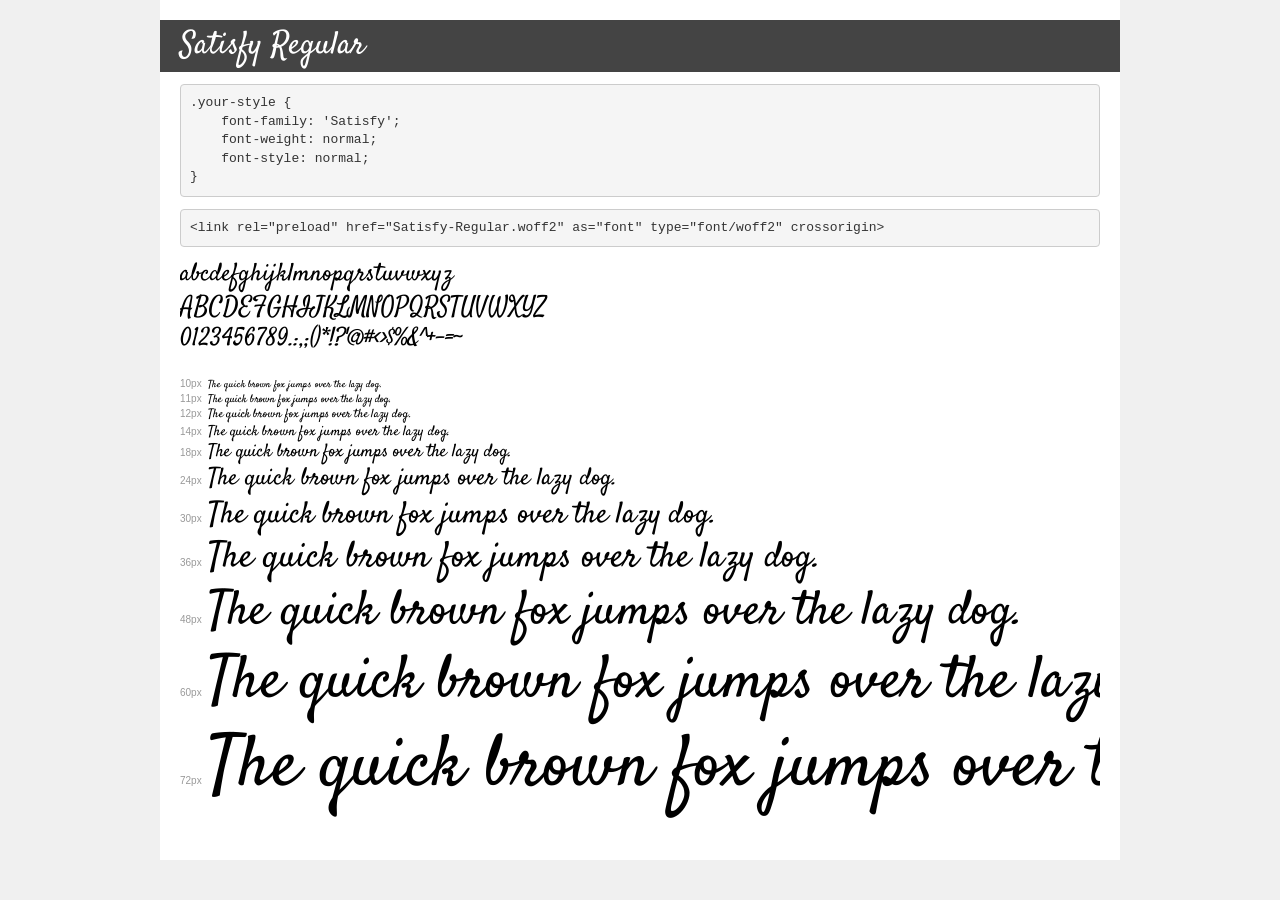
<file: fonts/Satisfy/demo.html>
<!DOCTYPE html>
<html lang="en">
<head>
    <meta charset="utf-8">
    <meta http-equiv="X-UA-Compatible" content="IE=edge">
    <meta name="viewport" content="width=device-width, initial-scale=1">
    <meta name="robots" content="noindex, noarchive">
    <meta name="format-detection" content="telephone=no">
    <title>Transfonter demo</title>
    <link href="stylesheet.css" rel="stylesheet">
    <style>
        /*
        http://meyerweb.com/eric/tools/css/reset/
        v2.0 | 20110126
        License: none (public domain)
        */
        html, body, div, span, applet, object, iframe,
        h1, h2, h3, h4, h5, h6, p, blockquote, pre,
        a, abbr, acronym, address, big, cite, code,
        del, dfn, em, img, ins, kbd, q, s, samp,
        small, strike, strong, sub, sup, tt, var,
        b, u, i, center,
        dl, dt, dd, ol, ul, li,
        fieldset, form, label, legend,
        table, caption, tbody, tfoot, thead, tr, th, td,
        article, aside, canvas, details, embed,
        figure, figcaption, footer, header, hgroup,
        menu, nav, output, ruby, section, summary,
        time, mark, audio, video {
            margin: 0;
            padding: 0;
            border: 0;
            font-size: 100%;
            font: inherit;
            vertical-align: baseline;
        }
        /* HTML5 display-role reset for older browsers */
        article, aside, details, figcaption, figure,
        footer, header, hgroup, menu, nav, section {
            display: block;
        }
        body {
            line-height: 1;
        }
        ol, ul {
            list-style: none;
        }
        blockquote, q {
            quotes: none;
        }
        blockquote:before, blockquote:after,
        q:before, q:after {
            content: '';
            content: none;
        }
        table {
            border-collapse: collapse;
            border-spacing: 0;
        }
        /* demo styles */
        body {
            background: #f0f0f0;
            color: #000;
        }
        .page {
            background: #fff;
            width: 920px;
            margin: 0 auto;
            padding: 20px 20px 0 20px;
            overflow: hidden;
        }
        .font-container {
            overflow-x: auto;
            overflow-y: hidden;
            margin-bottom: 40px;
            line-height: 1.3;
            white-space: nowrap;
            padding-bottom: 5px;
        }
        h1 {
            position: relative;
            background: #444;
            font-size: 32px;
            color: #fff;
            padding: 10px 20px;
            margin: 0 -20px 12px -20px;
        }
        .letters {
            font-size: 25px;
            margin-bottom: 20px;
        }
        .s10:before {
            content: '10px';
        }
        .s11:before {
            content: '11px';
        }
        .s12:before {
            content: '12px';
        }
        .s14:before {
            content: '14px';
        }
        .s18:before {
            content: '18px';
        }
        .s24:before {
            content: '24px';
        }
        .s30:before {
            content: '30px';
        }
        .s36:before {
            content: '36px';
        }
        .s48:before {
            content: '48px';
        }
        .s60:before {
            content: '60px';
        }
        .s72:before {
            content: '72px';
        }
        .s10:before, .s11:before, .s12:before, .s14:before,
        .s18:before, .s24:before, .s30:before, .s36:before,
        .s48:before, .s60:before, .s72:before {
            font-family: Arial, sans-serif;
            font-size: 10px;
            font-weight: normal;
            font-style: normal;
            color: #999;
            padding-right: 6px;
        }
        pre {
            display: block;
            padding: 9px;
            margin: 0 0 12px;
            font-family: Monaco, Menlo, Consolas, "Courier New", monospace;
            font-size: 13px;
            line-height: 1.428571429;
            color: #333;
            font-weight: normal;
            font-style: normal;
            background-color: #f5f5f5;
            border: 1px solid #ccc;
            overflow-x: auto;
            border-radius: 4px;
        }
        /* responsive */
        @media (max-width: 959px) {
            .page {
                width: auto;
                margin: 0;
            }
        }
    </style>
</head>
<body>
<div class="page">
    <div class="demo">
        <h1 style="font-family: 'Satisfy'; font-weight: normal; font-style: normal;">Satisfy Regular</h1>
        <pre title="Usage">.your-style {
    font-family: 'Satisfy';
    font-weight: normal;
    font-style: normal;
}</pre>
        <pre title="Preload (optional)">
&lt;link rel=&quot;preload&quot; href=&quot;Satisfy-Regular.woff2&quot; as=&quot;font&quot; type=&quot;font/woff2&quot; crossorigin&gt;</pre>
        <div class="font-container" style="font-family: 'Satisfy'; font-weight: normal; font-style: normal;">
            <p class="letters">
                abcdefghijklmnopqrstuvwxyz<br>
ABCDEFGHIJKLMNOPQRSTUVWXYZ<br>
                0123456789.:,;()*!?'@#&lt;&gt;$%&^+-=~
            </p>
            <p class="s10" style="font-size: 10px;">The quick brown fox jumps over the lazy dog.</p>
            <p class="s11" style="font-size: 11px;">The quick brown fox jumps over the lazy dog.</p>
            <p class="s12" style="font-size: 12px;">The quick brown fox jumps over the lazy dog.</p>
            <p class="s14" style="font-size: 14px;">The quick brown fox jumps over the lazy dog.</p>
            <p class="s18" style="font-size: 18px;">The quick brown fox jumps over the lazy dog.</p>
            <p class="s24" style="font-size: 24px;">The quick brown fox jumps over the lazy dog.</p>
            <p class="s30" style="font-size: 30px;">The quick brown fox jumps over the lazy dog.</p>
            <p class="s36" style="font-size: 36px;">The quick brown fox jumps over the lazy dog.</p>
            <p class="s48" style="font-size: 48px;">The quick brown fox jumps over the lazy dog.</p>
            <p class="s60" style="font-size: 60px;">The quick brown fox jumps over the lazy dog.</p>
            <p class="s72" style="font-size: 72px;">The quick brown fox jumps over the lazy dog.</p>
        </div>
    </div>

</div>
</body>
</html>
</file>
<file: fonts/Poppins/stylesheet.css>
@font-face {
    font-family: 'Poppins';
    src: url('Poppins-BlackItalic.woff2') format('woff2'),
        url('Poppins-BlackItalic.woff') format('woff');
    font-weight: 900;
    font-style: italic;
    font-display: swap;
}

@font-face {
    font-family: 'Poppins';
    src: url('Poppins-Bold.woff2') format('woff2'),
        url('Poppins-Bold.woff') format('woff');
    font-weight: bold;
    font-style: normal;
    font-display: swap;
}

@font-face {
    font-family: 'Poppins';
    src: url('Poppins-ExtraLight.woff2') format('woff2'),
        url('Poppins-ExtraLight.woff') format('woff');
    font-weight: 200;
    font-style: normal;
    font-display: swap;
}

@font-face {
    font-family: 'Poppins';
    src: url('Poppins-ExtraBoldItalic.woff2') format('woff2'),
        url('Poppins-ExtraBoldItalic.woff') format('woff');
    font-weight: bold;
    font-style: italic;
    font-display: swap;
}

@font-face {
    font-family: 'Poppins';
    src: url('Poppins-BoldItalic.woff2') format('woff2'),
        url('Poppins-BoldItalic.woff') format('woff');
    font-weight: bold;
    font-style: italic;
    font-display: swap;
}

@font-face {
    font-family: 'Poppins';
    src: url('Poppins-ExtraBold.woff2') format('woff2'),
        url('Poppins-ExtraBold.woff') format('woff');
    font-weight: bold;
    font-style: normal;
    font-display: swap;
}

@font-face {
    font-family: 'Poppins';
    src: url('Poppins-Italic.woff2') format('woff2'),
        url('Poppins-Italic.woff') format('woff');
    font-weight: normal;
    font-style: italic;
    font-display: swap;
}

@font-face {
    font-family: 'Poppins';
    src: url('Poppins-ExtraLightItalic.woff2') format('woff2'),
        url('Poppins-ExtraLightItalic.woff') format('woff');
    font-weight: 200;
    font-style: italic;
    font-display: swap;
}

@font-face {
    font-family: 'Poppins';
    src: url('Poppins-Light.woff2') format('woff2'),
        url('Poppins-Light.woff') format('woff');
    font-weight: 300;
    font-style: normal;
    font-display: swap;
}

@font-face {
    font-family: 'Poppins';
    src: url('Poppins-MediumItalic.woff2') format('woff2'),
        url('Poppins-MediumItalic.woff') format('woff');
    font-weight: 500;
    font-style: italic;
    font-display: swap;
}

@font-face {
    font-family: 'Poppins';
    src: url('Poppins-LightItalic.woff2') format('woff2'),
        url('Poppins-LightItalic.woff') format('woff');
    font-weight: 300;
    font-style: italic;
    font-display: swap;
}

@font-face {
    font-family: 'Poppins';
    src: url('Poppins-Medium.woff2') format('woff2'),
        url('Poppins-Medium.woff') format('woff');
    font-weight: 500;
    font-style: normal;
    font-display: swap;
}

@font-face {
    font-family: 'Poppins';
    src: url('Poppins-SemiBold.woff2') format('woff2'),
        url('Poppins-SemiBold.woff') format('woff');
    font-weight: 600;
    font-style: normal;
    font-display: swap;
}

@font-face {
    font-family: 'Poppins';
    src: url('Poppins-SemiBoldItalic.woff2') format('woff2'),
        url('Poppins-SemiBoldItalic.woff') format('woff');
    font-weight: 600;
    font-style: italic;
    font-display: swap;
}

@font-face {
    font-family: 'Poppins';
    src: url('Poppins-Regular.woff2') format('woff2'),
        url('Poppins-Regular.woff') format('woff');
    font-weight: normal;
    font-style: normal;
    font-display: swap;
}

@font-face {
    font-family: 'Poppins';
    src: url('Poppins-Thin.woff2') format('woff2'),
        url('Poppins-Thin.woff') format('woff');
    font-weight: 100;
    font-style: normal;
    font-display: swap;
}

@font-face {
    font-family: 'Poppins';
    src: url('Poppins-ThinItalic.woff2') format('woff2'),
        url('Poppins-ThinItalic.woff') format('woff');
    font-weight: 100;
    font-style: italic;
    font-display: swap;
}
</file>
<file: fonts/Antonio/stylesheet.css>
@font-face {
    font-family: 'Antonio';
    src: url('Antonio-Regular.woff2') format('woff2'),
        url('Antonio-Regular.woff') format('woff');
    font-weight: normal;
    font-style: normal;
    font-display: swap;
}

@font-face {
    font-family: 'Antonio';
    src: url('Antonio-Medium.woff2') format('woff2'),
        url('Antonio-Medium.woff') format('woff');
    font-weight: 500;
    font-style: normal;
    font-display: swap;
}

@font-face {
    font-family: 'Antonio';
    src: url('Antonio-Bold.woff2') format('woff2'),
        url('Antonio-Bold.woff') format('woff');
    font-weight: bold;
    font-style: normal;
    font-display: swap;
}

@font-face {
    font-family: 'Antonio';
    src: url('Antonio-SemiBold.woff2') format('woff2'),
        url('Antonio-SemiBold.woff') format('woff');
    font-weight: 600;
    font-style: normal;
    font-display: swap;
}

@font-face {
    font-family: 'Antonio';
    src: url('Antonio-Thin.woff2') format('woff2'),
        url('Antonio-Thin.woff') format('woff');
    font-weight: 100;
    font-style: normal;
    font-display: swap;
}

@font-face {
    font-family: 'Antonio';
    src: url('Antonio-ExtraLight.woff2') format('woff2'),
        url('Antonio-ExtraLight.woff') format('woff');
    font-weight: 200;
    font-style: normal;
    font-display: swap;
}

@font-face {
    font-family: 'Antonio';
    src: url('Antonio-Light.woff2') format('woff2'),
        url('Antonio-Light.woff') format('woff');
    font-weight: 300;
    font-style: normal;
    font-display: swap;
}
</file>
<file: fonts/Satisfy/stylesheet.css>
@font-face {
    font-family: 'Satisfy';
    src: url('Satisfy-Regular.woff2') format('woff2'),
        url('Satisfy-Regular.woff') format('woff');
    font-weight: normal;
    font-style: normal;
    font-display: swap;
}
</file>
<file: css/style.css>
:root {
    --bg: #111111;
    --bg-secondary: #171717;
    --theme-color: #B3DE4F;
    --h2-color: #E5E5E5;
    --light-color: #F3F3F3;
    --dark-color: #0F0F0F;
    --secondory-light: #D9D9D9;
}

* {
    margin: 0;
    padding: 0;
    box-sizing: border-box;
    color: white;
}

html {
    scroll-behavior: initial;
}

body {

    background-color: #111;
    font-family: 'Poppins';
}

h1,
h2,
h3,
h4,
h5,
h6 {
    font-family: 'Antonio';
}

p {
    font-size: 15px;
    color: var(--secondory-light);
}

a {
    color: white;
    text-decoration: none;
}

li {
    list-style: none;
}

.transition1 {
    transition: all 1s ease;
}


.py {
    padding: 120px 0;
}

h2 {
    font-size: 65px;
}

/* header */
header .header-wrapper {
    background-color: rgba(0, 0, 0, 0.616);
    backdrop-filter: blur(7px);
    z-index: 999999999 !important;
}

header .logo {
    width: 80px;
}

header nav ul li a {
    font-size: 14px;
    letter-spacing: 1px;
}

/* banner */
.banner .portfolio-container {
    height: 100vh;
}

.banner .portfolio-slide {
    opacity: 0;
    transition: opacity 1s ease-in-out;
    background-size: cover;
    background-position: center;
    background-attachment: fixed;
}

.banner .portfolio-slide.active {
    opacity: 1;
    z-index: 1;
}

.banner .slide-overlay {
    background: rgba(0, 0, 0, 0.4);
}

/* Main Content Area */
.banner .main-content {
    height: calc(100vh - 200px);
    flex-direction: column;
    padding: 0 60px;
    padding-top: 100px;
}

.banner .project-title {
    font-size: 120px;
    text-transform: uppercase;
    margin-bottom: 40px;
    opacity: 0;
    transform: translateY(50px);
    animation: slideUp 1s 0.2s forwards;
}

.banner .project-meta {
    opacity: 0;
    transform: translateY(30px);
    animation: slideUp 1s 0.4s forwards;
}

.banner .project-category {
    font-size: 13px;
    background-color: var(--bg-secondary);
}

.banner .project-info {
    align-items: flex-end;
    opacity: 0;
    transform: translateY(30px);
    animation: slideUp 1s 0.6s forwards;
}

.banner .photographer-credit {
    font-size: 15px;
    color: var(--secondory-light);
    text-transform: uppercase;
}

.banner .view-project-btn {
    display: inline-flex;
    align-items: center;
    text-decoration: none;
    font-size: 13px;
    text-transform: uppercase;
    letter-spacing: 2px;
}

.banner .portfolio-slide .view-project-btn span i {
    color: var(--theme-color);
    padding: 15px;
}

.banner .portfolio-slide .view-project-btn:hover span {
    transform: translateX(10px);
}

/* arrow rotate */
.banner .portfolio-slide .view-project-btn:hover span i , .about .gooey-btn:hover .circle .arrow , .service2 .service2-cnt a:hover i , .contact .gooey-btn:hover .circle .arrow {
    transform: rotate(42deg);
    transition-duration: 0.5s;
}

.view-project-btn span,
.view-project-btn span i {
    transition: all 0.3s ease;
}

/* Bottom Navigation Split */
.banner .bottom-navigation {
    height: 150px;
    z-index: 15;
}

.banner .nav-section {
    flex: 1;
    cursor: pointer;
    background-size: cover;
    background-position: center;
    transition: all 0.5s cubic-bezier(0.4, 0, 0.2, 1);
}

.banner .nav-section::before {
    content: '';
    position: absolute;
    top: 0;
    left: 0;
    width: 100%;
    height: 100%;
    background: rgba(0, 0, 0, 0.6);
    transition: background 0.3s ease;
}

.banner .nav-section:hover::before {
    background: rgba(0, 0, 0, 0.3);
}

.banner .nav-section:hover {
    flex: 1.2;
}

.banner .bottom-navigation:hover .nav-section:not(:hover) {
    flex: 0.8;
}

.banner .nav-content {
    position: relative;
    z-index: 10;
    padding: 40px;
    height: 100%;
    display: flex;
    flex-direction: column;
    justify-content: space-between;
}

.banner .nav-label {
    font-size: 14px;
    font-weight: 300;
    color: #888;
    text-transform: uppercase;
    letter-spacing: 2px;
}

.banner .nav-title {
    font-size: 24px;
    font-weight: 700;
    color: #fff;
    text-transform: uppercase;
    letter-spacing: 1px;
    margin-top: auto;
}

/* Slide Number */
.banner .slide-number {
    position: absolute;
    bottom: 250px;
    right: 60px;
    z-index: 20;
    font-size: clamp(8rem, 15vw, 12rem);
    font-weight: 900;
    color: rgba(255, 255, 255, 0.1);
    line-height: 0.8;
    user-select: none;
    pointer-events: none;
    font-family: 'Antonio';
}

@keyframes slideUp {
    from {
        opacity: 0;
        transform: translateY(50px);
    }

    to {
        opacity: 1;
        transform: translateY(0);
    }
}

/* Responsive */
@media (max-width: 768px) {
    .header {
        padding: 20px 30px;
    }

    .nav-menu {
        display: none;
    }

    .main-content {
        padding: 0 30px;
        padding-top: 80px;
    }

    .project-meta {
        flex-direction: column;
        gap: 15px;
    }

    .project-info {
        flex-direction: column;
        align-items: flex-start;
        gap: 20px;
    }

    .bottom-navigation {
        flex-direction: column;
        height: 300px;
    }

    .nav-section {
        height: 150px;
    }

    .slide-number {
        bottom: 320px;
        right: 30px;
    }
}

/* about */
.about::after {
    content: '';
    position: absolute;
    top: 40px;
    /* left: -30%; */
    background-image: url(../images/dotted.svg);
    background-repeat: no-repeat;
    background-size: cover;
    width: 560px;
    height: 300px;
}

.text-wrap {
    flex-direction: column;
    gap: 1rem;
}

.text {
    font-size: 65px;
    line-height: 1.1; /* pehle 1 tha — isse thoda vertical breathing space milega */
    position: relative; /* helpful for child positioning */
    overflow: visible;  /* ensure text isn't clipped */
}

.base {
    color: var(--dark-color);
}

.white {
    inset: 0;
    clip-path: inset(0 100% 0 0);
    color: var(--h2-color);
    /* hidden initially */
}

/* about button */

.gooey-btn {
    filter: url(#gooey);
}

/* --- Circle (40x40) --- */
.gooey-btn .circle {
    width: 40px;
    height: 40px;
    background: var(--theme-color);
    border-radius: 50%;
    display: grid;
    place-items: center;
    /* circle ko half andar push karo = -20px */
    transform: translateX(0px);
    transition: transform .35s cubic-bezier(.22, .7, 0, .96), margin-left .35s;
}

.gooey-btn:hover .circle {
    transform: translateX(0);
    margin-left: 12px;
}


/* --- Pill (160x40) --- */
.gooey-btn .pill {
    height: 40px;
    /* same as circle diameter */
    width: 160px;
    display: inline-flex;
    background: var(--theme-color);
    color: white;
    border-radius: 999px;
    letter-spacing: 2px;
    font-weight: 600;
    font-size: 13px;
    text-transform: uppercase;
}

.arrow {
    width: 20px;
    height: 20px;
    color: var(--theme-color);
    transition-duration: 0.5s;
}

.arrow span {
    width: 10px;
    height: 3px;
    /* background: white; */
    /* transform: translateY(-50%) rotate(-45deg); */
    
}

.gooey-btn button {
    all: unset;
    cursor: pointer;
    display: flex;
    align-items: center;
    user-select: none;
}
.about .about-achi{
    background-color: var(--bg-secondary);
}
.about .about-item{
    background-color: var(--bg);
    width: 33.33%;
    height: 185px;
}
.about .about-item:last-child{
    height: 200px;
}
.about .about-item .about-img-wrapper-cnt{
    bottom: 36% !important;
    left: 10% !important;
}
.about .about-item .about-img-wrapper-cnt p{
    background-color: transparent !important;
}
.about .about-item .about-img-wrapper-cnt h2{
    color: var(--theme-color);
}
.about .about-item h2 span{
    background-color: var(--theme-color);
    font-size: 13px;
}
.about sup {
    top: -1em;
}
.about .about-item p{
    background-color: var(--light-color);
    color: #000;
}

/* services */
.service{
    background-color: var(--bg-secondary);
}
.section .title-top{
    font-family: 'Satisfy';
    font-size: 20px;
}
.section h6{
    width: 15px;
    height: 15px;
    background-color: white !important;
    border-radius: 50%;
    box-shadow: #353535 0px 0px 4px, #353535 0px 0px 0px 6px;
}
.section h2{
    text-transform: uppercase;
}
.service .service-item{
    min-height: 80vh;
    background-color: var(--bg);
    padding: 100px 30px !important;
    transition-duration: 0.5s;
}
.service .service-item:hover{
    transform: translateY(-10px);
}
.service .service-item h5{
    letter-spacing: 2px;
    /* font-size: 22px; */
}
.service .service-item h3{
    font-size: 158px;
    font-family: 'Poppins';
    color: var(--secondory-light);
}
.service .service-item svg{
    width: 135px;
    height: 135px;
}

/* service 2 */
.service2 .service2-outer {
  height: 100vh;
  overflow: hidden;
  position: relative;
}
.service2 .service2-wrapper {
  display: flex;
   width: fit-content;/* Let width be as per content */
  /* height: 100%; */
}
.service2 .service2-item::after , .poster::after{
    content: '';
    position: absolute;
    top: 0;
    left: 0;
    width: 100%;
    height: 100%;
    background-color: rgba(0, 0, 0, 0.637);
    z-index: 0;
}
.service2 .service2-img{
    width: 100%;
    height: 100%;
    background-position: center;
    background-repeat: no-repeat;
    background-size: cover;
}
.service2 .service2-item{
    width: 490px;
    height: 80vh;
    flex-shrink: 0;
}
.service2 .service2-cnt p{
    font-size: 13px;
}
.service2 .service2-cnt h4{
    font-size: 22px;
    text-transform: uppercase;
}
.service2 .service2-cnt a{
    width: 40px;
    height: 40px;
    transition-duration: 0.5s;
}

/* poster */
.poster{
    width: 100%;
    height: auto;
    background-image: url(../images/img-seat.jpg);
    background-position: center;
    background-repeat: no-repeat;
    background-size: cover;
    z-index: -2;
}
.poster::after{
    background-color: rgba(0, 0, 0, 0.397);
    z-index: -1;
}
.poster .poster-item{
    -webkit-backdrop-filter: blur(20px);
    backdrop-filter: blur(20px);
    background-color: #3c3c3c33;
    padding: 80px 60px;
}
.poster .poster-item h3{
    font-size: 10.5rem;
}
.poster .poster-item h5{
    font-size: 22px;
    text-transform: uppercase;
    letter-spacing: 2px;
}
.poster .poster-item p{
    text-transform: uppercase;
}

/* testimonials */
.testimonial p{
    font-size: 15px;
    text-transform: uppercase;
}
.testimonial .testi-item{
    background-color: var(--bg-secondary);
}
.testimonial .testi-cnt , .testimonial .testi-footer{
    padding: 30px;
}
.testimonial .testi-head h5{
    font-size: 30px;
}
.testimonial .testi-head h5 span{
    font-size: 16px;
}
.testimonial .testi-body p , .team .team-wrapper .team-item h4 , .team .team-social h6 , .blog .blog-cnt h3 , .contact .contact-foot h4{
    font-size: 22px;
    letter-spacing: 1px;
}
.testimonial svg{
    width: 71px;
    height: 53px;
}
.testimonial .testi-footer img{
    width: 44px;
    height: 44px;
}
.testimonial .testi-footer h6{
    color: #000;
    font-family: 'Poppins';
    font-size: 13px;
    letter-spacing: 1px;
}
.testimonial .testi-footer p{
    color: #5c5c5c;
    font-size: 14px;
}

/* team */
.team .team-wrapper .team-item , .blog .blog-item{
    height: 80vh;
    background-position: center;
    background-repeat: no-repeat;
    background-size: cover;
    flex-shrink: 0;
}
.team .team-cnt{
    margin-top: auto;
    -webkit-backdrop-filter: blur(10px);
    backdrop-filter: blur(10px);
}
.team .team-social{
    top: -70px !important;
    right: 0;
}
.team .team-social h6{
    font-size: 13px;
    color: var(--theme-color);
    font-family: 'Poppins';
}
.team .team-social ul li {
    width: 40px;
    height: 50px;
}
.team .team-social ul li i{
    font-size: 15px;
    color: var(--theme-color);
}

/* blog */
.blog .blog-item{
    height: 85vh;
    border-top-right-radius: 0px !important;
    object-fit: cover;
}
.blog-head{
    background-color: var(--bg);
    border-bottom-left-radius: 15px;
}
.blog .blog-item img{
    object-fit: cover;
}
.blog .top-svg {
    top: -1px;
    left: 1px;
    transform: translateX(-100%);
}
.blog svg.bottom-svg {
    bottom: 1px;
    right: -1px;
    transform: translateY(100%);
}
.blog svg {
    position: absolute;
    width: 40px;
    height: 40px;
    fill: var(--bg);
}
.blog .blog-head span{
    background-color: var(--bg-secondary);
    font-size: 13px;
}
.blog .blog-cnt p{
    font-size: 15px;
    background-color: var(--bg-secondary);
}
.blog .blog-cnt h3{
    letter-spacing: 2px;
}

/* brand */
.brand{
    background-image: url(../images/img-under-header.jpg);
    background-position: center;
    background-repeat: no-repeat;
    background-size: cover;
    width: 100%;
    height: 105vh;
    z-index: -2;
}
.brand::after{
    content: '';
    position: absolute;
    top: 0;
    left: 0;
    width: 100%;
    height: 100%;
    background-color: #000000b0;
    z-index: -1;
}
.brand .brand-item{
    border: 1px solid var(#373737);
}
.brand .brand-item-lg{
    width: 265px;
    height: 265px;
}
.brand .brand-item-sm{
    width: 120px;
    height: 120px;
}
.brand .brand-wrapper .brand-item-lg img , .brand .brand-wrapper .brand-item-sm img{
    max-width: 140px;
    filter: invert(1);
}
.brand .brand-wrapper .brand-item-sm img{
    max-width: 70px;
}
.brand .content-blure{
    -webkit-backdrop-filter: blur(20px);
    backdrop-filter: blur(20px);
    background-color: #3c3c3c33;
}

/* contact */
.contact .pill{
    text-transform: none;
}
.contact .contact-head{
    border-bottom: 1px solid #373737;
}
.contact .contact-head .button-wrap{
    padding-top: auto !important;
    display: flex;
    justify-content: flex-end;
}
.contact .contact-foot h4{
    font-size: 22px;
}
.contact .contact-foot marquee h2{
    font-size: 120px;
}

/* footer */
footer{
    background-color: var(--bg-secondary);
}
footer .logo-wrap {
    background-color: var(--bg);
    border-bottom-right-radius: 50%;
    border-bottom-left-radius: 50%;
    width: 160px;
    height: 160px;
    top: -60px;
}
footer .logo-wrap .shape-one.shape-one, footer .logo-wrap .shape-two.shape-one {
    left: -30px;
}
footer .logo-wrap .shape-one, footer .logo-wrap .shape-two {
    position: absolute;
    top: 12px !important;
}
footer .logo-wrap .shape-two{
    left: 160px;
}
footer .logo-wrap img{
    width: 110px;
    filter: invert(1);
}
footer .footer-head h5{
    font-size: 16px;
    letter-spacing: 2px;
}
footer .footer-head .footer-point{
    width: 13px;
    height: 13px;
}
footer ul li a{
    color: var(--secondory-light);
    font-size: 14px;
}
footer .footer-social ul li a{
    background-color: var(--bg);
}
</file>
<file: css/responsive.css>
/* ====================================================
   MEXDOT WEBSITE — COMPLETE RESPONSIVE CSS
   Desktop-First approach (max-width breakpoints)
   Breakpoints:
     XL : <= 1199px
     LG : <= 991px   (tablet landscape)
     MD : <= 767px   (mobile landscape)
     SM : <= 575px   (mobile portrait)
     XS : <= 374px   (extra small)
==================================================== */

/* ====================================================
   GLOBAL RESET & BASE
==================================================== */
*, *::before, *::after { box-sizing: border-box; }

html, body {
    overflow-x: hidden;
    max-width: 100%;
}

img { max-width: 100%; height: auto; }

section, footer { overflow-x: hidden; }

/* ====================================================
   TYPOGRAPHY SCALE
==================================================== */
@media (max-width: 1199.98px) {
    h2, .text { font-size: 52px !important; }
    .contact .contact-foot marquee h2 { font-size: 90px !important; }
    .banner .project-title { font-size: 90px !important; }
    .service .service-item h3 { font-size: 120px !important; }
    .poster .poster-item h3 { font-size: 8rem !important; }
}

@media (max-width: 991.98px) {
    h2, .text { font-size: 42px !important; }
    .banner .project-title { font-size: 72px !important; }
    .service .service-item h3 { font-size: 90px !important; }
    .poster .poster-item h3 { font-size: 6rem !important; }
    .contact .contact-foot marquee h2 { font-size: 70px !important; }
    .py { padding: 80px 0; }
}

@media (max-width: 767.98px) {
    h2, .text { font-size: 32px !important; }
    .banner .project-title { font-size: 48px !important; }
    .service .service-item h3 { font-size: 70px !important; }
    .poster .poster-item h3 { font-size: 4.5rem !important; }
    .contact .contact-foot marquee h2 { font-size: 50px !important; }
    .py { padding: 60px 0; }
}

@media (max-width: 575.98px) {
    h2, .text { font-size: 26px !important; }
    .banner .project-title { font-size: 36px !important; }
    .service .service-item h3 { font-size: 56px !important; }
    .poster .poster-item h3 { font-size: 3.5rem !important; }
    .contact .contact-foot marquee h2 { font-size: 38px !important; }
    .py { padding: 50px 0; }
    .container { padding-left: 16px !important; padding-right: 16px !important; }
}

@media (max-width: 374.98px) {
    h2, .text { font-size: 22px !important; }
    .banner .project-title { font-size: 28px !important; }
    .py { padding: 40px 0; }
}

/* ====================================================
   HEADER / NAVIGATION
==================================================== */

/* Mobile hamburger button */
.nav-toggle {
    display: none;
    background: transparent;
    border: 1px solid rgba(255,255,255,0.3);
    border-radius: 8px;
    padding: 8px 12px;
    cursor: pointer;
    z-index: 9999;
}

.nav-toggle span {
    display: block;
    width: 22px;
    height: 2px;
    background: #fff;
    margin: 4px 0;
    border-radius: 2px;
    transition: all 0.3s ease;
}

/* Mobile nav dropdown */
.mobile-menu {
    display: none;
    position: absolute;
    top: 100%;
    left: 0;
    width: 100%;
    background: rgba(0,0,0,0.95);
    backdrop-filter: blur(10px);
    padding: 20px 30px;
    z-index: 9998;
    border-radius: 0 0 16px 16px;
}

.mobile-menu.open { display: block; }

.mobile-menu ul {
    flex-direction: column !important;
    gap: 0;
    margin: 0;
    padding: 0;
}

.mobile-menu ul li {
    padding: 12px 0;
    border-bottom: 1px solid rgba(255,255,255,0.08);
}

.mobile-menu ul li:last-child { border-bottom: none; }
.mobile-menu ul li a { font-size: 16px; display: block; }

@media (max-width: 1199.98px) {
    header .header-wrapper {
        padding: 16px 30px !important;
        margin: 12px !important;
    }
}

@media (max-width: 991.98px) {
    header .header-wrapper {
        padding: 14px 24px !important;
        margin: 10px !important;
        position: relative;
    }

    /* Hide desktop nav */
    header nav { display: none !important; }

    /* Show hamburger */
    .nav-toggle { display: block !important; }
}

@media (max-width: 575.98px) {
    header .header-wrapper {
        padding: 12px 16px !important;
        margin: 8px !important;
        border-radius: 20px !important;
    }

    header .logo { width: 60px !important; }
}


/* ====================================================
   BANNER / HERO SLIDER
==================================================== */

/* Fix iOS fixed background */
.banner .portfolio-slide {
    background-attachment: scroll !important;
}

@media (max-width: 1199.98px) {
    .banner .main-content {
        padding: 0 40px;
        padding-top: 90px;
        height: calc(100vh - 180px);
    }

    .banner .project-title { margin-bottom: 30px; }

    .banner .bottom-navigation { height: 130px; }
    .banner .nav-title { font-size: 20px; }
    .banner .slide-number { right: 40px; }
}

@media (max-width: 991.98px) {
    .banner .portfolio-container { height: 100svh; min-height: 600px; }

    .banner .main-content {
        padding: 0 30px;
        padding-top: 100px;
        height: calc(100vh - 200px);
    }

    .banner .project-title { font-size: 72px; margin-bottom: 24px; }

    .banner .main-content > .d-flex {
        flex-direction: column;
        align-items: flex-start;
        gap: 16px;
    }

    .banner .bottom-navigation { height: 120px; }
    .banner .nav-content { padding: 20px 30px; }
    .banner .nav-title { font-size: 18px; }
    .banner .nav-label { font-size: 12px; }

    .banner .slide-number {
        bottom: 210px;
        right: 30px;
        font-size: clamp(5rem, 12vw, 9rem);
    }
}

@media (max-width: 767.98px) {
    .banner .portfolio-container { height: 100svh; min-height: 500px; }

    .banner .main-content {
        padding: 0 20px;
        padding-top: 90px;
        height: auto;
        min-height: calc(100vh - 260px);
    }

    .banner .project-title {
        font-size: 48px;
        margin-bottom: 20px;
        line-height: 1.1;
    }

    .banner .project-meta {
        flex-wrap: wrap;
        gap: 8px;
    }

    .banner .photographer-credit { font-size: 12px; }
    .banner .view-project-btn { font-size: 11px; }

    /* Split nav stacks on mobile */
    .banner .bottom-navigation {
        flex-direction: column;
        height: 220px;
    }

    .banner .nav-section { height: 110px; }

    .banner .nav-content { padding: 15px 20px; }
    .banner .nav-title { font-size: 16px; }

    .banner .slide-number {
        bottom: 240px;
        right: 20px;
        font-size: clamp(4rem, 10vw, 7rem);
    }
}

@media (max-width: 575.98px) {
    .banner .main-content {
        padding: 0 16px;
        padding-top: 80px;
    }

    .banner .project-title { font-size: 36px; }

    .banner .project-category {
        font-size: 11px;
        padding: 3px 8px !important;
    }

    .banner .bottom-navigation { height: 200px; }
    .banner .nav-section { height: 100px; }
    .banner .nav-title { font-size: 14px; }
    .banner .slide-number { display: none; }
}


/* ====================================================
   ABOUT SECTION
==================================================== */
@media (max-width: 1199.98px) {
    .about .row .col-lg-6:last-child .about-img-wrapper img {
        height: 320px !important;
        object-fit: cover;
    }
}

@media (max-width: 991.98px) {
    .about .row {
        flex-direction: column;
        gap: 40px;
    }

    .about .row .col-lg-6:last-child .about-img-wrapper {
        width: 100%;
    }

    .about .row .col-lg-6:last-child .about-img-wrapper img {
        width: 100% !important;
        height: 350px !important;
        object-fit: cover;
    }

    .about p.w-75 { width: 100% !important; }

    /* Achievement strip */
    .about .about-achi {
        flex-direction: column !important;
        height: auto !important;
    }

    .about .about-item {
        width: 100% !important;
        height: auto !important;
        padding: 30px !important;
        min-height: 120px;
    }

    .about .about-item:last-child {
        height: auto !important;
    }
}

@media (max-width: 767.98px) {
    .about .text-wrap { gap: 0.5rem; }

    .about .row .col-lg-6:last-child .about-img-wrapper img {
        height: 260px !important;
    }

    .about .about-item { padding: 20px !important; }

    .about .about-item .about-img-wrapper-cnt {
        bottom: 20% !important;
        left: 5% !important;
    }
}

@media (max-width: 575.98px) {
    .about .about-item .about-img-wrapper-cnt {
        bottom: 15% !important;
        left: 5% !important;
    }

    /* Decorative dotted bg */
    .about::after { display: none; }
}


/* ====================================================
   SERVICES SECTION (service cards)
==================================================== */
@media (max-width: 1199.98px) {
    .service .service-item {
        min-height: 70vh;
        padding: 70px 25px !important;
    }

    .service .service-item svg {
        width: 100px;
        height: 100px;
    }
}

@media (max-width: 991.98px) {
    .service .row .col-lg-4 {
        margin-bottom: 24px;
    }

    .service .service-item {
        min-height: auto;
        padding: 50px 24px !important;
    }

    .service .service-item h3 { font-size: 90px; }
    .service .service-item svg { width: 80px; height: 80px; }
}

@media (max-width: 767.98px) {
    .service .service-item {
        padding: 40px 20px !important;
    }

    .service .service-item h5 { font-size: 17px; letter-spacing: 1px; }
    .service .service-item svg { width: 70px; height: 70px; }
}

@media (max-width: 575.98px) {
    .service .service-item {
        padding: 32px 16px !important;
    }

    .service .service-item h5 { font-size: 15px; }
    .service .service-item svg { width: 55px; height: 55px; }
}


/* ====================================================
   SERVICE 2 (horizontal scroll portfolio)
==================================================== */

/* On mobile/tablet: convert to vertical grid */
@media (max-width: 991.98px) {
    .service2 .service2-outer {
        height: auto !important;
        overflow: visible !important;
    }

    .service2 .service2-wrapper {
        flex-direction: column !important;
        width: 100% !important;
        align-items: stretch;
        gap: 20px;
        padding: 0 16px;
        margin-top: 30px !important;
        padding-top: 0 !important;
    }

    .service2 .service2-item {
        width: 100% !important;
        height: 55vh !important;
        min-height: 320px;
        flex-shrink: unset;
        margin: 0 !important;
    }

    .service2 .service2-cnt h4 { font-size: 20px; }
}

@media (max-width: 767.98px) {
    .service2 .service2-item {
        height: 45vh !important;
        min-height: 280px;
    }

    .service2 .service2-cnt h4 { font-size: 17px; }
    .service2 .service2-cnt p { font-size: 11px; }
}

@media (max-width: 575.98px) {
    .service2 .service2-item {
        height: 55vw !important;
        min-height: 220px;
    }

    .service2 .service2-cnt a {
        width: 32px !important;
        height: 32px !important;
    }
}


/* ====================================================
   POSTER SECTION (Stats)
==================================================== */
@media (max-width: 991.98px) {
    .poster .d-flex.align-items-center.justify-content-between {
        flex-direction: column;
        gap: 20px;
    }

    .poster .poster-item {
        width: 100% !important;
        margin: 0 !important;
        padding: 50px 40px !important;
    }

    .poster .poster-item h3 { font-size: 6rem; }
    .poster .poster-item p { font-size: 13px; margin: 20px 30px 0 !important; }
}

@media (max-width: 767.98px) {
    .poster .poster-item {
        padding: 40px 30px !important;
    }

    .poster .poster-item p {
        margin: 15px 0 0 !important;
    }
}

@media (max-width: 575.98px) {
    .poster .poster-item {
        padding: 30px 20px !important;
    }

    .poster .poster-item h5 {
        font-size: 16px !important;
        letter-spacing: 1px;
    }
}


/* ====================================================
   TESTIMONIALS
==================================================== */
@media (max-width: 991.98px) {
    .testimonial .testi-body p { font-size: 18px; }
}

@media (max-width: 767.98px) {
    .testimonial .testi-cnt,
    .testimonial .testi-footer { padding: 20px; }

    .testimonial .testi-body p { font-size: 15px; }
    .testimonial .testi-head h5 { font-size: 24px; }
    .testimonial svg { width: 50px; height: 38px; }
}

@media (max-width: 575.98px) {
    .testimonial .testi-footer .d-flex {
        flex-wrap: wrap;
        gap: 10px;
    }

    .testimonial .testi-footer img { width: 36px !important; height: 36px !important; }
}


/* ====================================================
   TEAM SECTION
==================================================== */
@media (max-width: 991.98px) {
    .team .team-wrapper .row .col-lg-4 {
        margin-bottom: 24px;
    }

    .team .team-wrapper .team-item {
        height: 55vh !important;
        min-height: 320px;
    }
}

@media (max-width: 767.98px) {
    .team .team-wrapper .team-item {
        height: 50vh !important;
        min-height: 280px;
    }

    .team .team-wrapper .team-item h4 { font-size: 18px !important; }
    .team .team-cnt { padding: 16px 20px; }
}

@media (max-width: 575.98px) {
    .team .team-wrapper .team-item {
        height: 70vw !important;
        min-height: 240px;
    }

    .team .team-social ul li {
        width: 34px;
        height: 42px;
    }
}


/* ====================================================
   BLOG SECTION
==================================================== */
@media (max-width: 991.98px) {
    .blog .row .col-lg-4 {
        margin-bottom: 40px;
    }

    .blog .blog-item {
        height: 55vh !important;
        min-height: 300px;
    }
}

@media (max-width: 767.98px) {
    .blog .blog-item {
        height: 50vw !important;
        min-height: 250px;
    }

    .blog .blog-cnt h3 { font-size: 18px !important; letter-spacing: 0.5px; }
}

@media (max-width: 575.98px) {
    .blog .blog-item {
        height: 60vw !important;
        min-height: 200px;
    }

    .blog .blog-cnt p { font-size: 12px; }
    .blog .blog-cnt h3 { font-size: 16px !important; }
}


/* ====================================================
   BRAND SECTION (client logos)
==================================================== */
@media (max-width: 1199.98px) {
    .brand {
        height: auto !important;
        padding: 80px 0;
    }

    .brand .brand-item-lg {
        width: 200px !important;
        height: 200px !important;
    }

    .brand .brand-item-sm {
        width: 100px !important;
        height: 100px !important;
    }
}

@media (max-width: 991.98px) {
    .brand {
        height: auto !important;
        padding: 60px 0;
    }

    .brand .brand-wrapper .row .col-lg-3 {
        margin-bottom: 24px;
    }

    .brand .brand-item-lg {
        width: 160px !important;
        height: 160px !important;
    }

    .brand .brand-item-sm {
        width: 85px !important;
        height: 85px !important;
    }

    .brand .brand-wrapper .brand-item-lg img {
        max-width: 100px !important;
    }

    .brand .brand-wrapper .brand-item-sm img {
        max-width: 50px !important;
    }
}

@media (max-width: 767.98px) {
    .brand .brand-item-lg {
        width: 130px !important;
        height: 130px !important;
    }

    .brand .brand-item-sm {
        width: 70px !important;
        height: 70px !important;
    }

    .brand .brand-wrapper .brand-item-lg img { max-width: 80px !important; }
    .brand .brand-wrapper .brand-item-sm img { max-width: 40px !important; }
}

@media (max-width: 575.98px) {
    .brand .brand-wrapper .row .col-lg-3 {
        width: 50%;
        float: left;
    }

    .brand .brand-item-lg {
        width: 110px !important;
        height: 110px !important;
    }

    .brand .brand-item-sm {
        width: 60px !important;
        height: 60px !important;
    }
}


/* ====================================================
   CONTACT SECTION
==================================================== */
@media (max-width: 991.98px) {
    .contact .contact-head {
        flex-direction: column;
        gap: 24px;
        align-items: flex-start;
    }

    .contact .contact-head .button-wrap {
        justify-content: flex-start !important;
        padding-top: 0 !important;
    }

    .contact .contact-foot .row .col-lg-4 { margin-bottom: 20px; }
    .contact .contact-foot h4 { font-size: 18px !important; }
}

@media (max-width: 767.98px) {
    .contact .contact-head h2 { font-size: 40px !important; }
    .contact .contact-foot p { font-size: 13px; }
}

@media (max-width: 575.98px) {
    .contact .contact-head h2 { font-size: 32px !important; }
    .contact .contact-foot h4 { font-size: 15px !important; }
}


/* ====================================================
   FOOTER
==================================================== */
@media (max-width: 991.98px) {
    footer .row .col-lg-3 { margin-bottom: 28px; }

    footer .logo-wrap {
        width: 130px !important;
        height: 130px !important;
        top: -40px !important;
    }
}

@media (max-width: 767.98px) {
    footer .logo-wrap {
        width: 110px !important;
        height: 110px !important;
        top: -30px !important;
    }

    footer .logo-wrap img { width: 80px !important; }

    footer .footer-head h5 { font-size: 14px !important; }
    footer ul li a { font-size: 13px; }
}

@media (max-width: 575.98px) {
    footer { padding-top: 60px !important; }

    footer .logo-wrap {
        margin-bottom: 10px;
    }

    footer .footer-social ul { flex-wrap: wrap; gap: 8px; }
}


/* ====================================================
   SECTION ANIMATION TEXT (line / clip-path text)
   — Keep overflow visible so clipped text animates
==================================================== */
.text-wrap {
    overflow: visible !important;
}

.line {
    overflow: visible !important;
}

@media (max-width: 767.98px) {
    .text-wrap { gap: 0.4rem; }

    /* Reduce inline margin-left on title-top labels */
    .section .line h2.title-top[style*="margin-left"] {
        margin-left: 10px !important;
    }

    .section .line h2.white.title-top[style*="margin-left"] {
        margin-left: 20px !important;
    }
}

@media (max-width: 575.98px) {
    .section .line h2.title-top[style*="margin-left"] {
        margin-left: 6px !important;
    }

    .section .line h2.white.title-top[style*="margin-left"] {
        margin-left: 12px !important;
    }
}


/* ====================================================
   GOOEY BUTTON (about & contact)
==================================================== */
@media (max-width: 575.98px) {
    .gooey-btn .pill {
        width: 130px !important;
        font-size: 11px !important;
    }

    .gooey-btn .circle {
        width: 34px !important;
        height: 34px !important;
    }
}


/* ====================================================
   OVERFLOW GUARDS
==================================================== */
@media (max-width: 767.98px) {
    /* Prevent long words / unbroken strings from overflowing */
    h1, h2, h3, h4, h5, p {
        overflow-wrap: break-word;
        word-break: break-word;
    }

    .container-fluid {
        padding-left: 12px !important;
        padding-right: 12px !important;
    }
}
</file>
